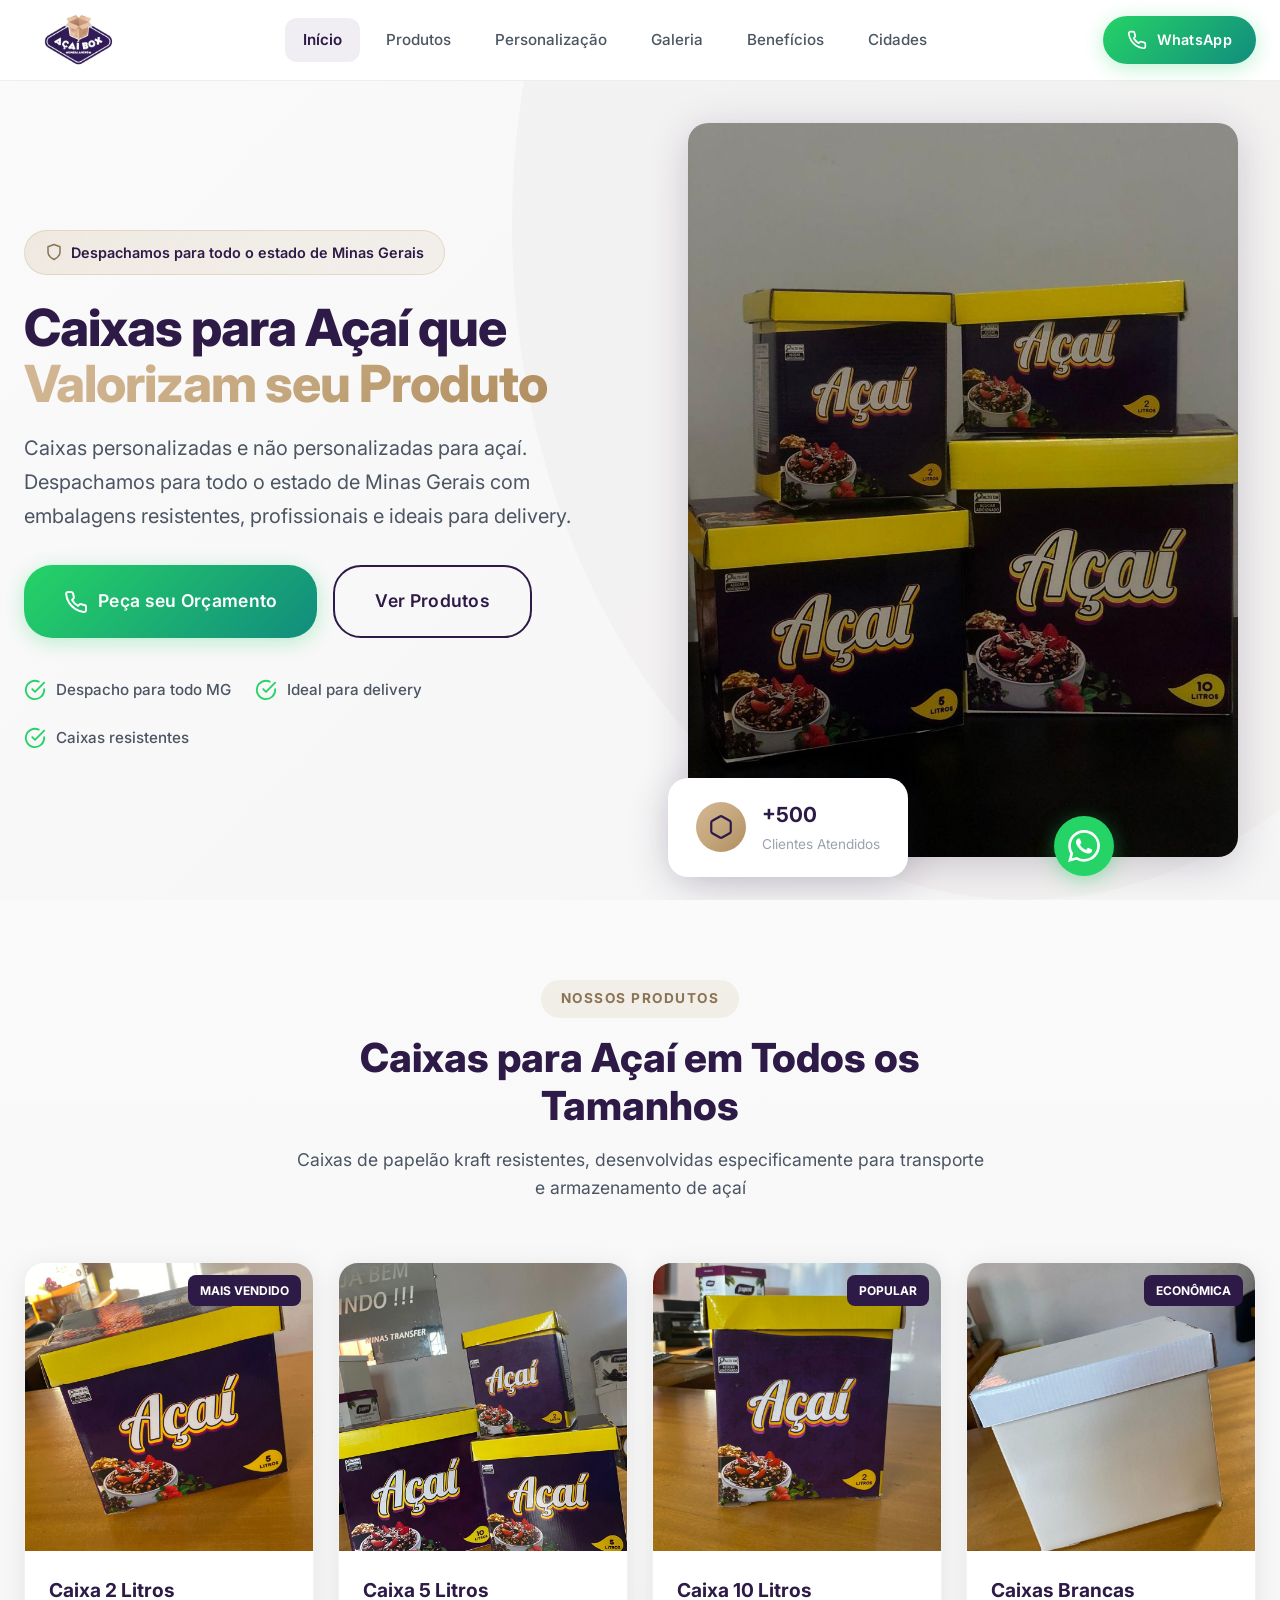
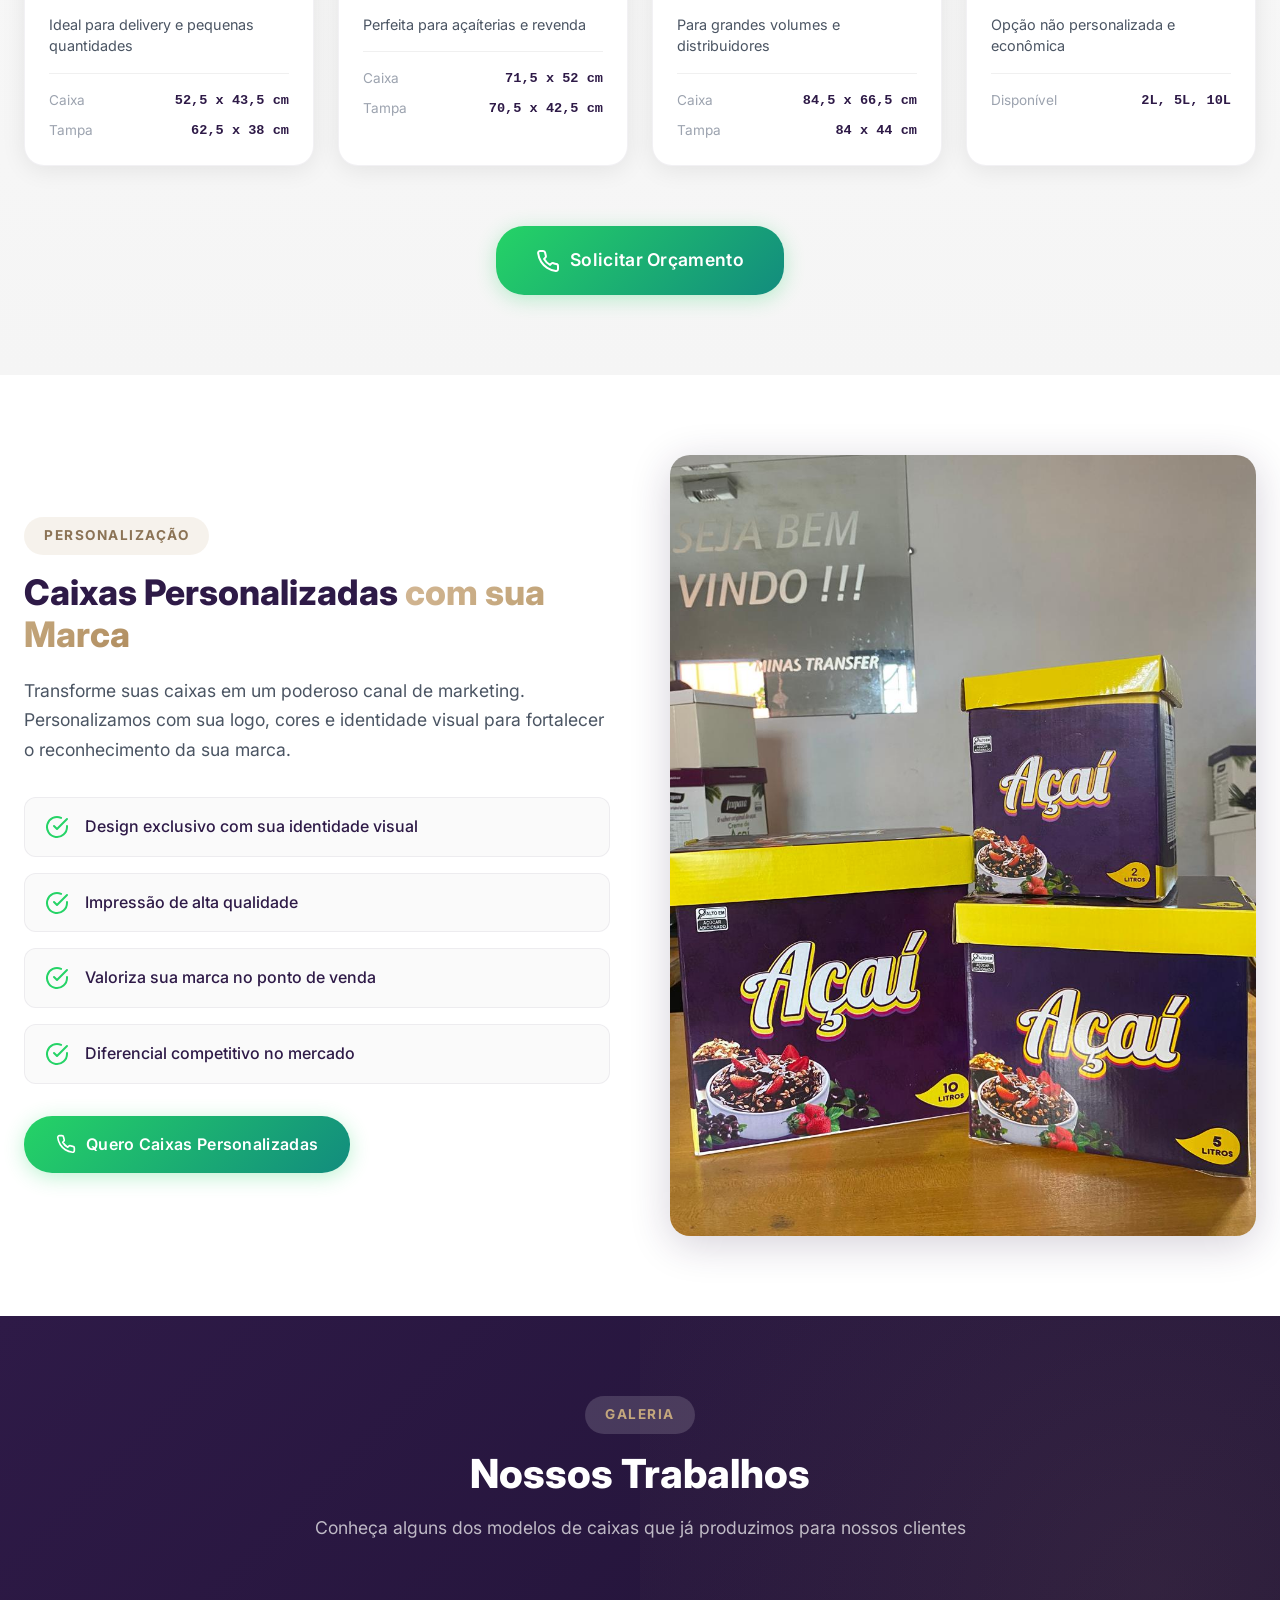
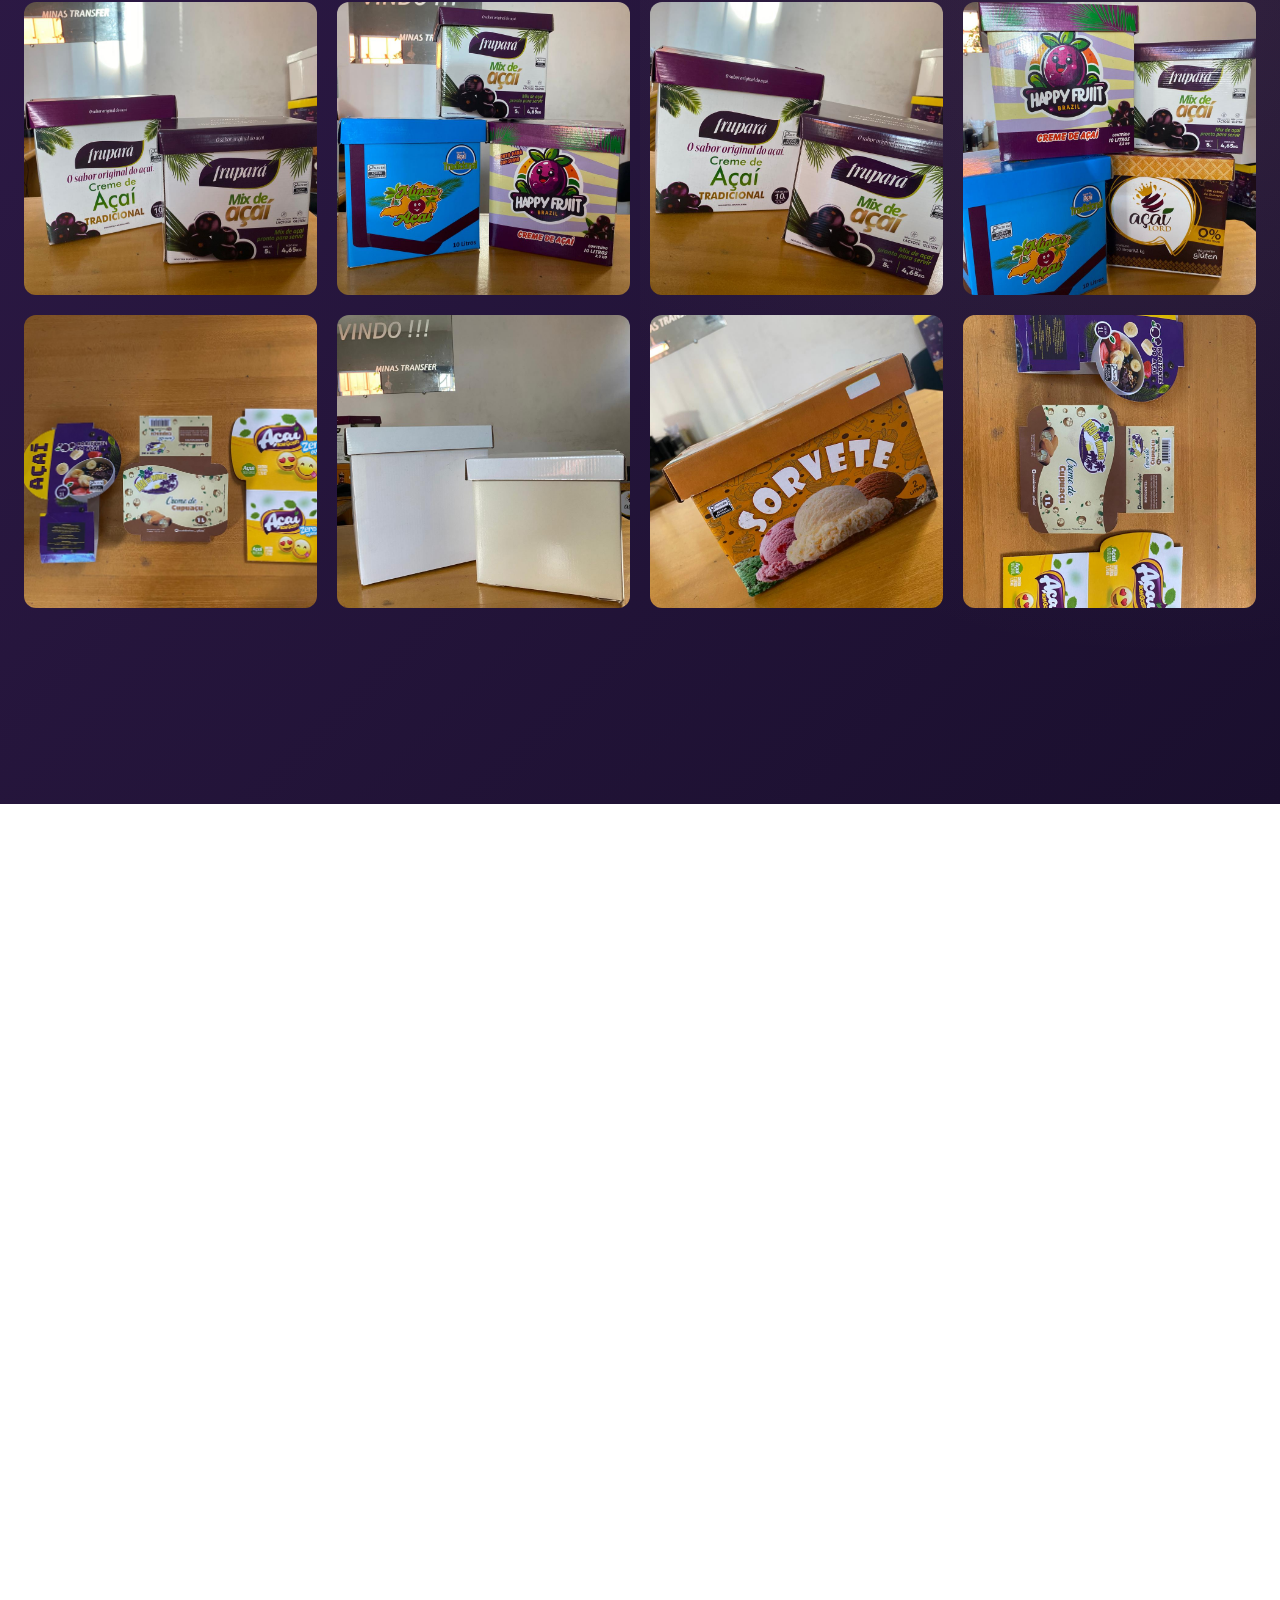
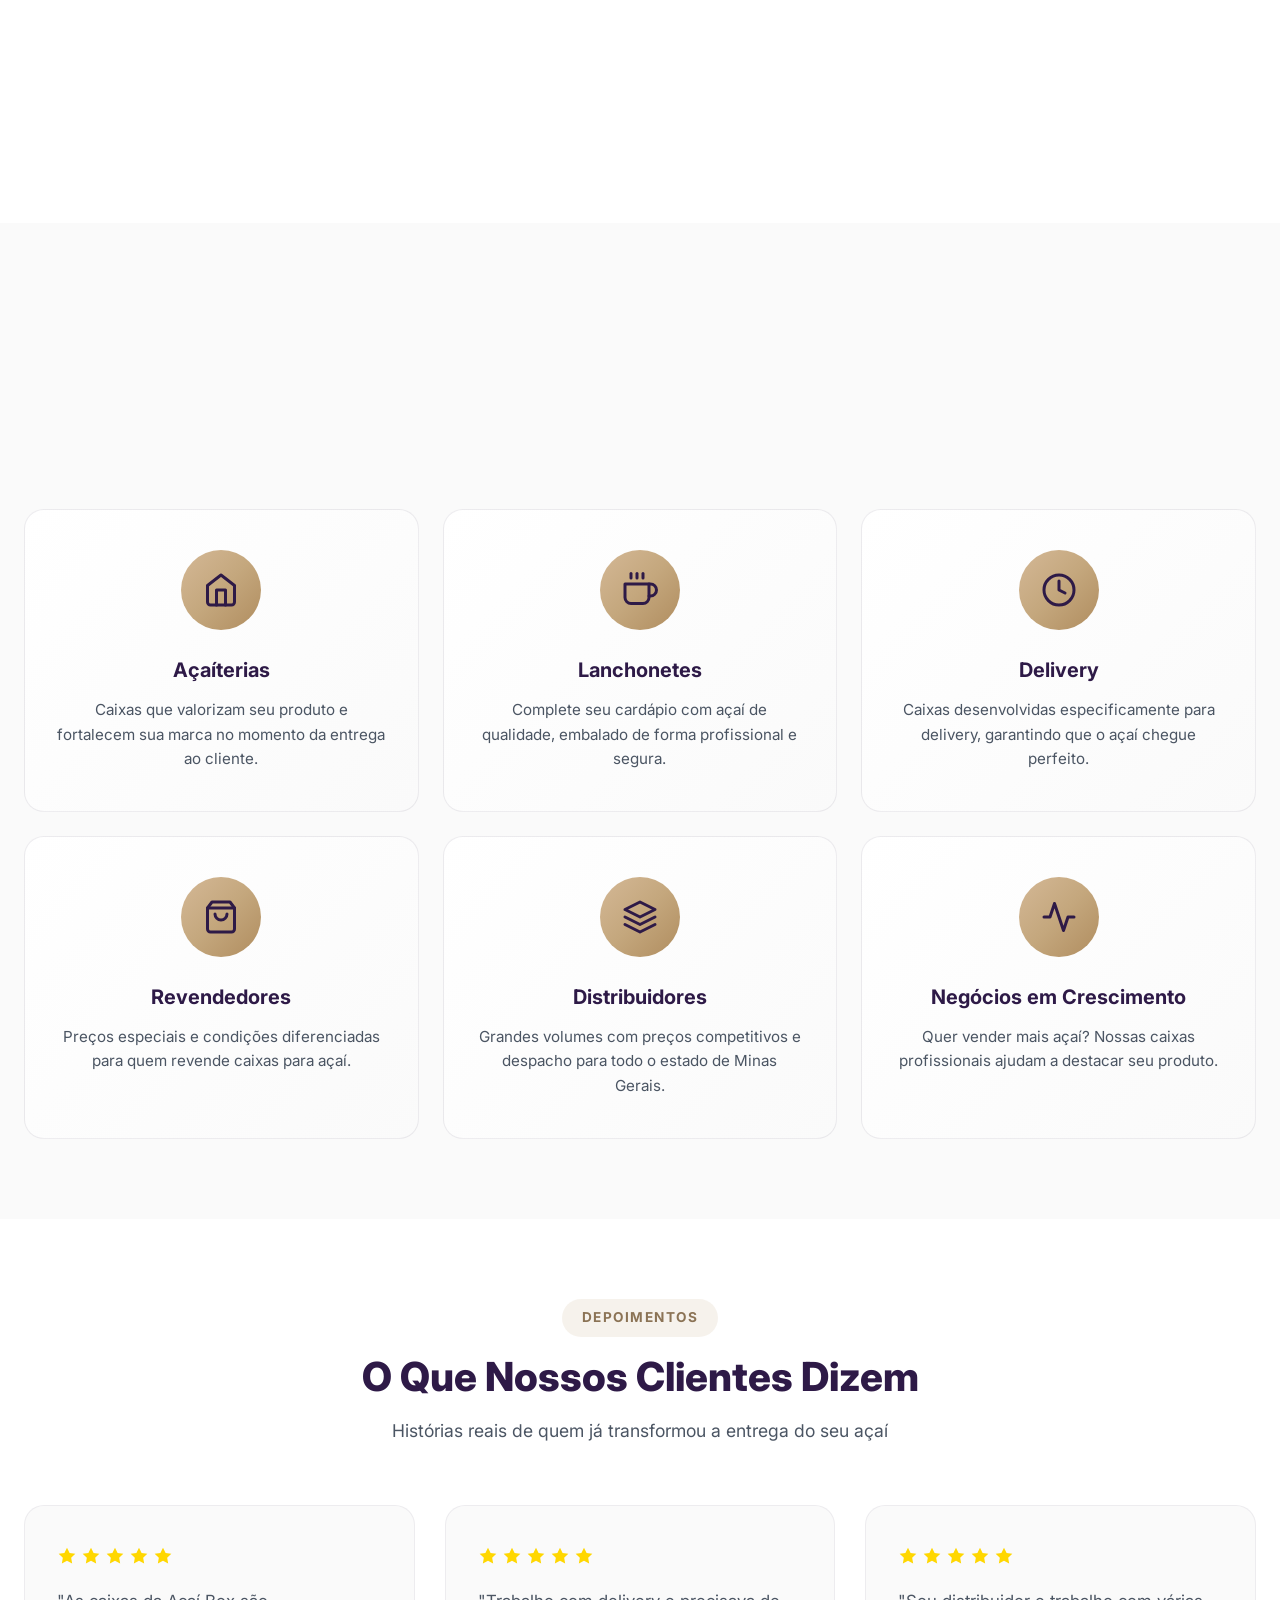
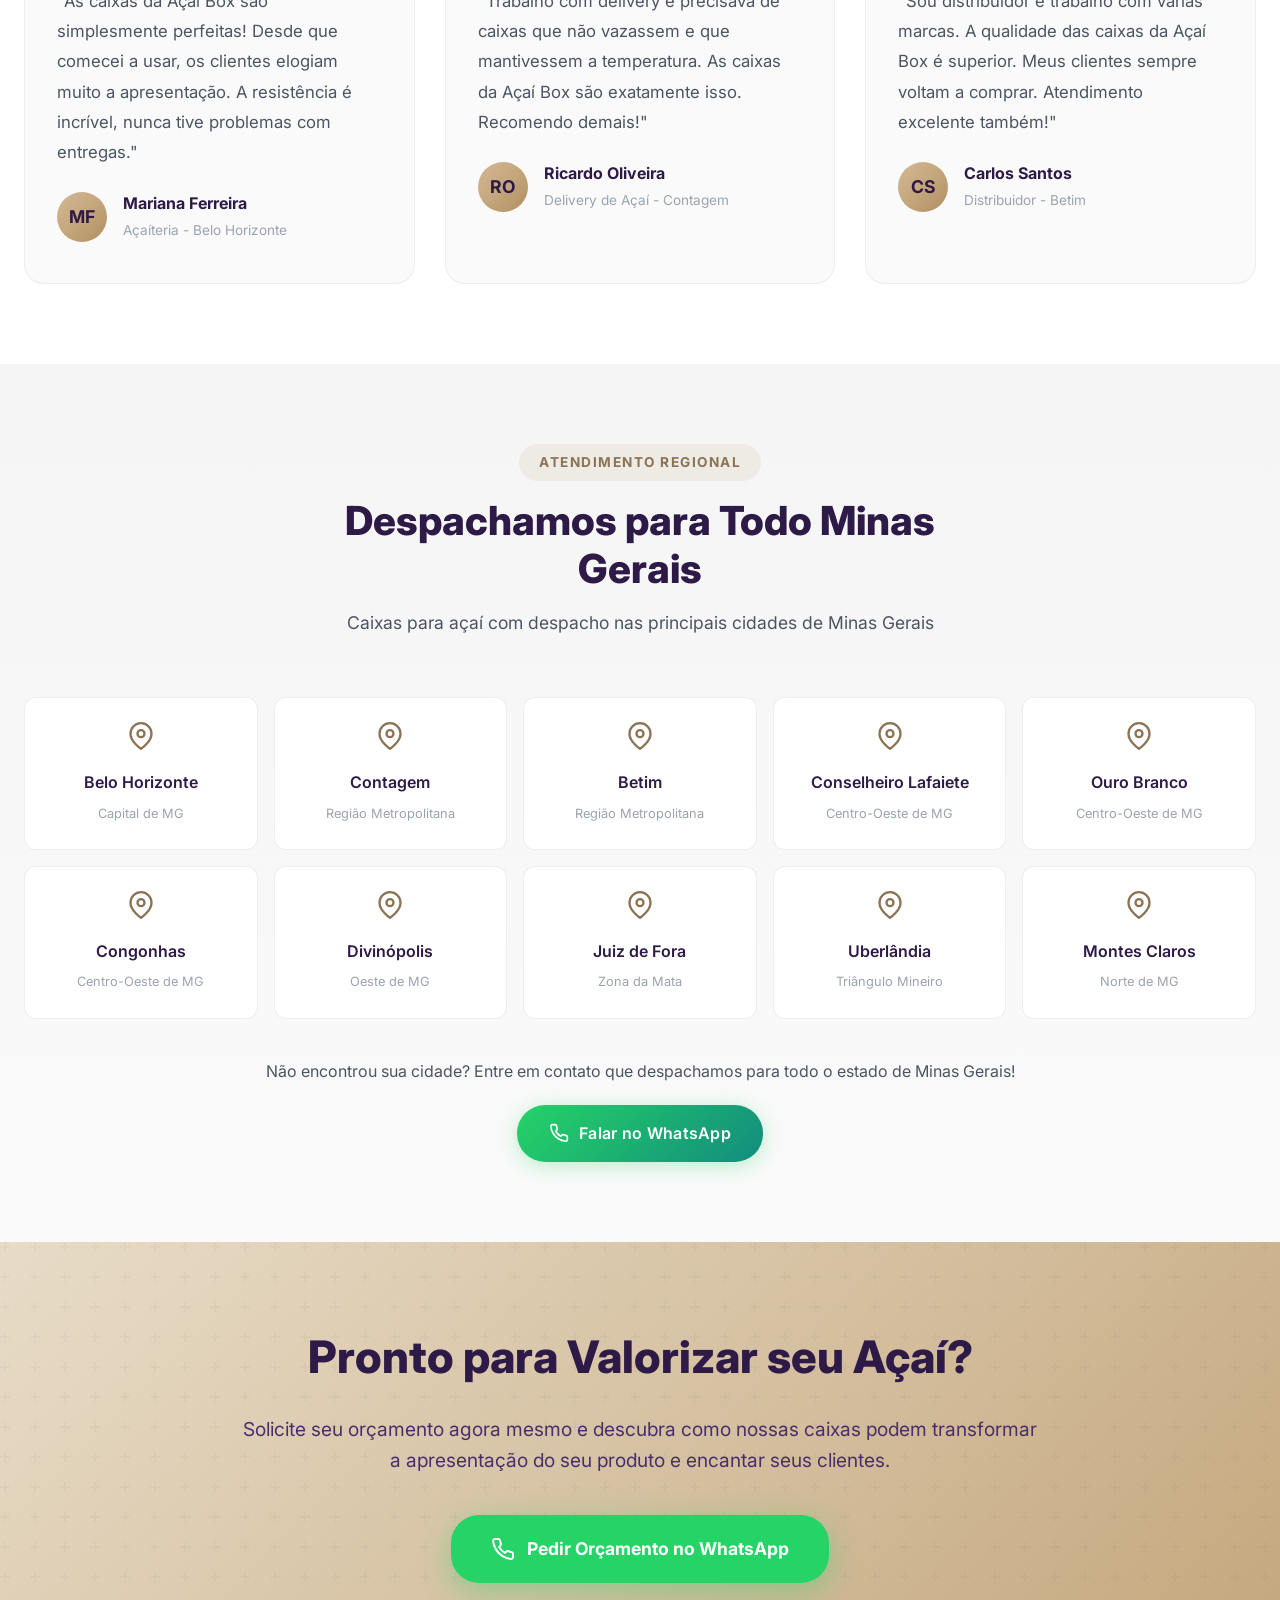
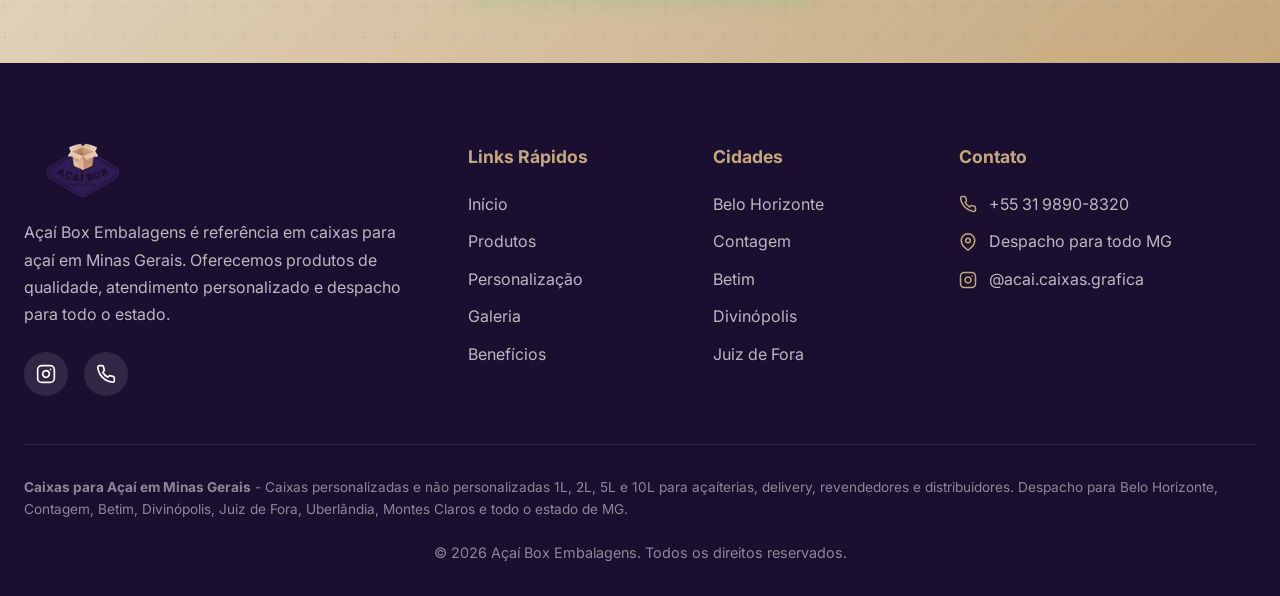
<file: index.html>
<!DOCTYPE html>
<html lang="pt-BR">
<head>
  <meta charset="UTF-8">
  <meta name="viewport" content="width=device-width, initial-scale=1.0">
  <meta name="description" content="Açaí Box Embalagens - Caixas premium para açaí em Minas Gerais. Caixas personalizadas e não personalizadas 1L, 2L, 5L e 10L. Despachamos para todo o estado de MG.">
  <meta name="keywords" content="caixas para açaí, embalagens para açaí, caixas personalizadas açaí, caixas açaí Minas Gerais, embalagens açaí MG">
  <meta name="author" content="Açaí Box Embalagens">
  <meta name="robots" content="index, follow">
  
  <!-- Open Graph -->
  <meta property="og:title" content="Açaí Box Embalagens | Caixas Premium para Açaí em MG">
  <meta property="og:description" content="Caixas personalizadas e não personalizadas para açaí. Despachamos para todo o estado de Minas Gerais. Solicite seu orçamento!">
  <meta property="og:image" content="https://frt553.github.io/acaibox-embalagens/assets/img/logo-acai-box.png">
  <meta property="og:url" content="https://frt553.github.io/acaibox-embalagens/">
  <meta property="og:type" content="website">
  
  <!-- Twitter Card -->
  <meta name="twitter:card" content="summary_large_image">
  <meta name="twitter:title" content="Açaí Box Embalagens | Caixas Premium para Açaí">
  <meta name="twitter:description" content="Caixas personalizadas e não personalizadas para açaí em Minas Gerais.">
  
  <!-- Canonical -->
  <link rel="canonical" href="https://frt553.github.io/acaibox-embalagens/">
  
  <title>Açaí Box Embalagens | Caixas Premium para Açaí em Minas Gerais</title>
  
  <!-- Favicon -->
  <link rel="icon" type="image/png" href="assets/img/logo-acai-box.png">
  
  <!-- Preconnect + Google Fonts -->
  <link rel="preconnect" href="https://fonts.googleapis.com">
  <link rel="preconnect" href="https://fonts.gstatic.com" crossorigin>
  <link href="https://fonts.googleapis.com/css2?family=Inter:wght@400;500;600;700;800&display=swap" rel="stylesheet">
  
  <!-- CSS -->
  <link rel="stylesheet" href="css/style.css">
  
  <!-- Schema.org LocalBusiness -->
  <script type="application/ld+json">
  {
    "@context": "https://schema.org",
    "@type": "LocalBusiness",
    "name": "Açaí Box Embalagens",
    "image": "https://frt553.github.io/acaibox-embalagens/assets/img/logo-acai-box.png",
    "description": "Caixas premium para açaí em Minas Gerais. Caixas personalizadas e não personalizadas 1L, 2L, 5L e 10L.",
    "url": "https://frt553.github.io/acaibox-embalagens/",
    "telephone": "+55 31 9890-8320",
    "email": "contato@acaiboxembalagens.com.br",
    "address": {
      "@type": "PostalAddress",
      "addressRegion": "MG",
      "addressCountry": "BR"
    },
    "areaServed": {
      "@type": "State",
      "name": "Minas Gerais"
    },
    "sameAs": [
      "https://www.instagram.com/acai.caixas.grafica"
    ],
    "priceRange": "$$"
  }
  </script>
  
  <!-- Schema.org Product -->
  <script type="application/ld+json">
  {
    "@context": "https://schema.org",
    "@type": "ItemList",
    "itemListElement": [
      {
        "@type": "Product",
        "name": "Caixa para Açaí 1L",
        "description": "Caixa de papelão kraft resistente para açaí 1 litro",
        "category": "Embalagens"
      },
      {
        "@type": "Product",
        "name": "Caixa para Açaí 2L",
        "description": "Caixa de papelão kraft resistente para açaí 2 litros",
        "category": "Embalagens"
      },
      {
        "@type": "Product",
        "name": "Caixa para Açaí 5L",
        "description": "Caixa de papelão kraft resistente para açaí 5 litros",
        "category": "Embalagens"
      },
      {
        "@type": "Product",
        "name": "Caixa para Açaí 10L",
        "description": "Caixa de papelão kraft resistente para açaí 10 litros",
        "category": "Embalagens"
      }
    ]
  }
  </script>
</head>
<body>
  <!-- Header -->
  <header class="header">
    <div class="container">
      <div class="header-inner">
        <a href="index.html" class="logo">
          <img src="assets/img/logo-acai-box.png" alt="Açaí Box Embalagens — Caixas para Açaí em MG" height="52" width="auto">
        </a>
        
        <nav class="nav-desktop">
          <a href="#inicio" class="nav-link">Início</a>
          <a href="#produtos" class="nav-link">Produtos</a>
          <a href="#personalizacao" class="nav-link">Personalização</a>
          <a href="#galeria" class="nav-link">Galeria</a>
          <a href="#beneficios" class="nav-link">Benefícios</a>
          <a href="#cidades" class="nav-link">Cidades</a>
        </nav>
        
        <div class="header-actions">
          <a href="https://wa.me/553198908320?text=Ol%C3%A1!%20Gostaria%20de%20solicitar%20um%20or%C3%A7amento%20de%20caixas%20para%20a%C3%A7a%C3%AD." target="_blank" rel="noopener" class="btn btn-whatsapp btn-header">
            <svg width="20" height="20" viewBox="0 0 24 24" fill="none" stroke="currentColor" stroke-width="2" stroke-linecap="round" stroke-linejoin="round"><path d="M22 16.92v3a2 2 0 0 1-2.18 2 19.79 19.79 0 0 1-8.63-3.07 19.5 19.5 0 0 1-6-6 19.79 19.79 0 0 1-3.07-8.67A2 2 0 0 1 4.11 2h3a2 2 0 0 1 2 1.72 12.84 12.84 0 0 0 .7 2.81 2 2 0 0 1-.45 2.11L8.09 9.91a16 16 0 0 0 6 6l1.27-1.27a2 2 0 0 1 2.11-.45 12.84 12.84 0 0 0 2.81.7A2 2 0 0 1 22 16.92z"/></svg>
            WhatsApp
          </a>
          <button class="menu-toggle" aria-label="Menu">
            <span></span>
            <span></span>
            <span></span>
          </button>
        </div>
      </div>
    </div>
  </header>
  
  <!-- Mobile Menu -->
  <div class="mobile-menu">
    <button class="mobile-menu-close" aria-label="Fechar menu">
      <svg viewBox="0 0 24 24" fill="none" stroke="currentColor" stroke-width="2" stroke-linecap="round" stroke-linejoin="round"><line x1="18" y1="6" x2="6" y2="18"></line><line x1="6" y1="6" x2="18" y2="18"></line></svg>
    </button>
    <a href="#inicio">Início</a>
    <a href="#produtos">Produtos</a>
    <a href="#personalizacao">Personalização</a>
    <a href="#galeria">Galeria</a>
    <a href="#beneficios">Benefícios</a>
    <a href="#cidades">Cidades</a>
    <a href="https://wa.me/553198908320?text=Ol%C3%A1!%20Gostaria%20de%20solicitar%20um%20or%C3%A7amento%20de%20caixas%20para%20a%C3%A7a%C3%AD." target="_blank" rel="noopener">Falar no WhatsApp</a>
  </div>

  <main>
    <!-- Hero Section -->
    <section id="inicio" class="hero" style="scroll-margin-top: 80px">
      <div class="container">
        <div class="hero-grid">
          <div class="hero-content fade-in">
            <div class="hero-badge">
              <svg viewBox="0 0 24 24" fill="none" stroke="currentColor" stroke-width="2" stroke-linecap="round" stroke-linejoin="round"><path d="M12 22s8-4 8-10V5l-8-3-8 3v7c0 6 8 10 8 10z"/></svg>
              Despachamos para todo o estado de Minas Gerais
            </div>
            <h1 class="hero-title">Caixas para Açaí que <span>Valorizam seu Produto</span></h1>
            <p class="hero-subtitle">Caixas personalizadas e não personalizadas para açaí. Despachamos para todo o estado de Minas Gerais com embalagens resistentes, profissionais e ideais para delivery.</p>
            <div class="hero-buttons">
              <a href="https://wa.me/553198908320?text=Ol%C3%A1!%20Gostaria%20de%20solicitar%20um%20or%C3%A7amento%20de%20caixas%20para%20a%C3%A7a%C3%AD." target="_blank" rel="noopener" class="btn btn-whatsapp btn-lg">
                <svg width="24" height="24" viewBox="0 0 24 24" fill="none" stroke="currentColor" stroke-width="2" stroke-linecap="round" stroke-linejoin="round"><path d="M22 16.92v3a2 2 0 0 1-2.18 2 19.79 19.79 0 0 1-8.63-3.07 19.5 19.5 0 0 1-6-6 19.79 19.79 0 0 1-3.07-8.67A2 2 0 0 1 4.11 2h3a2 2 0 0 1 2 1.72 12.84 12.84 0 0 0 .7 2.81 2 2 0 0 1-.45 2.11L8.09 9.91a16 16 0 0 0 6 6l1.27-1.27a2 2 0 0 1 2.11-.45 12.84 12.84 0 0 0 2.81.7A2 2 0 0 1 22 16.92z"/></svg>
                Peça seu Orçamento
              </a>
              <a href="#produtos" class="btn btn-outline btn-lg">Ver Produtos</a>
            </div>
            <div class="hero-trust">
              <div class="trust-item">
                <svg viewBox="0 0 24 24" fill="none" stroke="currentColor" stroke-width="2" stroke-linecap="round" stroke-linejoin="round"><path d="M22 11.08V12a10 10 0 1 1-5.93-9.14"/><polyline points="22 4 12 14.01 9 11.01"/></svg>
                Despacho para todo MG
              </div>
              <div class="trust-item">
                <svg viewBox="0 0 24 24" fill="none" stroke="currentColor" stroke-width="2" stroke-linecap="round" stroke-linejoin="round"><path d="M22 11.08V12a10 10 0 1 1-5.93-9.14"/><polyline points="22 4 12 14.01 9 11.01"/></svg>
                Ideal para delivery
              </div>
              <div class="trust-item">
                <svg viewBox="0 0 24 24" fill="none" stroke="currentColor" stroke-width="2" stroke-linecap="round" stroke-linejoin="round"><path d="M22 11.08V12a10 10 0 1 1-5.93-9.14"/><polyline points="22 4 12 14.01 9 11.01"/></svg>
                Caixas resistentes
              </div>
            </div>
          </div>
          <div class="hero-image fade-in stagger-2">
            <div class="hero-image-main">
              <img src="assets/img/caixas-acai-todos-tamanhos.jpg" alt="Caixas para açaí em todos os tamanhos - 2L, 5L e 10L" width="550" height="733" loading="eager">
              <div class="hero-image-badge">
                <div class="badge-icon">
                  <svg viewBox="0 0 24 24" fill="none" stroke="currentColor" stroke-width="2" stroke-linecap="round" stroke-linejoin="round"><path d="M21 16V8a2 2 0 0 0-1-1.73l-7-4a2 2 0 0 0-2 0l-7 4A2 2 0 0 0 3 8v8a2 2 0 0 0 1 1.73l7 4a2 2 0 0 0 2 0l7-4A2 2 0 0 0 21 16z"/></svg>
                </div>
                <div class="badge-content">
                  <strong>+500</strong>
                  <span>Clientes Atendidos</span>
                </div>
              </div>
            </div>
          </div>
        </div>
      </div>
    </section>

    <!-- Produtos Section -->
    <section id="produtos" class="produtos section-padding">
      <div class="container">
        <div class="section-header fade-in">
          <span class="section-tag">Nossos Produtos</span>
          <h2 class="section-title">Caixas para Açaí em Todos os Tamanhos</h2>
          <p class="section-subtitle">Caixas de papelão kraft resistentes, desenvolvidas especificamente para transporte e armazenamento de açaí</p>
        </div>
        
        <div class="produtos-grid fade-in">
          <div class="produto-card">
            <div class="produto-imagem">
              <img src="assets/img/caixa-acai-2L.jpg" alt="Caixa para açaí 2 litros" loading="lazy">
              <span class="produto-badge">Mais Vendido</span>
            </div>
            <div class="produto-info">
              <h3>Caixa 2 Litros</h3>
              <p>Ideal para delivery e pequenas quantidades</p>
              <div class="produto-medidas">
                <div class="medida-item">
                  <span>Caixa</span>
                  <span>52,5 x 43,5 cm</span>
                </div>
                <div class="medida-item">
                  <span>Tampa</span>
                  <span>62,5 x 38 cm</span>
                </div>
              </div>
            </div>
          </div>
          
          <div class="produto-card">
            <div class="produto-imagem">
              <img src="assets/img/caixa-acai-5L.jpg" alt="Caixa para açaí 5 litros" loading="lazy">
            </div>
            <div class="produto-info">
              <h3>Caixa 5 Litros</h3>
              <p>Perfeita para açaíterias e revenda</p>
              <div class="produto-medidas">
                <div class="medida-item">
                  <span>Caixa</span>
                  <span>71,5 x 52 cm</span>
                </div>
                <div class="medida-item">
                  <span>Tampa</span>
                  <span>70,5 x 42,5 cm</span>
                </div>
              </div>
            </div>
          </div>
          
          <div class="produto-card">
            <div class="produto-imagem">
              <img src="assets/img/caixa-acai-10L.jpg" alt="Caixa para açaí 10 litros" loading="lazy">
              <span class="produto-badge">Popular</span>
            </div>
            <div class="produto-info">
              <h3>Caixa 10 Litros</h3>
              <p>Para grandes volumes e distribuidores</p>
              <div class="produto-medidas">
                <div class="medida-item">
                  <span>Caixa</span>
                  <span>84,5 x 66,5 cm</span>
                </div>
                <div class="medida-item">
                  <span>Tampa</span>
                  <span>84 x 44 cm</span>
                </div>
              </div>
            </div>
          </div>
          
          <div class="produto-card">
            <div class="produto-imagem">
              <img src="assets/img/caixas-brancas.jpg" alt="Caixas brancas sem personalização" loading="lazy">
              <span class="produto-badge">Econômica</span>
            </div>
            <div class="produto-info">
              <h3>Caixas Brancas</h3>
              <p>Opção não personalizada e econômica</p>
              <div class="produto-medidas">
                <div class="medida-item">
                  <span>Disponível</span>
                  <span>2L, 5L, 10L</span>
                </div>
              </div>
            </div>
          </div>
        </div>
        
        <div class="text-center fade-in">
          <a href="https://wa.me/553198908320?text=Ol%C3%A1!%20Gostaria%20de%20solicitar%20um%20or%C3%A7amento%20de%20caixas%20para%20a%C3%A7a%C3%AD." target="_blank" rel="noopener" class="btn btn-whatsapp btn-lg">
            <svg width="24" height="24" viewBox="0 0 24 24" fill="none" stroke="currentColor" stroke-width="2" stroke-linecap="round" stroke-linejoin="round"><path d="M22 16.92v3a2 2 0 0 1-2.18 2 19.79 19.79 0 0 1-8.63-3.07 19.5 19.5 0 0 1-6-6 19.79 19.79 0 0 1-3.07-8.67A2 2 0 0 1 4.11 2h3a2 2 0 0 1 2 1.72 12.84 12.84 0 0 0 .7 2.81 2 2 0 0 1-.45 2.11L8.09 9.91a16 16 0 0 0 6 6l1.27-1.27a2 2 0 0 1 2.11-.45 12.84 12.84 0 0 0 2.81.7A2 2 0 0 1 22 16.92z"/></svg>
            Solicitar Orçamento
          </a>
        </div>
      </div>
    </section>

    <!-- Personalização Section -->
    <section id="personalizacao" class="personalizacao section-padding">
      <div class="container">
        <div class="personalizacao-grid">
          <div class="personalizacao-content fade-in">
            <span class="section-tag">Personalização</span>
            <h2>Caixas Personalizadas <span>com sua Marca</span></h2>
            <p>Transforme suas caixas em um poderoso canal de marketing. Personalizamos com sua logo, cores e identidade visual para fortalecer o reconhecimento da sua marca.</p>
            
            <div class="personalizacao-beneficios">
              <div class="personalizacao-item">
                <svg viewBox="0 0 24 24" fill="none" stroke="currentColor" stroke-width="2" stroke-linecap="round" stroke-linejoin="round"><path d="M22 11.08V12a10 10 0 1 1-5.93-9.14"/><polyline points="22 4 12 14.01 9 11.01"/></svg>
                <span>Design exclusivo com sua identidade visual</span>
              </div>
              <div class="personalizacao-item">
                <svg viewBox="0 0 24 24" fill="none" stroke="currentColor" stroke-width="2" stroke-linecap="round" stroke-linejoin="round"><path d="M22 11.08V12a10 10 0 1 1-5.93-9.14"/><polyline points="22 4 12 14.01 9 11.01"/></svg>
                <span>Impressão de alta qualidade</span>
              </div>
              <div class="personalizacao-item">
                <svg viewBox="0 0 24 24" fill="none" stroke="currentColor" stroke-width="2" stroke-linecap="round" stroke-linejoin="round"><path d="M22 11.08V12a10 10 0 1 1-5.93-9.14"/><polyline points="22 4 12 14.01 9 11.01"/></svg>
                <span>Valoriza sua marca no ponto de venda</span>
              </div>
              <div class="personalizacao-item">
                <svg viewBox="0 0 24 24" fill="none" stroke="currentColor" stroke-width="2" stroke-linecap="round" stroke-linejoin="round"><path d="M22 11.08V12a10 10 0 1 1-5.93-9.14"/><polyline points="22 4 12 14.01 9 11.01"/></svg>
                <span>Diferencial competitivo no mercado</span>
              </div>
            </div>
            
            <a href="https://wa.me/553198908320?text=Ol%C3%A1!%20Gostaria%20de%20solicitar%20um%20or%C3%A7amento%20de%20caixas%20personalizadas%20para%20a%C3%A7a%C3%AD." target="_blank" rel="noopener" class="btn btn-whatsapp">
              <svg width="20" height="20" viewBox="0 0 24 24" fill="none" stroke="currentColor" stroke-width="2" stroke-linecap="round" stroke-linejoin="round"><path d="M22 16.92v3a2 2 0 0 1-2.18 2 19.79 19.79 0 0 1-8.63-3.07 19.5 19.5 0 0 1-6-6 19.79 19.79 0 0 1-3.07-8.67A2 2 0 0 1 4.11 2h3a2 2 0 0 1 2 1.72 12.84 12.84 0 0 0 .7 2.81 2 2 0 0 1-.45 2.11L8.09 9.91a16 16 0 0 0 6 6l1.27-1.27a2 2 0 0 1 2.11-.45 12.84 12.84 0 0 0 2.81.7A2 2 0 0 1 22 16.92z"/></svg>
              Quero Caixas Personalizadas
            </a>
          </div>
          
          <div class="personalizacao-imagem fade-in stagger-2">
            <img src="assets/img/caixas-acai-composicao-1.jpg" alt="Caixas personalizadas para açaí" loading="lazy">
          </div>
        </div>
      </div>
    </section>

    <!-- Galeria Section -->
    <section id="galeria" class="galeria section-padding">
      <div class="container">
        <div class="section-header fade-in">
          <span class="section-tag" style="background: rgba(255,255,255,0.15); color: var(--kraft-principal);">Galeria</span>
          <h2 class="section-title">Nossos Trabalhos</h2>
          <p class="section-subtitle">Conheça alguns dos modelos de caixas que já produzimos para nossos clientes</p>
        </div>
        
        <div class="galeria-grid fade-in">
          <div class="galeria-item">
            <img src="assets/img/cliente-frupara.jpg" alt="Caixa personalizada Frupará" loading="lazy">
            <div class="galeria-overlay">
              <span>Frupará</span>
            </div>
          </div>
          <div class="galeria-item">
            <img src="assets/img/clientes-varios-1.jpg" alt="Caixas personalizadas Happy Fruit e Minas Açaí" loading="lazy">
            <div class="galeria-overlay">
              <span>Happy Fruit & Minas Açaí</span>
            </div>
          </div>
          <div class="galeria-item">
            <img src="assets/img/cliente-frupara-2.jpg" alt="Caixa personalizada Frupará Mix" loading="lazy">
            <div class="galeria-overlay">
              <span>Frupará Mix</span>
            </div>
          </div>
          <div class="galeria-item">
            <img src="assets/img/clientes-varios-2.jpg" alt="Caixas personalizadas Açaí Lord" loading="lazy">
            <div class="galeria-overlay">
              <span>Açaí Lord</span>
            </div>
          </div>
          <div class="galeria-item">
            <img src="assets/img/modelos-clientes-abertos.jpg" alt="Modelos de caixas personalizadas" loading="lazy">
            <div class="galeria-overlay">
              <span>Modelos Personalizados</span>
            </div>
          </div>
          <div class="galeria-item">
            <img src="assets/img/modelos-clientes-varios.jpg" alt="Variedade de modelos de caixas" loading="lazy">
            <div class="galeria-overlay">
              <span>Variedade de Modelos</span>
            </div>
          </div>
          <div class="galeria-item">
            <img src="assets/img/caixa-sorvete.jpg" alt="Caixa para sorvete personalizada" loading="lazy">
            <div class="galeria-overlay">
              <span>Caixas para Sorvete</span>
            </div>
          </div>
          <div class="galeria-item">
            <img src="assets/img/caixas-acai-composicao-2.jpg" alt="Composição de caixas de açaí" loading="lazy">
            <div class="galeria-overlay">
              <span>Linha Completa</span>
            </div>
          </div>
        </div>
        
        <div class="galeria-cta fade-in">
          <a href="https://wa.me/553198908320?text=Ol%C3%A1!%20Gostaria%20de%20solicitar%20um%20or%C3%A7amento%20de%20caixas%20personalizadas%20para%20a%C3%A7a%C3%AD." target="_blank" rel="noopener" class="btn btn-kraft btn-lg">
            Quero uma Caixa Personalizada
          </a>
        </div>
      </div>
    </section>

    <!-- Benefícios Section -->
    <section id="beneficios" class="beneficios section-padding">
      <div class="container">
        <div class="section-header fade-in">
          <span class="section-tag">Por que escolher</span>
          <h2 class="section-title">Benefícios das Nossas Caixas</h2>
          <p class="section-subtitle">Caixas desenvolvidas para proteger seu produto e valorizar sua marca</p>
        </div>
        
        <div class="beneficios-grid">
          <div class="beneficio-card fade-in stagger-1">
            <div class="beneficio-icon">
              <svg viewBox="0 0 24 24" fill="none" stroke="currentColor" stroke-width="2" stroke-linecap="round" stroke-linejoin="round"><path d="M12 22s8-4 8-10V5l-8-3-8 3v7c0 6 8 10 8 10z"/></svg>
            </div>
            <h3>Caixas Resistentes</h3>
            <p>Material de alta qualidade que protege seu açaí durante o transporte. Nossas caixas suportam peso e mantêm a integridade do produto.</p>
          </div>
          
          <div class="beneficio-card fade-in stagger-2">
            <div class="beneficio-icon">
              <svg viewBox="0 0 24 24" fill="none" stroke="currentColor" stroke-width="2" stroke-linecap="round" stroke-linejoin="round"><polygon points="12 2 15.09 8.26 22 9.27 17 14.14 18.18 21.02 12 17.77 5.82 21.02 7 14.14 2 9.27 8.91 8.26 12 2"/></svg>
            </div>
            <h3>Design Profissional</h3>
            <p>Apresentação premium que valoriza seu produto e impressiona seus clientes. Caixas que transmitem qualidade e cuidado.</p>
          </div>
          
          <div class="beneficio-card fade-in stagger-3">
            <div class="beneficio-icon">
              <svg viewBox="0 0 24 24" fill="none" stroke="currentColor" stroke-width="2" stroke-linecap="round" stroke-linejoin="round"><rect x="2" y="7" width="20" height="14" rx="2" ry="2"/><path d="M16 21V5a2 2 0 0 0-2-2h-4a2 2 0 0 0-2 2v16"/></svg>
            </div>
            <h3>Ideal para Delivery</h3>
            <p>Desenvolvidas especificamente para delivery de açaí. Tampa segura, vedação perfeita e fácil transporte.</p>
          </div>
          
          <div class="beneficio-card fade-in stagger-1">
            <div class="beneficio-icon">
              <svg viewBox="0 0 24 24" fill="none" stroke="currentColor" stroke-width="2" stroke-linecap="round" stroke-linejoin="round"><path d="M17 21v-2a4 4 0 0 0-4-4H5a4 4 0 0 0-4 4v2"/><circle cx="9" cy="7" r="4"/><path d="M23 21v-2a4 4 0 0 0-3-3.87"/><path d="M16 3.13a4 4 0 0 1 0 7.75"/></svg>
            </div>
            <h3>Personalização</h3>
            <p>Caixas personalizadas com sua marca, logo e identidade visual. Fortaleça o reconhecimento da sua empresa.</p>
          </div>
          
          <div class="beneficio-card fade-in stagger-2">
            <div class="beneficio-icon">
              <svg viewBox="0 0 24 24" fill="none" stroke="currentColor" stroke-width="2" stroke-linecap="round" stroke-linejoin="round"><path d="M21 10c0 7-9 13-9 13s-9-6-9-13a9 9 0 0 1 18 0z"/><circle cx="12" cy="10" r="3"/></svg>
            </div>
            <h3>Despacho para MG</h3>
            <p>Despachamos para todo o estado de Minas Gerais. Seja em Belo Horizonte, interior ou qualquer cidade mineira.</p>
          </div>
          
          <div class="beneficio-card fade-in stagger-3">
            <div class="beneficio-icon">
              <svg viewBox="0 0 24 24" fill="none" stroke="currentColor" stroke-width="2" stroke-linecap="round" stroke-linejoin="round"><path d="M12 2L2 7l10 5 10-5-10-5z"/><path d="M2 17l10 5 10-5"/><path d="M2 12l10 5 10-5"/></svg>
            </div>
            <h3>Diversos Tamanhos</h3>
            <p>Caixas 1L, 2L, 5L e 10L para atender desde pequenas açaíterias até grandes distribuidoras.</p>
          </div>
        </div>
      </div>
    </section>

    <!-- Para Quem É Section -->
    <section id="para-quem" class="publico section-padding">
      <div class="container">
        <div class="section-header fade-in">
          <span class="section-tag">Nosso Público</span>
          <h2 class="section-title">Para Quem São Nossas Caixas</h2>
          <p class="section-subtitle">Soluções completas para diferentes tipos de negócios no ramo de açaí</p>
        </div>
        
        <div class="publico-grid">
          <div class="publico-card fade-in stagger-1">
            <div class="publico-icon">
              <svg viewBox="0 0 24 24" fill="none" stroke="currentColor" stroke-width="2" stroke-linecap="round" stroke-linejoin="round"><path d="M3 9l9-7 9 7v11a2 2 0 0 1-2 2H5a2 2 0 0 1-2-2z"/><polyline points="9 22 9 12 15 12 15 22"/></svg>
            </div>
            <h3>Açaíterias</h3>
            <p>Caixas que valorizam seu produto e fortalecem sua marca no momento da entrega ao cliente.</p>
          </div>
          
          <div class="publico-card fade-in stagger-2">
            <div class="publico-icon">
              <svg viewBox="0 0 24 24" fill="none" stroke="currentColor" stroke-width="2" stroke-linecap="round" stroke-linejoin="round"><path d="M18 8h1a4 4 0 0 1 0 8h-1"/><path d="M2 8h16v9a4 4 0 0 1-4 4H6a4 4 0 0 1-4-4V8z"/><line x1="6" y1="1" x2="6" y2="4"/><line x1="10" y1="1" x2="10" y2="4"/><line x1="14" y1="1" x2="14" y2="4"/></svg>
            </div>
            <h3>Lanchonetes</h3>
            <p>Complete seu cardápio com açaí de qualidade, embalado de forma profissional e segura.</p>
          </div>
          
          <div class="publico-card fade-in stagger-3">
            <div class="publico-icon">
              <svg viewBox="0 0 24 24" fill="none" stroke="currentColor" stroke-width="2" stroke-linecap="round" stroke-linejoin="round"><circle cx="12" cy="12" r="10"/><polyline points="12 6 12 12 16 14"/></svg>
            </div>
            <h3>Delivery</h3>
            <p>Caixas desenvolvidas especificamente para delivery, garantindo que o açaí chegue perfeito.</p>
          </div>
          
          <div class="publico-card fade-in stagger-1">
            <div class="publico-icon">
              <svg viewBox="0 0 24 24" fill="none" stroke="currentColor" stroke-width="2" stroke-linecap="round" stroke-linejoin="round"><path d="M6 2L3 6v14a2 2 0 0 0 2 2h14a2 2 0 0 0 2-2V6l-3-4z"/><line x1="3" y1="6" x2="21" y2="6"/><path d="M16 10a4 4 0 0 1-8 0"/></svg>
            </div>
            <h3>Revendedores</h3>
            <p>Preços especiais e condições diferenciadas para quem revende caixas para açaí.</p>
          </div>
          
          <div class="publico-card fade-in stagger-2">
            <div class="publico-icon">
              <svg viewBox="0 0 24 24" fill="none" stroke="currentColor" stroke-width="2" stroke-linecap="round" stroke-linejoin="round"><path d="M12 2L2 7l10 5 10-5-10-5z"/><path d="M2 17l10 5 10-5"/><path d="M2 12l10 5 10-5"/></svg>
            </div>
            <h3>Distribuidores</h3>
            <p>Grandes volumes com preços competitivos e despacho para todo o estado de Minas Gerais.</p>
          </div>
          
          <div class="publico-card fade-in stagger-3">
            <div class="publico-icon">
              <svg viewBox="0 0 24 24" fill="none" stroke="currentColor" stroke-width="2" stroke-linecap="round" stroke-linejoin="round"><polyline points="22 12 18 12 15 21 9 3 6 12 2 12"/></svg>
            </div>
            <h3>Negócios em Crescimento</h3>
            <p>Quer vender mais açaí? Nossas caixas profissionais ajudam a destacar seu produto.</p>
          </div>
        </div>
      </div>
    </section>

    <!-- Depoimentos Section -->
    <section id="depoimentos" class="depoimentos section-padding">
      <div class="container">
        <div class="section-header fade-in">
          <span class="section-tag">Depoimentos</span>
          <h2 class="section-title">O Que Nossos Clientes Dizem</h2>
          <p class="section-subtitle">Histórias reais de quem já transformou a entrega do seu açaí</p>
        </div>
        
        <div class="depoimentos-grid">
          <div class="depoimento-card fade-in stagger-1">
            <div class="depoimento-stars">
              <svg viewBox="0 0 24 24" fill="currentColor" stroke="none"><polygon points="12 2 15.09 8.26 22 9.27 17 14.14 18.18 21.02 12 17.77 5.82 21.02 7 14.14 2 9.27 8.91 8.26 12 2"/></svg>
              <svg viewBox="0 0 24 24" fill="currentColor" stroke="none"><polygon points="12 2 15.09 8.26 22 9.27 17 14.14 18.18 21.02 12 17.77 5.82 21.02 7 14.14 2 9.27 8.91 8.26 12 2"/></svg>
              <svg viewBox="0 0 24 24" fill="currentColor" stroke="none"><polygon points="12 2 15.09 8.26 22 9.27 17 14.14 18.18 21.02 12 17.77 5.82 21.02 7 14.14 2 9.27 8.91 8.26 12 2"/></svg>
              <svg viewBox="0 0 24 24" fill="currentColor" stroke="none"><polygon points="12 2 15.09 8.26 22 9.27 17 14.14 18.18 21.02 12 17.77 5.82 21.02 7 14.14 2 9.27 8.91 8.26 12 2"/></svg>
              <svg viewBox="0 0 24 24" fill="currentColor" stroke="none"><polygon points="12 2 15.09 8.26 22 9.27 17 14.14 18.18 21.02 12 17.77 5.82 21.02 7 14.14 2 9.27 8.91 8.26 12 2"/></svg>
            </div>
            <p class="depoimento-texto">"As caixas da Açaí Box são simplesmente perfeitas! Desde que comecei a usar, os clientes elogiam muito a apresentação. A resistência é incrível, nunca tive problemas com entregas."</p>
            <div class="depoimento-autor">
              <div class="autor-avatar">MF</div>
              <div class="autor-info">
                <strong>Mariana Ferreira</strong>
                <span>Açaíteria - Belo Horizonte</span>
              </div>
            </div>
          </div>
          
          <div class="depoimento-card fade-in stagger-2">
            <div class="depoimento-stars">
              <svg viewBox="0 0 24 24" fill="currentColor" stroke="none"><polygon points="12 2 15.09 8.26 22 9.27 17 14.14 18.18 21.02 12 17.77 5.82 21.02 7 14.14 2 9.27 8.91 8.26 12 2"/></svg>
              <svg viewBox="0 0 24 24" fill="currentColor" stroke="none"><polygon points="12 2 15.09 8.26 22 9.27 17 14.14 18.18 21.02 12 17.77 5.82 21.02 7 14.14 2 9.27 8.91 8.26 12 2"/></svg>
              <svg viewBox="0 0 24 24" fill="currentColor" stroke="none"><polygon points="12 2 15.09 8.26 22 9.27 17 14.14 18.18 21.02 12 17.77 5.82 21.02 7 14.14 2 9.27 8.91 8.26 12 2"/></svg>
              <svg viewBox="0 0 24 24" fill="currentColor" stroke="none"><polygon points="12 2 15.09 8.26 22 9.27 17 14.14 18.18 21.02 12 17.77 5.82 21.02 7 14.14 2 9.27 8.91 8.26 12 2"/></svg>
              <svg viewBox="0 0 24 24" fill="currentColor" stroke="none"><polygon points="12 2 15.09 8.26 22 9.27 17 14.14 18.18 21.02 12 17.77 5.82 21.02 7 14.14 2 9.27 8.91 8.26 12 2"/></svg>
            </div>
            <p class="depoimento-texto">"Trabalho com delivery e precisava de caixas que não vazassem e que mantivessem a temperatura. As caixas da Açaí Box são exatamente isso. Recomendo demais!"</p>
            <div class="depoimento-autor">
              <div class="autor-avatar">RO</div>
              <div class="autor-info">
                <strong>Ricardo Oliveira</strong>
                <span>Delivery de Açaí - Contagem</span>
              </div>
            </div>
          </div>
          
          <div class="depoimento-card fade-in stagger-3">
            <div class="depoimento-stars">
              <svg viewBox="0 0 24 24" fill="currentColor" stroke="none"><polygon points="12 2 15.09 8.26 22 9.27 17 14.14 18.18 21.02 12 17.77 5.82 21.02 7 14.14 2 9.27 8.91 8.26 12 2"/></svg>
              <svg viewBox="0 0 24 24" fill="currentColor" stroke="none"><polygon points="12 2 15.09 8.26 22 9.27 17 14.14 18.18 21.02 12 17.77 5.82 21.02 7 14.14 2 9.27 8.91 8.26 12 2"/></svg>
              <svg viewBox="0 0 24 24" fill="currentColor" stroke="none"><polygon points="12 2 15.09 8.26 22 9.27 17 14.14 18.18 21.02 12 17.77 5.82 21.02 7 14.14 2 9.27 8.91 8.26 12 2"/></svg>
              <svg viewBox="0 0 24 24" fill="currentColor" stroke="none"><polygon points="12 2 15.09 8.26 22 9.27 17 14.14 18.18 21.02 12 17.77 5.82 21.02 7 14.14 2 9.27 8.91 8.26 12 2"/></svg>
              <svg viewBox="0 0 24 24" fill="currentColor" stroke="none"><polygon points="12 2 15.09 8.26 22 9.27 17 14.14 18.18 21.02 12 17.77 5.82 21.02 7 14.14 2 9.27 8.91 8.26 12 2"/></svg>
            </div>
            <p class="depoimento-texto">"Sou distribuidor e trabalho com várias marcas. A qualidade das caixas da Açaí Box é superior. Meus clientes sempre voltam a comprar. Atendimento excelente também!"</p>
            <div class="depoimento-autor">
              <div class="autor-avatar">CS</div>
              <div class="autor-info">
                <strong>Carlos Santos</strong>
                <span>Distribuidor - Betim</span>
              </div>
            </div>
          </div>
        </div>
      </div>
    </section>

    <!-- Cidades Section -->
    <section id="cidades" class="cidades section-padding">
      <div class="container">
        <div class="section-header fade-in">
          <span class="section-tag">Atendimento Regional</span>
          <h2 class="section-title">Despachamos para Todo Minas Gerais</h2>
          <p class="section-subtitle">Caixas para açaí com despacho nas principais cidades de Minas Gerais</p>
        </div>
        
        <div class="cidades-grid">
          <a href="paginas/embalagens-acai-belo-horizonte.html" class="cidade-card fade-in stagger-1">
            <svg viewBox="0 0 24 24" fill="none" stroke="currentColor" stroke-width="2" stroke-linecap="round" stroke-linejoin="round"><path d="M21 10c0 7-9 13-9 13s-9-6-9-13a9 9 0 0 1 18 0z"/><circle cx="12" cy="10" r="3"/></svg>
            <h4>Belo Horizonte</h4>
            <span>Capital de MG</span>
          </a>
          
          <a href="paginas/embalagens-acai-contagem.html" class="cidade-card fade-in stagger-2">
            <svg viewBox="0 0 24 24" fill="none" stroke="currentColor" stroke-width="2" stroke-linecap="round" stroke-linejoin="round"><path d="M21 10c0 7-9 13-9 13s-9-6-9-13a9 9 0 0 1 18 0z"/><circle cx="12" cy="10" r="3"/></svg>
            <h4>Contagem</h4>
            <span>Região Metropolitana</span>
          </a>
          
          <a href="paginas/embalagens-acai-betim.html" class="cidade-card fade-in stagger-3">
            <svg viewBox="0 0 24 24" fill="none" stroke="currentColor" stroke-width="2" stroke-linecap="round" stroke-linejoin="round"><path d="M21 10c0 7-9 13-9 13s-9-6-9-13a9 9 0 0 1 18 0z"/><circle cx="12" cy="10" r="3"/></svg>
            <h4>Betim</h4>
            <span>Região Metropolitana</span>
          </a>
          
          <a href="paginas/embalagens-acai-conselheiro-lafaiete.html" class="cidade-card fade-in stagger-4">
            <svg viewBox="0 0 24 24" fill="none" stroke="currentColor" stroke-width="2" stroke-linecap="round" stroke-linejoin="round"><path d="M21 10c0 7-9 13-9 13s-9-6-9-13a9 9 0 0 1 18 0z"/><circle cx="12" cy="10" r="3"/></svg>
            <h4>Conselheiro Lafaiete</h4>
            <span>Centro-Oeste de MG</span>
          </a>
          
          <a href="paginas/embalagens-acai-ouro-branco.html" class="cidade-card fade-in stagger-5">
            <svg viewBox="0 0 24 24" fill="none" stroke="currentColor" stroke-width="2" stroke-linecap="round" stroke-linejoin="round"><path d="M21 10c0 7-9 13-9 13s-9-6-9-13a9 9 0 0 1 18 0z"/><circle cx="12" cy="10" r="3"/></svg>
            <h4>Ouro Branco</h4>
            <span>Centro-Oeste de MG</span>
          </a>
          
          <a href="paginas/embalagens-acai-congonhas.html" class="cidade-card fade-in stagger-1">
            <svg viewBox="0 0 24 24" fill="none" stroke="currentColor" stroke-width="2" stroke-linecap="round" stroke-linejoin="round"><path d="M21 10c0 7-9 13-9 13s-9-6-9-13a9 9 0 0 1 18 0z"/><circle cx="12" cy="10" r="3"/></svg>
            <h4>Congonhas</h4>
            <span>Centro-Oeste de MG</span>
          </a>
          
          <a href="paginas/embalagens-acai-divinopolis.html" class="cidade-card fade-in stagger-2">
            <svg viewBox="0 0 24 24" fill="none" stroke="currentColor" stroke-width="2" stroke-linecap="round" stroke-linejoin="round"><path d="M21 10c0 7-9 13-9 13s-9-6-9-13a9 9 0 0 1 18 0z"/><circle cx="12" cy="10" r="3"/></svg>
            <h4>Divinópolis</h4>
            <span>Oeste de MG</span>
          </a>
          
          <a href="paginas/embalagens-acai-juiz-de-fora.html" class="cidade-card fade-in stagger-3">
            <svg viewBox="0 0 24 24" fill="none" stroke="currentColor" stroke-width="2" stroke-linecap="round" stroke-linejoin="round"><path d="M21 10c0 7-9 13-9 13s-9-6-9-13a9 9 0 0 1 18 0z"/><circle cx="12" cy="10" r="3"/></svg>
            <h4>Juiz de Fora</h4>
            <span>Zona da Mata</span>
          </a>
          
          <a href="paginas/embalagens-acai-uberlandia.html" class="cidade-card fade-in stagger-4">
            <svg viewBox="0 0 24 24" fill="none" stroke="currentColor" stroke-width="2" stroke-linecap="round" stroke-linejoin="round"><path d="M21 10c0 7-9 13-9 13s-9-6-9-13a9 9 0 0 1 18 0z"/><circle cx="12" cy="10" r="3"/></svg>
            <h4>Uberlândia</h4>
            <span>Triângulo Mineiro</span>
          </a>
          
          <a href="paginas/embalagens-acai-montes-claros.html" class="cidade-card fade-in stagger-5">
            <svg viewBox="0 0 24 24" fill="none" stroke="currentColor" stroke-width="2" stroke-linecap="round" stroke-linejoin="round"><path d="M21 10c0 7-9 13-9 13s-9-6-9-13a9 9 0 0 1 18 0z"/><circle cx="12" cy="10" r="3"/></svg>
            <h4>Montes Claros</h4>
            <span>Norte de MG</span>
          </a>
        </div>
        
        <div class="cidades-cta fade-in">
          <p>Não encontrou sua cidade? Entre em contato que despachamos para todo o estado de Minas Gerais!</p>
          <a href="https://wa.me/553198908320?text=Ol%C3%A1!%20Gostaria%20de%20solicitar%20um%20or%C3%A7amento%20de%20caixas%20para%20a%C3%A7a%C3%AD." target="_blank" rel="noopener" class="btn btn-whatsapp">
            <svg width="20" height="20" viewBox="0 0 24 24" fill="none" stroke="currentColor" stroke-width="2" stroke-linecap="round" stroke-linejoin="round"><path d="M22 16.92v3a2 2 0 0 1-2.18 2 19.79 19.79 0 0 1-8.63-3.07 19.5 19.5 0 0 1-6-6 19.79 19.79 0 0 1-3.07-8.67A2 2 0 0 1 4.11 2h3a2 2 0 0 1 2 1.72 12.84 12.84 0 0 0 .7 2.81 2 2 0 0 1-.45 2.11L8.09 9.91a16 16 0 0 0 6 6l1.27-1.27a2 2 0 0 1 2.11-.45 12.84 12.84 0 0 0 2.81.7A2 2 0 0 1 22 16.92z"/></svg>
            Falar no WhatsApp
          </a>
        </div>
      </div>
    </section>

    <!-- CTA Final Section -->
    <section class="cta-final section-padding">
      <div class="container">
        <div class="cta-content fade-in">
          <h2>Pronto para Valorizar seu Açaí?</h2>
          <p>Solicite seu orçamento agora mesmo e descubra como nossas caixas podem transformar a apresentação do seu produto e encantar seus clientes.</p>
          <div class="cta-buttons">
            <a href="https://wa.me/553198908320?text=Ol%C3%A1!%20Gostaria%20de%20solicitar%20um%20or%C3%A7amento%20de%20caixas%20para%20a%C3%A7a%C3%AD." target="_blank" rel="noopener" class="cta-whatsapp">
              <svg viewBox="0 0 24 24" fill="none" stroke="currentColor" stroke-width="2" stroke-linecap="round" stroke-linejoin="round"><path d="M22 16.92v3a2 2 0 0 1-2.18 2 19.79 19.79 0 0 1-8.63-3.07 19.5 19.5 0 0 1-6-6 19.79 19.79 0 0 1-3.07-8.67A2 2 0 0 1 4.11 2h3a2 2 0 0 1 2 1.72 12.84 12.84 0 0 0 .7 2.81 2 2 0 0 1-.45 2.11L8.09 9.91a16 16 0 0 0 6 6l1.27-1.27a2 2 0 0 1 2.11-.45 12.84 12.84 0 0 0 2.81.7A2 2 0 0 1 22 16.92z"/></svg>
              Pedir Orçamento no WhatsApp
            </a>
          </div>
        </div>
      </div>
    </section>
  </main>

  <!-- Footer -->
  <footer class="footer">
    <div class="container">
      <div class="footer-grid">
        <div class="footer-brand">
          <img src="assets/img/logo-acai-box.png" alt="Açaí Box Embalagens" height="56" width="auto">
          <p>Açaí Box Embalagens é referência em caixas para açaí em Minas Gerais. Oferecemos produtos de qualidade, atendimento personalizado e despacho para todo o estado.</p>
          <div class="footer-social">
            <a href="https://www.instagram.com/acai.caixas.grafica" target="_blank" aria-label="Instagram">
              <svg viewBox="0 0 24 24" fill="none" stroke="currentColor" stroke-width="2" stroke-linecap="round" stroke-linejoin="round"><rect x="2" y="2" width="20" height="20" rx="5" ry="5"/><path d="M16 11.37A4 4 0 1 1 12.63 8 4 4 0 0 1 16 11.37z"/><line x1="17.5" y1="6.5" x2="17.51" y2="6.5"/></svg>
            </a>
            <a href="https://wa.me/553198908320?text=Ol%C3%A1!%20Gostaria%20de%20solicitar%20um%20or%C3%A7amento%20de%20caixas%20para%20a%C3%A7a%C3%AD." target="_blank" rel="noopener" aria-label="WhatsApp">
              <svg viewBox="0 0 24 24" fill="none" stroke="currentColor" stroke-width="2" stroke-linecap="round" stroke-linejoin="round"><path d="M22 16.92v3a2 2 0 0 1-2.18 2 19.79 19.79 0 0 1-8.63-3.07 19.5 19.5 0 0 1-6-6 19.79 19.79 0 0 1-3.07-8.67A2 2 0 0 1 4.11 2h3a2 2 0 0 1 2 1.72 12.84 12.84 0 0 0 .7 2.81 2 2 0 0 1-.45 2.11L8.09 9.91a16 16 0 0 0 6 6l1.27-1.27a2 2 0 0 1 2.11-.45 12.84 12.84 0 0 0 2.81.7A2 2 0 0 1 22 16.92z"/></svg>
            </a>
          </div>
        </div>
        
        <div class="footer-column">
          <h4>Links Rápidos</h4>
          <div class="footer-links">
            <a href="#inicio">Início</a>
            <a href="#produtos">Produtos</a>
            <a href="#personalizacao">Personalização</a>
            <a href="#galeria">Galeria</a>
            <a href="#beneficios">Benefícios</a>
          </div>
        </div>
        
        <div class="footer-column">
          <h4>Cidades</h4>
          <div class="footer-links">
            <a href="paginas/embalagens-acai-belo-horizonte.html">Belo Horizonte</a>
            <a href="paginas/embalagens-acai-contagem.html">Contagem</a>
            <a href="paginas/embalagens-acai-betim.html">Betim</a>
            <a href="paginas/embalagens-acai-divinopolis.html">Divinópolis</a>
            <a href="paginas/embalagens-acai-juiz-de-fora.html">Juiz de Fora</a>
          </div>
        </div>
        
        <div class="footer-column footer-contact">
          <h4>Contato</h4>
          <p>
            <svg viewBox="0 0 24 24" fill="none" stroke="currentColor" stroke-width="2" stroke-linecap="round" stroke-linejoin="round"><path d="M22 16.92v3a2 2 0 0 1-2.18 2 19.79 19.79 0 0 1-8.63-3.07 19.5 19.5 0 0 1-6-6 19.79 19.79 0 0 1-3.07-8.67A2 2 0 0 1 4.11 2h3a2 2 0 0 1 2 1.72 12.84 12.84 0 0 0 .7 2.81 2 2 0 0 1-.45 2.11L8.09 9.91a16 16 0 0 0 6 6l1.27-1.27a2 2 0 0 1 2.11-.45 12.84 12.84 0 0 0 2.81.7A2 2 0 0 1 22 16.92z"/></svg>
            +55 31 9890-8320
          </p>
          <p>
            <svg viewBox="0 0 24 24" fill="none" stroke="currentColor" stroke-width="2" stroke-linecap="round" stroke-linejoin="round"><path d="M21 10c0 7-9 13-9 13s-9-6-9-13a9 9 0 0 1 18 0z"/><circle cx="12" cy="10" r="3"/></svg>
            Despacho para todo MG
          </p>
          <p>
            <svg viewBox="0 0 24 24" fill="none" stroke="currentColor" stroke-width="2" stroke-linecap="round" stroke-linejoin="round"><rect x="2" y="2" width="20" height="20" rx="5" ry="5"/><path d="M16 11.37A4 4 0 1 1 12.63 8 4 4 0 0 1 16 11.37z"/><line x1="17.5" y1="6.5" x2="17.51" y2="6.5"/></svg>
            @acai.caixas.grafica
          </p>
        </div>
      </div>
      
      <div class="footer-bottom">
        <div class="footer-seo">
          <p><strong>Caixas para Açaí em Minas Gerais</strong> - Caixas personalizadas e não personalizadas 1L, 2L, 5L e 10L para açaíterias, delivery, revendedores e distribuidores. Despacho para Belo Horizonte, Contagem, Betim, Divinópolis, Juiz de Fora, Uberlândia, Montes Claros e todo o estado de MG.</p>
        </div>
        <p>&copy; <span class="current-year"></span> Açaí Box Embalagens. Todos os direitos reservados.</p>
      </div>
    </div>
  </footer>

  <!-- WhatsApp Float -->
  <div class="whatsapp-float">
    <a href="https://wa.me/553198908320?text=Ol%C3%A1!%20Gostaria%20de%20solicitar%20um%20or%C3%A7amento%20de%20caixas%20para%20a%C3%A7a%C3%AD." target="_blank" rel="noopener" aria-label="Falar no WhatsApp">
      <svg viewBox="0 0 24 24" fill="currentColor" stroke="none"><path d="M17.472 14.382c-.297-.149-1.758-.867-2.03-.967-.273-.099-.471-.148-.67.15-.197.297-.767.966-.94 1.164-.173.199-.347.223-.644.075-.297-.15-1.255-.463-2.39-1.475-.883-.788-1.48-1.761-1.653-2.059-.173-.297-.018-.458.13-.606.134-.133.298-.347.446-.52.149-.174.198-.298.298-.497.099-.198.05-.371-.025-.52-.075-.149-.669-1.612-.916-2.207-.242-.579-.487-.5-.669-.51-.173-.008-.371-.01-.57-.01-.198 0-.52.074-.792.372-.272.297-1.04 1.016-1.04 2.479 0 1.462 1.065 2.875 1.213 3.074.149.198 2.096 3.2 5.077 4.487.709.306 1.262.489 1.694.625.712.227 1.36.195 1.871.118.571-.085 1.758-.719 2.006-1.413.248-.694.248-1.289.173-1.413-.074-.124-.272-.198-.57-.347m-5.421 7.403h-.004a9.87 9.87 0 01-5.031-1.378l-.361-.214-3.741.982.998-3.648-.235-.374a9.86 9.86 0 01-1.51-5.26c.001-5.45 4.436-9.884 9.888-9.884 2.64 0 5.122 1.03 6.988 2.898a9.825 9.825 0 012.893 6.994c-.003 5.45-4.437 9.884-9.885 9.884m8.413-18.297A11.815 11.815 0 0012.05 0C5.495 0 .16 5.335.157 11.892c0 2.096.547 4.142 1.588 5.945L.057 24l6.305-1.654a11.882 11.882 0 005.683 1.448h.005c6.554 0 11.89-5.335 11.893-11.893a11.821 11.821 0 00-3.48-8.413z"/></svg>
    </a>
    <span class="whatsapp-tooltip">Fale conosco!</span>
  </div>

  <!-- Scripts -->
  <script src="js/script.js"></script>
</body>
</html>
</file>
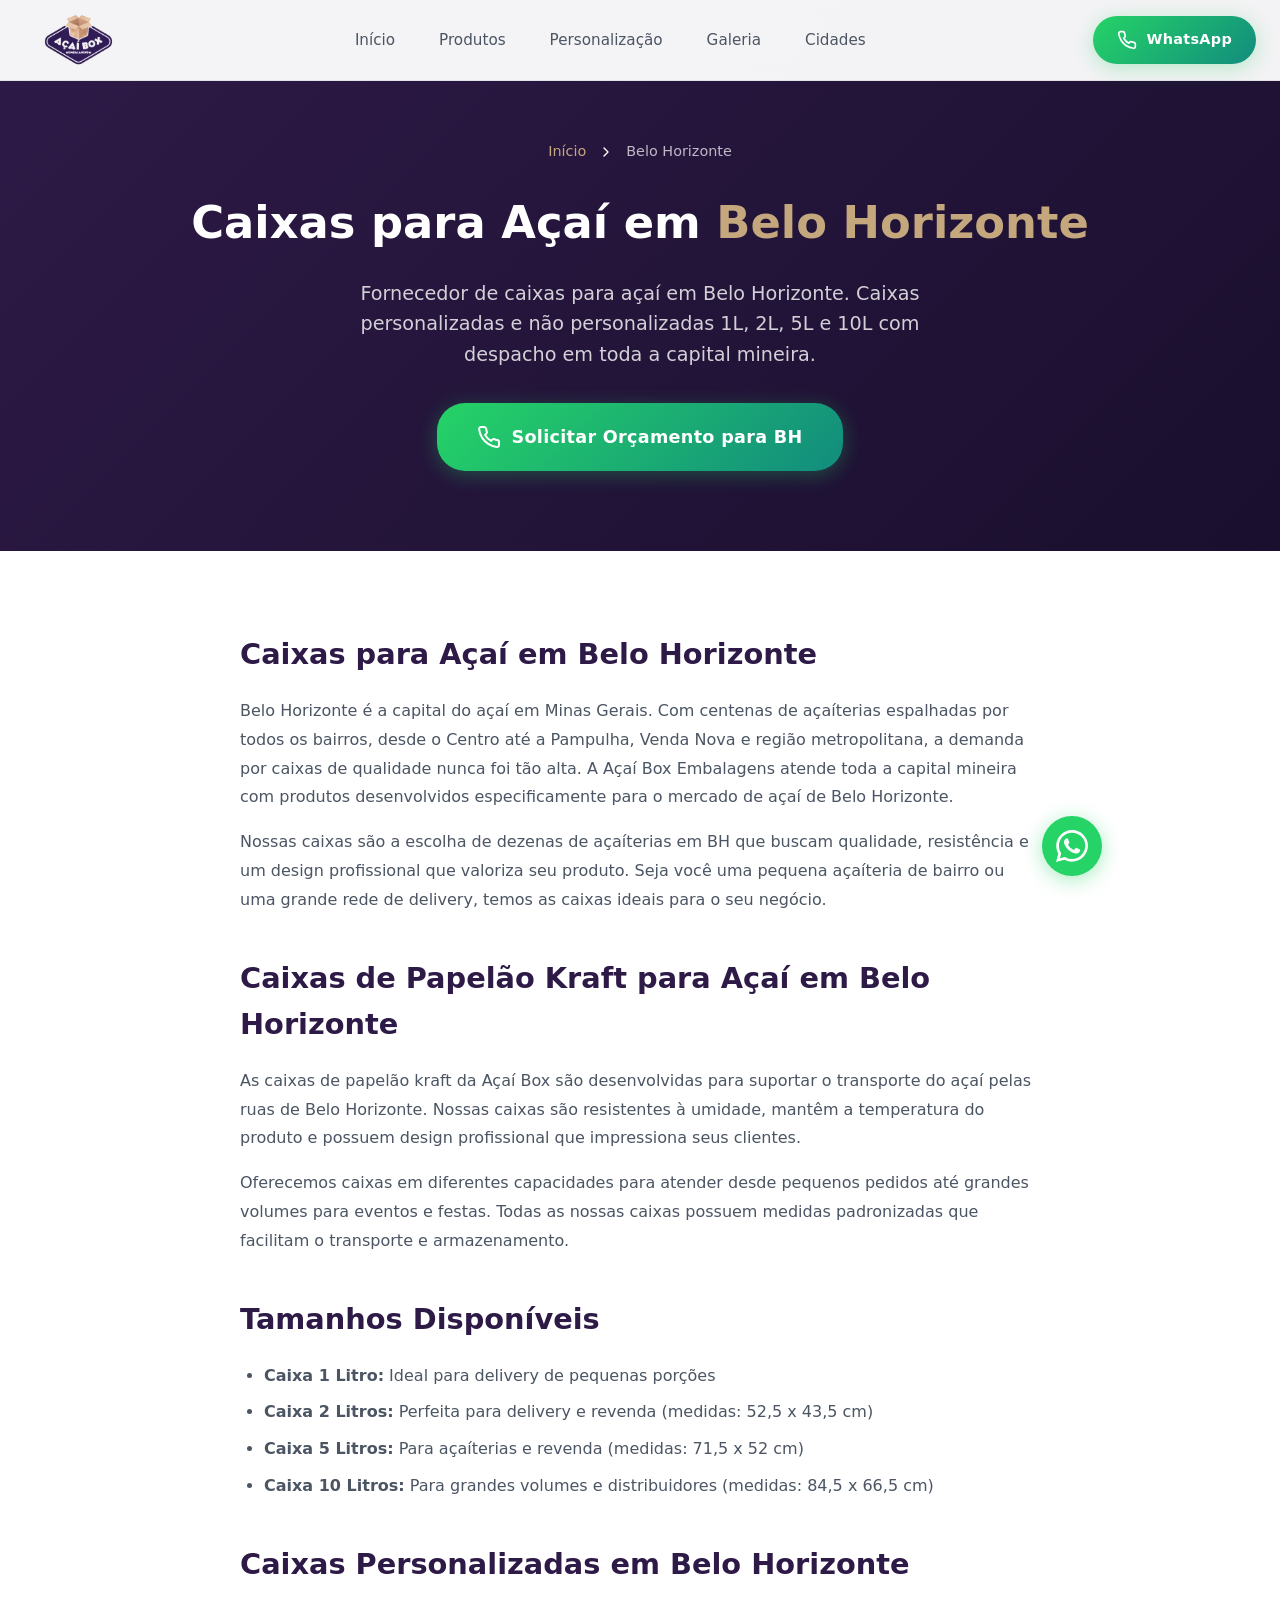
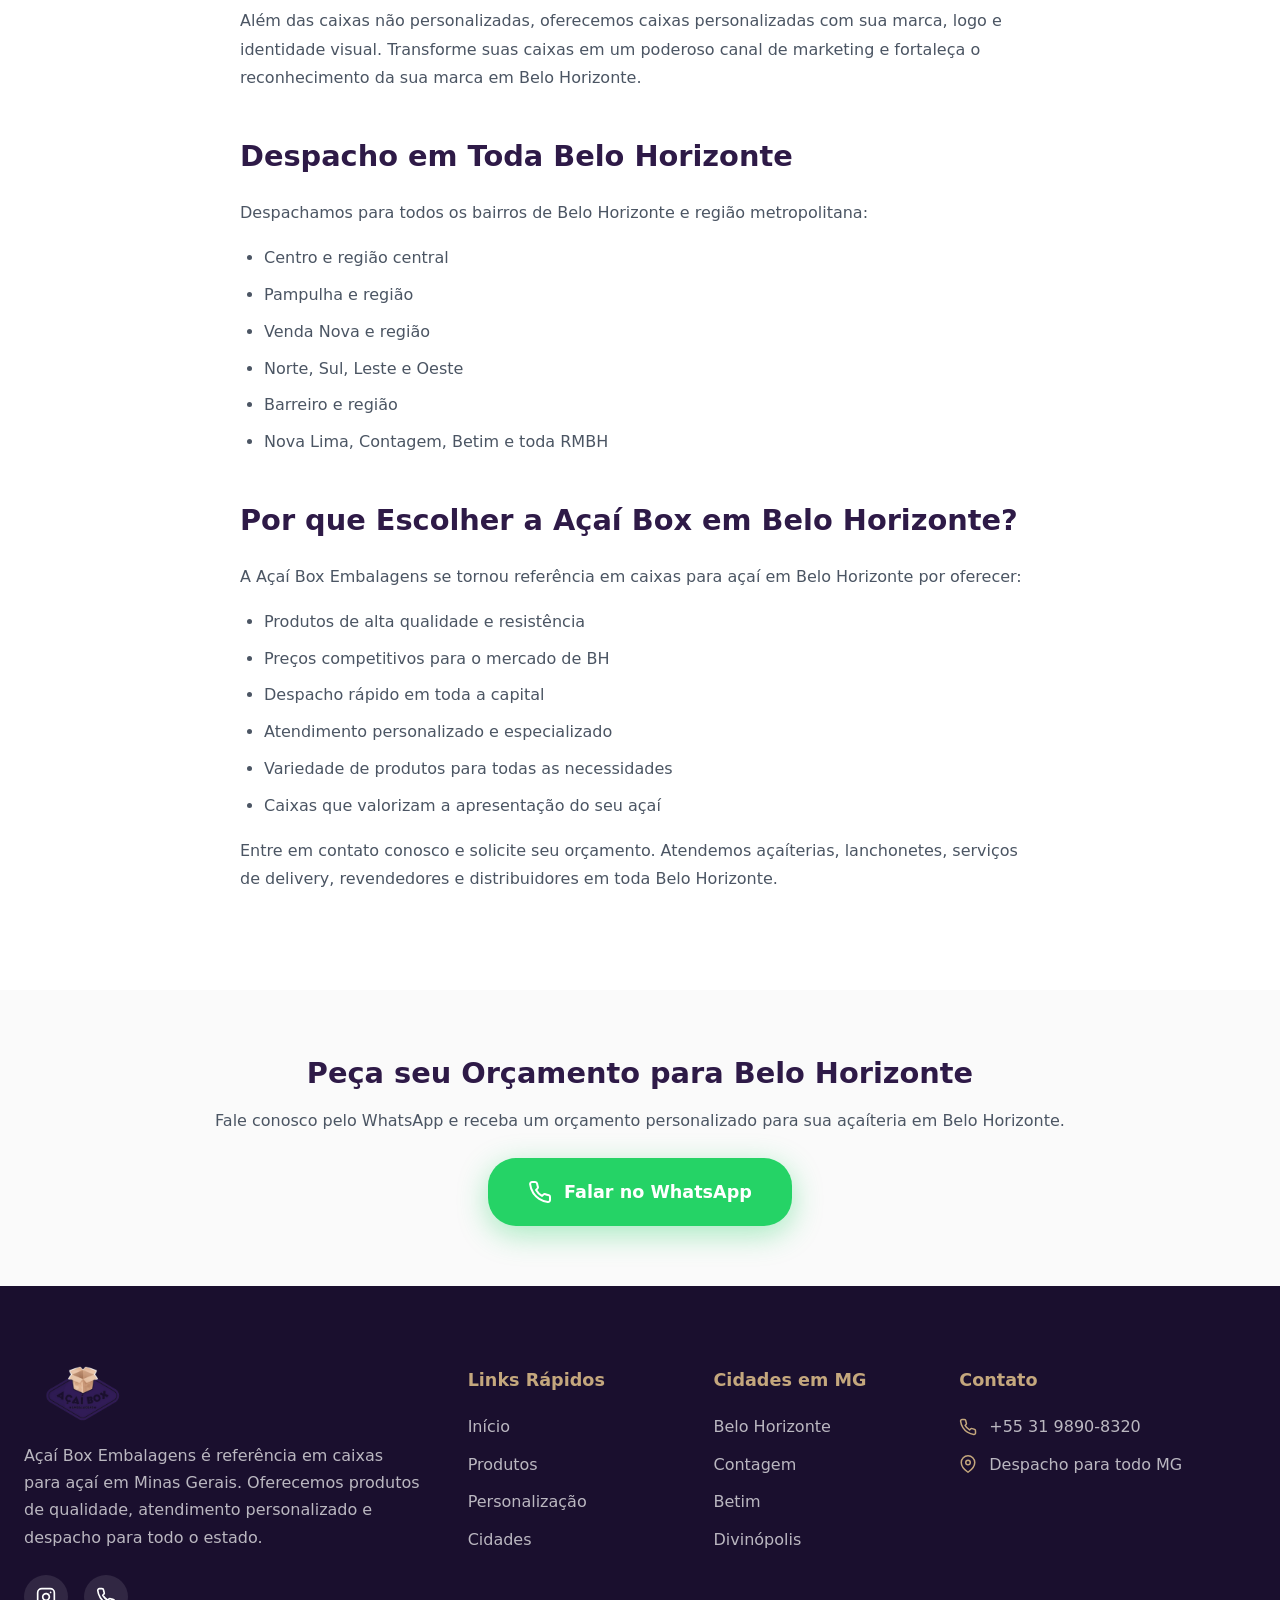
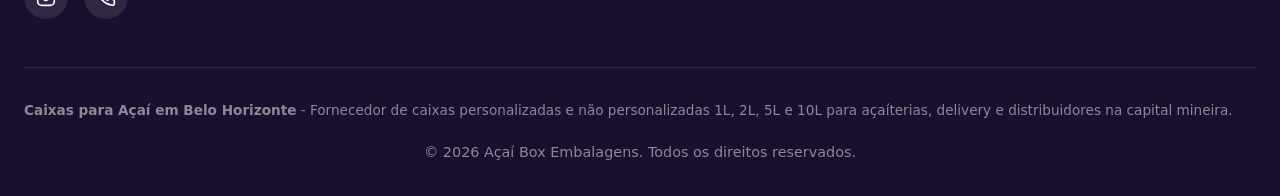
<file: paginas/embalagens-acai-belo-horizonte.html>
<!DOCTYPE html>
<html lang="pt-BR">
<head>
  <meta charset="UTF-8">
  <meta name="viewport" content="width=device-width, initial-scale=1.0">
  <meta name="description" content="Caixas para açaí em Belo Horizonte. Caixas personalizadas e não personalizadas 1L, 2L, 5L e 10L com despacho em BH. Atendemos açaíterias, delivery e distribuidores na capital mineira.">
  <meta name="keywords" content="caixas para açaí Belo Horizonte, embalagens açaí BH, caixas personalizadas açaí Belo Horizonte, fornecedor caixas açaí BH">
  <meta name="author" content="Açaí Box Embalagens">
  <meta name="robots" content="index, follow">
  
  <meta property="og:title" content="Caixas para Açaí em Belo Horizonte | Açaí Box">
  <meta property="og:description" content="Caixas premium para açaí com despacho em Belo Horizonte. Personalizadas e não personalizadas. Solicite seu orçamento!">
  <meta property="og:image" content="https://frt553.github.io/acaibox-embalagens/assets/img/logo-acai-box.png">
  <meta property="og:url" content="https://frt553.github.io/acaibox-embalagens/paginas/embalagens-acai-belo-horizonte.html">
  <meta property="og:type" content="website">
  
  <link rel="canonical" href="https://frt553.github.io/acaibox-embalagens/paginas/embalagens-acai-belo-horizonte.html">
  
  <title>Caixas para Açaí em Belo Horizonte | Açaí Box Embalagens</title>
  
  <link rel="icon" type="image/png" href="../assets/img/logo-acai-box.png">
  <link rel="stylesheet" href="../css/style.css">
  
  <script type="application/ld+json">
  {
    "@context": "https://schema.org",
    "@type": "LocalBusiness",
    "name": "Açaí Box Embalagens - Belo Horizonte",
    "image": "https://frt553.github.io/acaibox-embalagens/assets/img/logo-acai-box.png",
    "description": "Caixas para açaí em Belo Horizonte. Caixas personalizadas e não personalizadas 1L, 2L, 5L e 10L.",
    "url": "https://frt553.github.io/acaibox-embalagens/paginas/embalagens-acai-belo-horizonte.html",
    "telephone": "+55 31 9890-8320",
    "areaServed": {
      "@type": "City",
      "name": "Belo Horizonte",
      "containedInPlace": {
        "@type": "State",
        "name": "Minas Gerais"
      }
    }
  }
  </script>
</head>
<body>
  <header class="header">
    <div class="container">
      <div class="header-inner">
        <a href="../index.html" class="logo">
          <img src="../assets/img/logo-acai-box.png" alt="Açaí Box Embalagens Logo" width="50" height="50">
        </a>
        
        <nav class="nav-desktop">
          <a href="../index.html#inicio" class="nav-link">Início</a>
          <a href="../index.html#produtos" class="nav-link">Produtos</a>
          <a href="../index.html#personalizacao" class="nav-link">Personalização</a>
          <a href="../index.html#galeria" class="nav-link">Galeria</a>
          <a href="../index.html#cidades" class="nav-link">Cidades</a>
        </nav>
        
        <div class="header-actions">
          <a href="https://wa.me/553198908320?text=Ol%C3%A1!%20Gostaria%20de%20solicitar%20um%20or%C3%A7amento%20de%20caixas%20para%20a%C3%A7a%C3%AD%20em%20Belo%20Horizonte." target="_blank" rel="noopener" class="btn btn-whatsapp btn-header">
            <svg width="20" height="20" viewBox="0 0 24 24" fill="none" stroke="currentColor" stroke-width="2" stroke-linecap="round" stroke-linejoin="round"><path d="M22 16.92v3a2 2 0 0 1-2.18 2 19.79 19.79 0 0 1-8.63-3.07 19.5 19.5 0 0 1-6-6 19.79 19.79 0 0 1-3.07-8.67A2 2 0 0 1 4.11 2h3a2 2 0 0 1 2 1.72 12.84 12.84 0 0 0 .7 2.81 2 2 0 0 1-.45 2.11L8.09 9.91a16 16 0 0 0 6 6l1.27-1.27a2 2 0 0 1 2.11-.45 12.84 12.84 0 0 0 2.81.7A2 2 0 0 1 22 16.92z"/></svg>
            WhatsApp
          </a>
          <button class="menu-toggle" aria-label="Menu">
            <span></span>
            <span></span>
            <span></span>
          </button>
        </div>
      </div>
    </div>
  </header>
  
  <div class="mobile-menu">
    <button class="mobile-menu-close" aria-label="Fechar menu">
      <svg viewBox="0 0 24 24" fill="none" stroke="currentColor" stroke-width="2" stroke-linecap="round" stroke-linejoin="round"><line x1="18" y1="6" x2="6" y2="18"></line><line x1="6" y1="6" x2="18" y2="18"></line></svg>
    </button>
    <a href="../index.html">Início</a>
    <a href="../index.html#produtos">Produtos</a>
    <a href="../index.html#personalizacao">Personalização</a>
    <a href="../index.html#galeria">Galeria</a>
    <a href="../index.html#cidades">Cidades</a>
    <a href="https://wa.me/553198908320?text=Ol%C3%A1!%20Gostaria%20de%20solicitar%20um%20or%C3%A7amento%20de%20caixas%20para%20a%C3%A7a%C3%AD%20em%20Belo%20Horizonte." target="_blank" rel="noopener">Falar no WhatsApp</a>
  </div>

  <main>
    <!-- Hero Cidade -->
    <section class="cidade-hero">
      <div class="container">
        <div class="breadcrumb">
          <a href="../index.html">Início</a>
          <svg viewBox="0 0 24 24" fill="none" stroke="currentColor" stroke-width="2" stroke-linecap="round" stroke-linejoin="round"><polyline points="9 18 15 12 9 6"/></svg>
          <span>Belo Horizonte</span>
        </div>
        <h1>Caixas para Açaí em <span>Belo Horizonte</span></h1>
        <p>Fornecedor de caixas para açaí em Belo Horizonte. Caixas personalizadas e não personalizadas 1L, 2L, 5L e 10L com despacho em toda a capital mineira.</p>
        <a href="https://wa.me/553198908320?text=Ol%C3%A1!%20Gostaria%20de%20solicitar%20um%20or%C3%A7amento%20de%20caixas%20para%20a%C3%A7a%C3%AD%20em%20Belo%20Horizonte." target="_blank" rel="noopener" class="btn btn-whatsapp btn-lg">
          <svg width="24" height="24" viewBox="0 0 24 24" fill="none" stroke="currentColor" stroke-width="2" stroke-linecap="round" stroke-linejoin="round"><path d="M22 16.92v3a2 2 0 0 1-2.18 2 19.79 19.79 0 0 1-8.63-3.07 19.5 19.5 0 0 1-6-6 19.79 19.79 0 0 1-3.07-8.67A2 2 0 0 1 4.11 2h3a2 2 0 0 1 2 1.72 12.84 12.84 0 0 0 .7 2.81 2 2 0 0 1-.45 2.11L8.09 9.91a16 16 0 0 0 6 6l1.27-1.27a2 2 0 0 1 2.11-.45 12.84 12.84 0 0 0 2.81.7A2 2 0 0 1 22 16.92z"/></svg>
          Solicitar Orçamento para BH
        </a>
      </div>
    </section>

    <!-- Conteúdo da Cidade -->
    <section class="cidade-content">
      <div class="container">
        <div class="cidade-texto">
          <h2>Caixas para Açaí em Belo Horizonte</h2>
          <p>Belo Horizonte é a capital do açaí em Minas Gerais. Com centenas de açaíterias espalhadas por todos os bairros, desde o Centro até a Pampulha, Venda Nova e região metropolitana, a demanda por caixas de qualidade nunca foi tão alta. A Açaí Box Embalagens atende toda a capital mineira com produtos desenvolvidos especificamente para o mercado de açaí de Belo Horizonte.</p>
          
          <p>Nossas caixas são a escolha de dezenas de açaíterias em BH que buscam qualidade, resistência e um design profissional que valoriza seu produto. Seja você uma pequena açaíteria de bairro ou uma grande rede de delivery, temos as caixas ideais para o seu negócio.</p>
          
          <h2>Caixas de Papelão Kraft para Açaí em Belo Horizonte</h2>
          <p>As caixas de papelão kraft da Açaí Box são desenvolvidas para suportar o transporte do açaí pelas ruas de Belo Horizonte. Nossas caixas são resistentes à umidade, mantêm a temperatura do produto e possuem design profissional que impressiona seus clientes.</p>
          
          <p>Oferecemos caixas em diferentes capacidades para atender desde pequenos pedidos até grandes volumes para eventos e festas. Todas as nossas caixas possuem medidas padronizadas que facilitam o transporte e armazenamento.</p>
          
          <h2>Tamanhos Disponíveis</h2>
          <ul>
            <li><strong>Caixa 1 Litro:</strong> Ideal para delivery de pequenas porções</li>
            <li><strong>Caixa 2 Litros:</strong> Perfeita para delivery e revenda (medidas: 52,5 x 43,5 cm)</li>
            <li><strong>Caixa 5 Litros:</strong> Para açaíterias e revenda (medidas: 71,5 x 52 cm)</li>
            <li><strong>Caixa 10 Litros:</strong> Para grandes volumes e distribuidores (medidas: 84,5 x 66,5 cm)</li>
          </ul>
          
          <h2>Caixas Personalizadas em Belo Horizonte</h2>
          <p>Além das caixas não personalizadas, oferecemos caixas personalizadas com sua marca, logo e identidade visual. Transforme suas caixas em um poderoso canal de marketing e fortaleça o reconhecimento da sua marca em Belo Horizonte.</p>
          
          <h2>Despacho em Toda Belo Horizonte</h2>
          <p>Despachamos para todos os bairros de Belo Horizonte e região metropolitana:</p>
          <ul>
            <li>Centro e região central</li>
            <li>Pampulha e região</li>
            <li>Venda Nova e região</li>
            <li>Norte, Sul, Leste e Oeste</li>
            <li>Barreiro e região</li>
            <li>Nova Lima, Contagem, Betim e toda RMBH</li>
          </ul>
          
          <h2>Por que Escolher a Açaí Box em Belo Horizonte?</h2>
          <p>A Açaí Box Embalagens se tornou referência em caixas para açaí em Belo Horizonte por oferecer:</p>
          <ul>
            <li>Produtos de alta qualidade e resistência</li>
            <li>Preços competitivos para o mercado de BH</li>
            <li>Despacho rápido em toda a capital</li>
            <li>Atendimento personalizado e especializado</li>
            <li>Variedade de produtos para todas as necessidades</li>
            <li>Caixas que valorizam a apresentação do seu açaí</li>
          </ul>
          
          <p>Entre em contato conosco e solicite seu orçamento. Atendemos açaíterias, lanchonetes, serviços de delivery, revendedores e distribuidores em toda Belo Horizonte.</p>
        </div>
      </div>
    </section>

    <!-- CTA Cidade -->
    <section class="cidade-cta">
      <div class="container">
        <h3>Peça seu Orçamento para Belo Horizonte</h3>
        <p>Fale conosco pelo WhatsApp e receba um orçamento personalizado para sua açaíteria em Belo Horizonte.</p>
        <a href="https://wa.me/553198908320?text=Ol%C3%A1!%20Gostaria%20de%20solicitar%20um%20or%C3%A7amento%20de%20caixas%20para%20a%C3%A7a%C3%AD%20em%20Belo%20Horizonte." target="_blank" rel="noopener" class="cta-whatsapp">
          <svg viewBox="0 0 24 24" fill="none" stroke="currentColor" stroke-width="2" stroke-linecap="round" stroke-linejoin="round"><path d="M22 16.92v3a2 2 0 0 1-2.18 2 19.79 19.79 0 0 1-8.63-3.07 19.5 19.5 0 0 1-6-6 19.79 19.79 0 0 1-3.07-8.67A2 2 0 0 1 4.11 2h3a2 2 0 0 1 2 1.72 12.84 12.84 0 0 0 .7 2.81 2 2 0 0 1-.45 2.11L8.09 9.91a16 16 0 0 0 6 6l1.27-1.27a2 2 0 0 1 2.11-.45 12.84 12.84 0 0 0 2.81.7A2 2 0 0 1 22 16.92z"/></svg>
          Falar no WhatsApp
        </a>
      </div>
    </section>
  </main>

  <!-- Footer -->
  <footer class="footer">
    <div class="container">
      <div class="footer-grid">
        <div class="footer-brand">
          <img src="../assets/img/logo-acai-box.png" alt="Açaí Box Embalagens" width="120" height="60">
          <p>Açaí Box Embalagens é referência em caixas para açaí em Minas Gerais. Oferecemos produtos de qualidade, atendimento personalizado e despacho para todo o estado.</p>
          <div class="footer-social">
            <a href="https://www.instagram.com/acai.caixas.grafica" target="_blank" aria-label="Instagram">
              <svg viewBox="0 0 24 24" fill="none" stroke="currentColor" stroke-width="2" stroke-linecap="round" stroke-linejoin="round"><rect x="2" y="2" width="20" height="20" rx="5" ry="5"/><path d="M16 11.37A4 4 0 1 1 12.63 8 4 4 0 0 1 16 11.37z"/><line x1="17.5" y1="6.5" x2="17.51" y2="6.5"/></svg>
            </a>
            <a href="https://wa.me/553198908320?text=Ol%C3%A1!%20Gostaria%20de%20solicitar%20um%20or%C3%A7amento%20de%20caixas%20para%20a%C3%A7a%C3%AD." target="_blank" rel="noopener" aria-label="WhatsApp">
              <svg viewBox="0 0 24 24" fill="none" stroke="currentColor" stroke-width="2" stroke-linecap="round" stroke-linejoin="round"><path d="M22 16.92v3a2 2 0 0 1-2.18 2 19.79 19.79 0 0 1-8.63-3.07 19.5 19.5 0 0 1-6-6 19.79 19.79 0 0 1-3.07-8.67A2 2 0 0 1 4.11 2h3a2 2 0 0 1 2 1.72 12.84 12.84 0 0 0 .7 2.81 2 2 0 0 1-.45 2.11L8.09 9.91a16 16 0 0 0 6 6l1.27-1.27a2 2 0 0 1 2.11-.45 12.84 12.84 0 0 0 2.81.7A2 2 0 0 1 22 16.92z"/></svg>
            </a>
          </div>
        </div>
        
        <div class="footer-column">
          <h4>Links Rápidos</h4>
          <div class="footer-links">
            <a href="../index.html">Início</a>
            <a href="../index.html#produtos">Produtos</a>
            <a href="../index.html#personalizacao">Personalização</a>
            <a href="../index.html#cidades">Cidades</a>
          </div>
        </div>
        
        <div class="footer-column">
          <h4>Cidades em MG</h4>
          <div class="footer-links">
            <a href="embalagens-acai-belo-horizonte.html">Belo Horizonte</a>
            <a href="embalagens-acai-contagem.html">Contagem</a>
            <a href="embalagens-acai-betim.html">Betim</a>
            <a href="embalagens-acai-divinopolis.html">Divinópolis</a>
          </div>
        </div>
        
        <div class="footer-column footer-contact">
          <h4>Contato</h4>
          <p>
            <svg viewBox="0 0 24 24" fill="none" stroke="currentColor" stroke-width="2" stroke-linecap="round" stroke-linejoin="round"><path d="M22 16.92v3a2 2 0 0 1-2.18 2 19.79 19.79 0 0 1-8.63-3.07 19.5 19.5 0 0 1-6-6 19.79 19.79 0 0 1-3.07-8.67A2 2 0 0 1 4.11 2h3a2 2 0 0 1 2 1.72 12.84 12.84 0 0 0 .7 2.81 2 2 0 0 1-.45 2.11L8.09 9.91a16 16 0 0 0 6 6l1.27-1.27a2 2 0 0 1 2.11-.45 12.84 12.84 0 0 0 2.81.7A2 2 0 0 1 22 16.92z"/></svg>
            +55 31 9890-8320
          </p>
          <p>
            <svg viewBox="0 0 24 24" fill="none" stroke="currentColor" stroke-width="2" stroke-linecap="round" stroke-linejoin="round"><path d="M21 10c0 7-9 13-9 13s-9-6-9-13a9 9 0 0 1 18 0z"/><circle cx="12" cy="10" r="3"/></svg>
            Despacho para todo MG
          </p>
        </div>
      </div>
      
      <div class="footer-bottom">
        <div class="footer-seo">
          <p><strong>Caixas para Açaí em Belo Horizonte</strong> - Fornecedor de caixas personalizadas e não personalizadas 1L, 2L, 5L e 10L para açaíterias, delivery e distribuidores na capital mineira.</p>
        </div>
        <p>&copy; <span class="current-year"></span> Açaí Box Embalagens. Todos os direitos reservados.</p>
      </div>
    </div>
  </footer>

  <div class="whatsapp-float">
    <a href="https://wa.me/553198908320?text=Ol%C3%A1!%20Gostaria%20de%20solicitar%20um%20or%C3%A7amento%20de%20caixas%20para%20a%C3%A7a%C3%AD%20em%20Belo%20Horizonte." target="_blank" rel="noopener" aria-label="Falar no WhatsApp">
      <svg viewBox="0 0 24 24" fill="currentColor" stroke="none"><path d="M17.472 14.382c-.297-.149-1.758-.867-2.03-.967-.273-.099-.471-.148-.67.15-.197.297-.767.966-.94 1.164-.173.199-.347.223-.644.075-.297-.15-1.255-.463-2.39-1.475-.883-.788-1.48-1.761-1.653-2.059-.173-.297-.018-.458.13-.606.134-.133.298-.347.446-.52.149-.174.198-.298.298-.497.099-.198.05-.371-.025-.52-.075-.149-.669-1.612-.916-2.207-.242-.579-.487-.5-.669-.51-.173-.008-.371-.01-.57-.01-.198 0-.52.074-.792.372-.272.297-1.04 1.016-1.04 2.479 0 1.462 1.065 2.875 1.213 3.074.149.198 2.096 3.2 5.077 4.487.709.306 1.262.489 1.694.625.712.227 1.36.195 1.871.118.571-.085 1.758-.719 2.006-1.413.248-.694.248-1.289.173-1.413-.074-.124-.272-.198-.57-.347m-5.421 7.403h-.004a9.87 9.87 0 01-5.031-1.378l-.361-.214-3.741.982.998-3.648-.235-.374a9.86 9.86 0 01-1.51-5.26c.001-5.45 4.436-9.884 9.888-9.884 2.64 0 5.122 1.03 6.988 2.898a9.825 9.825 0 012.893 6.994c-.003 5.45-4.437 9.884-9.885 9.884m8.413-18.297A11.815 11.815 0 0012.05 0C5.495 0 .16 5.335.157 11.892c0 2.096.547 4.142 1.588 5.945L.057 24l6.305-1.654a11.882 11.882 0 005.683 1.448h.005c6.554 0 11.89-5.335 11.893-11.893a11.821 11.821 0 00-3.48-8.413z"/></svg>
    </a>
    <span class="whatsapp-tooltip">Fale conosco!</span>
  </div>

  <script src="../js/script.js"></script>
</body>
</html>
</file>
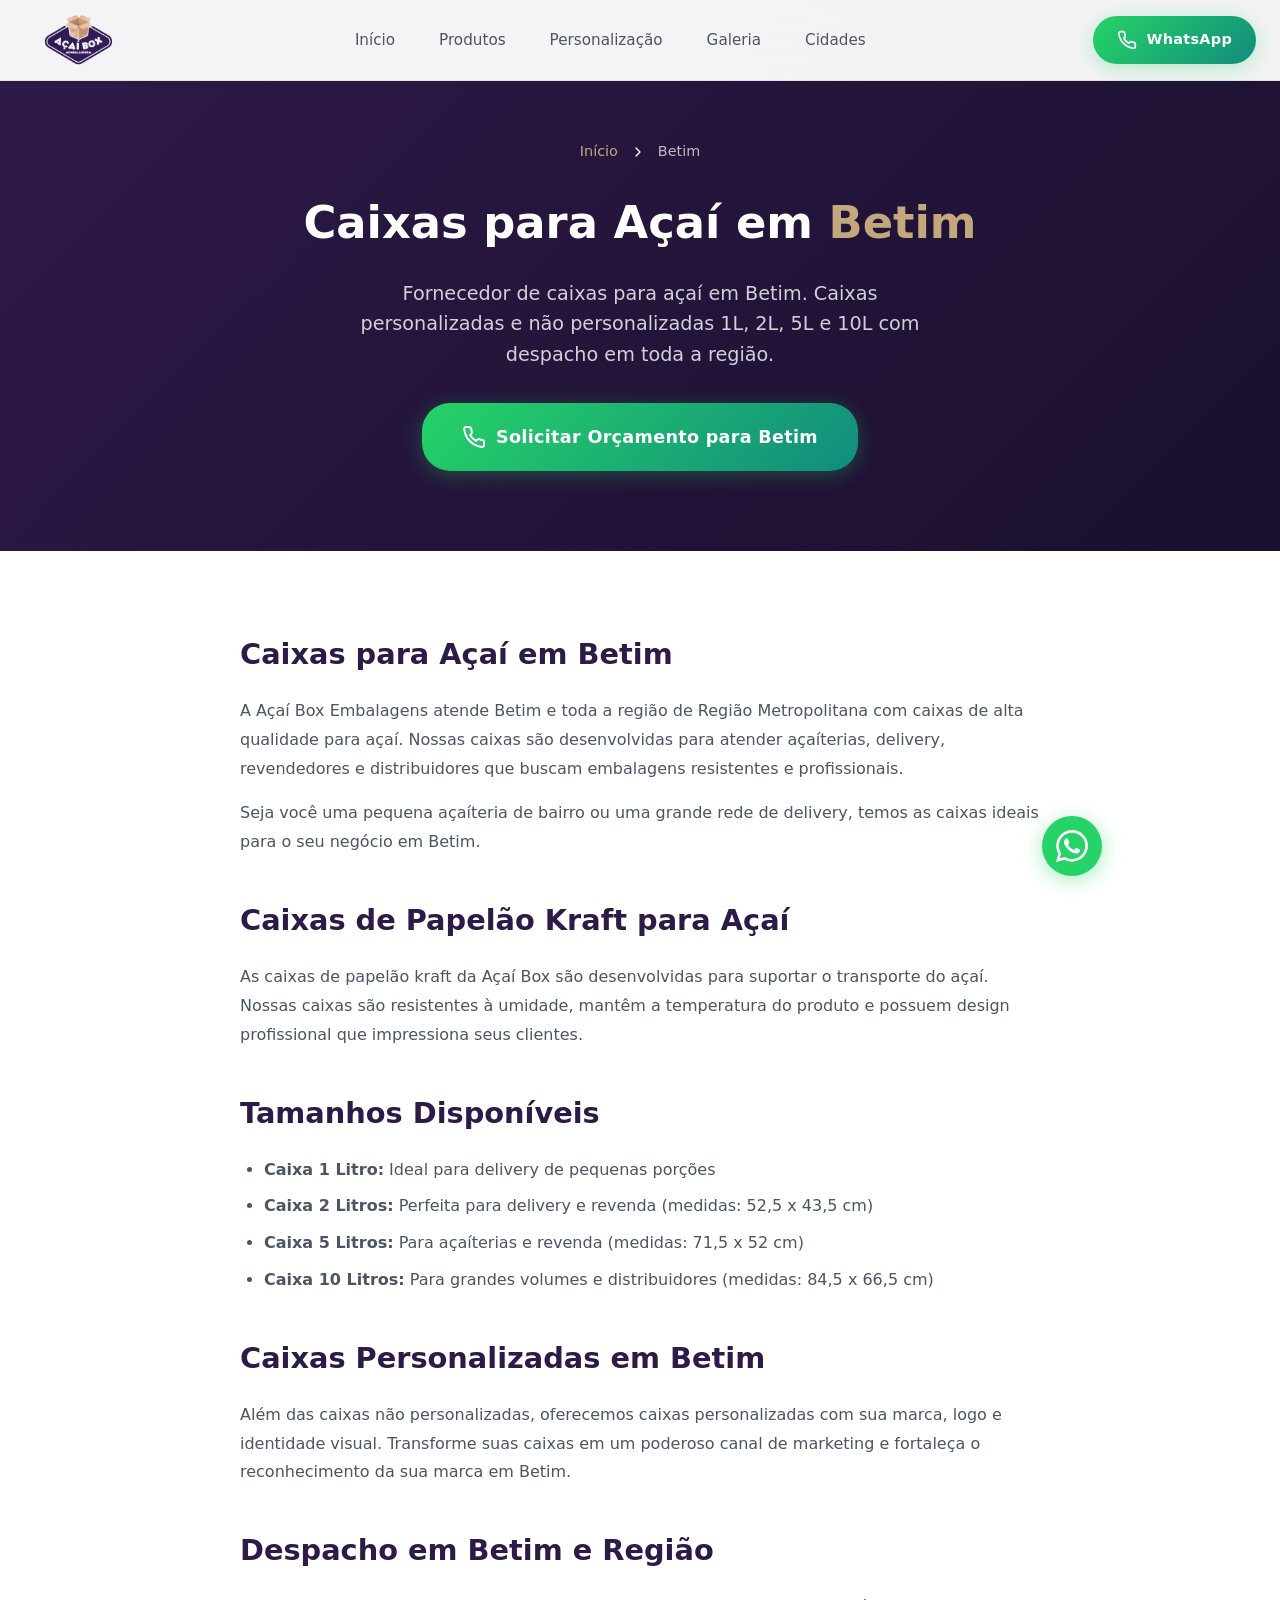
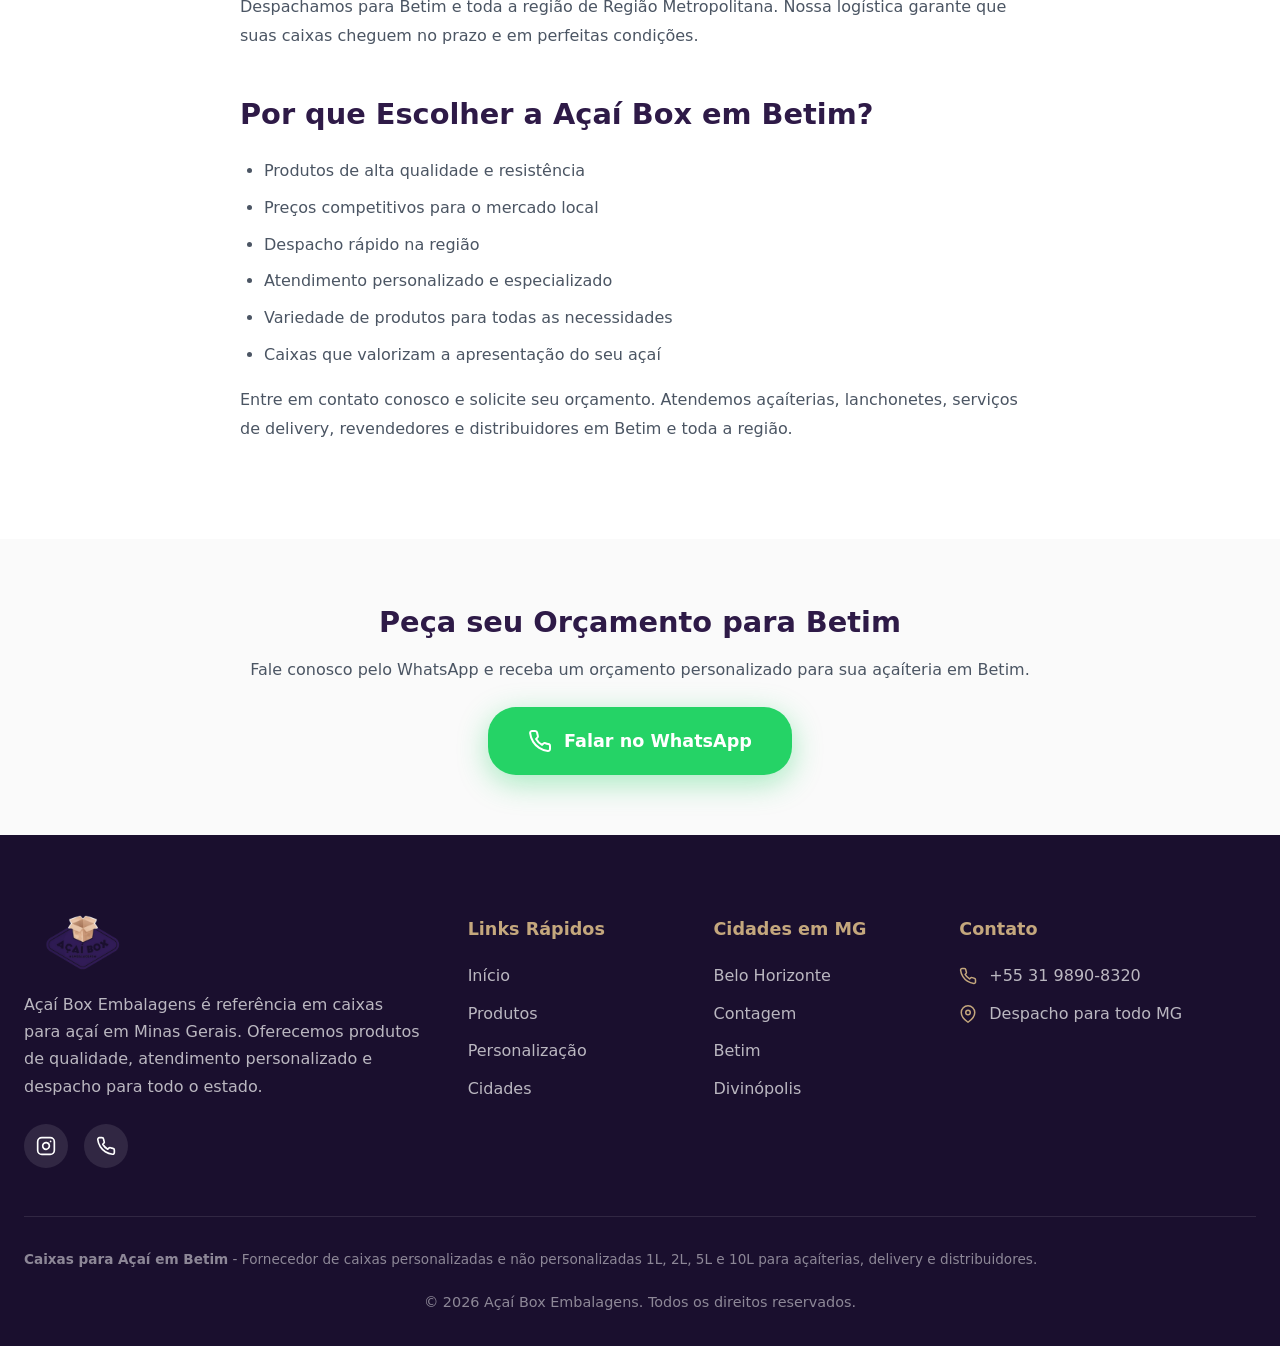
<file: paginas/embalagens-acai-betim.html>
<!DOCTYPE html>
<html lang="pt-BR">
<head>
  <meta charset="UTF-8">
  <meta name="viewport" content="width=device-width, initial-scale=1.0">
  <meta name="description" content="Caixas para açaí em Betim. Caixas personalizadas e não personalizadas 1L, 2L, 5L e 10L com despacho em Betim. Atendemos açaíterias, delivery e distribuidores.">
  <meta name="keywords" content="caixas para açaí Betim, embalagens açaí Betim, caixas personalizadas açaí Betim, fornecedor caixas açaí Betim">
  <meta name="author" content="Açaí Box Embalagens">
  <meta name="robots" content="index, follow">

  <meta property="og:title" content="Caixas para Açaí em Betim | Açaí Box">
  <meta property="og:description" content="Caixas premium para açaí com despacho em Betim. Personalizadas e não personalizadas. Solicite seu orçamento!">
  <meta property="og:image" content="https://frt553.github.io/acaibox-embalagens/assets/img/logo-acai-box.png">
  <meta property="og:url" content="https://frt553.github.io/acaibox-embalagens/paginas/embalagens-acai-betim.html">
  <meta property="og:type" content="website">

  <link rel="canonical" href="https://frt553.github.io/acaibox-embalagens/paginas/embalagens-acai-betim.html">

  <title>Caixas para Açaí em Betim | Açaí Box Embalagens</title>

  <link rel="icon" type="image/png" href="../assets/img/logo-acai-box.png">
  <link rel="stylesheet" href="../css/style.css">

  <script type="application/ld+json">
  {
    "@context": "https://schema.org",
    "@type": "LocalBusiness",
    "name": "Açaí Box Embalagens - Betim",
    "image": "https://frt553.github.io/acaibox-embalagens/assets/img/logo-acai-box.png",
    "description": "Caixas para açaí em Betim. Caixas personalizadas e não personalizadas 1L, 2L, 5L e 10L.",
    "url": "https://frt553.github.io/acaibox-embalagens/paginas/embalagens-acai-betim.html",
    "telephone": "+55 31 9890-8320",
    "areaServed": {
      "@type": "City",
      "name": "Betim",
      "containedInPlace": {
        "@type": "State",
        "name": "Minas Gerais"
      }
    }
  }
  </script>
</head>
<body>
  <header class="header">
    <div class="container">
      <div class="header-inner">
        <a href="../index.html" class="logo">
          <img src="../assets/img/logo-acai-box.png" alt="Açaí Box Embalagens Logo" width="50" height="50">
        </a>

        <nav class="nav-desktop">
          <a href="../index.html#inicio" class="nav-link">Início</a>
          <a href="../index.html#produtos" class="nav-link">Produtos</a>
          <a href="../index.html#personalizacao" class="nav-link">Personalização</a>
          <a href="../index.html#galeria" class="nav-link">Galeria</a>
          <a href="../index.html#cidades" class="nav-link">Cidades</a>
        </nav>

        <div class="header-actions">
          <a href="https://wa.me/553198908320?text=Ol%C3%A1!%20Gostaria%20de%20solicitar%20um%20or%C3%A7amento%20de%20caixas%20para%20a%C3%A7a%C3%AD%20em%20Betim." target="_blank" rel="noopener" class="btn btn-whatsapp btn-header">
            <svg width="20" height="20" viewBox="0 0 24 24" fill="none" stroke="currentColor" stroke-width="2" stroke-linecap="round" stroke-linejoin="round"><path d="M22 16.92v3a2 2 0 0 1-2.18 2 19.79 19.79 0 0 1-8.63-3.07 19.5 19.5 0 0 1-6-6 19.79 19.79 0 0 1-3.07-8.67A2 2 0 0 1 4.11 2h3a2 2 0 0 1 2 1.72 12.84 12.84 0 0 0 .7 2.81 2 2 0 0 1-.45 2.11L8.09 9.91a16 16 0 0 0 6 6l1.27-1.27a2 2 0 0 1 2.11-.45 12.84 12.84 0 0 0 2.81.7A2 2 0 0 1 22 16.92z"/></svg>
            WhatsApp
          </a>
          <button class="menu-toggle" aria-label="Menu">
            <span></span>
            <span></span>
            <span></span>
          </button>
        </div>
      </div>
    </div>
  </header>

  <div class="mobile-menu">
    <button class="mobile-menu-close" aria-label="Fechar menu">
      <svg viewBox="0 0 24 24" fill="none" stroke="currentColor" stroke-width="2" stroke-linecap="round" stroke-linejoin="round"><line x1="18" y1="6" x2="6" y2="18"></line><line x1="6" y1="6" x2="18" y2="18"></line></svg>
    </button>
    <a href="../index.html">Início</a>
    <a href="../index.html#produtos">Produtos</a>
    <a href="../index.html#personalizacao">Personalização</a>
    <a href="../index.html#galeria">Galeria</a>
    <a href="../index.html#cidades">Cidades</a>
    <a href="https://wa.me/553198908320?text=Ol%C3%A1!%20Gostaria%20de%20solicitar%20um%20or%C3%A7amento%20de%20caixas%20para%20a%C3%A7a%C3%AD%20em%20Betim." target="_blank" rel="noopener">Falar no WhatsApp</a>
  </div>

  <main>
    <!-- Hero Cidade -->
    <section class="cidade-hero">
      <div class="container">
        <div class="breadcrumb">
          <a href="../index.html">Início</a>
          <svg viewBox="0 0 24 24" fill="none" stroke="currentColor" stroke-width="2" stroke-linecap="round" stroke-linejoin="round"><polyline points="9 18 15 12 9 6"/></svg>
          <span>Betim</span>
        </div>
        <h1>Caixas para Açaí em <span>Betim</span></h1>
        <p>Fornecedor de caixas para açaí em Betim. Caixas personalizadas e não personalizadas 1L, 2L, 5L e 10L com despacho em toda a região.</p>
        <a href="https://wa.me/553198908320?text=Ol%C3%A1!%20Gostaria%20de%20solicitar%20um%20or%C3%A7amento%20de%20caixas%20para%20a%C3%A7a%C3%AD%20em%20Betim." target="_blank" rel="noopener" class="btn btn-whatsapp btn-lg">
          <svg width="24" height="24" viewBox="0 0 24 24" fill="none" stroke="currentColor" stroke-width="2" stroke-linecap="round" stroke-linejoin="round"><path d="M22 16.92v3a2 2 0 0 1-2.18 2 19.79 19.79 0 0 1-8.63-3.07 19.5 19.5 0 0 1-6-6 19.79 19.79 0 0 1-3.07-8.67A2 2 0 0 1 4.11 2h3a2 2 0 0 1 2 1.72 12.84 12.84 0 0 0 .7 2.81 2 2 0 0 1-.45 2.11L8.09 9.91a16 16 0 0 0 6 6l1.27-1.27a2 2 0 0 1 2.11-.45 12.84 12.84 0 0 0 2.81.7A2 2 0 0 1 22 16.92z"/></svg>
          Solicitar Orçamento para Betim
        </a>
      </div>
    </section>

    <!-- Conteúdo da Cidade -->
    <section class="cidade-content">
      <div class="container">
        <div class="cidade-texto">
          <h2>Caixas para Açaí em Betim</h2>
          <p>A Açaí Box Embalagens atende Betim e toda a região de Região Metropolitana com caixas de alta qualidade para açaí. Nossas caixas são desenvolvidas para atender açaíterias, delivery, revendedores e distribuidores que buscam embalagens resistentes e profissionais.</p>

          <p>Seja você uma pequena açaíteria de bairro ou uma grande rede de delivery, temos as caixas ideais para o seu negócio em Betim.</p>

          <h2>Caixas de Papelão Kraft para Açaí</h2>
          <p>As caixas de papelão kraft da Açaí Box são desenvolvidas para suportar o transporte do açaí. Nossas caixas são resistentes à umidade, mantêm a temperatura do produto e possuem design profissional que impressiona seus clientes.</p>

          <h2>Tamanhos Disponíveis</h2>
          <ul>
            <li><strong>Caixa 1 Litro:</strong> Ideal para delivery de pequenas porções</li>
            <li><strong>Caixa 2 Litros:</strong> Perfeita para delivery e revenda (medidas: 52,5 x 43,5 cm)</li>
            <li><strong>Caixa 5 Litros:</strong> Para açaíterias e revenda (medidas: 71,5 x 52 cm)</li>
            <li><strong>Caixa 10 Litros:</strong> Para grandes volumes e distribuidores (medidas: 84,5 x 66,5 cm)</li>
          </ul>

          <h2>Caixas Personalizadas em Betim</h2>
          <p>Além das caixas não personalizadas, oferecemos caixas personalizadas com sua marca, logo e identidade visual. Transforme suas caixas em um poderoso canal de marketing e fortaleça o reconhecimento da sua marca em Betim.</p>

          <h2>Despacho em Betim e Região</h2>
          <p>Despachamos para Betim e toda a região de Região Metropolitana. Nossa logística garante que suas caixas cheguem no prazo e em perfeitas condições.</p>

          <h2>Por que Escolher a Açaí Box em Betim?</h2>
          <ul>
            <li>Produtos de alta qualidade e resistência</li>
            <li>Preços competitivos para o mercado local</li>
            <li>Despacho rápido na região</li>
            <li>Atendimento personalizado e especializado</li>
            <li>Variedade de produtos para todas as necessidades</li>
            <li>Caixas que valorizam a apresentação do seu açaí</li>
          </ul>

          <p>Entre em contato conosco e solicite seu orçamento. Atendemos açaíterias, lanchonetes, serviços de delivery, revendedores e distribuidores em Betim e toda a região.</p>
        </div>
      </div>
    </section>

    <!-- CTA Cidade -->
    <section class="cidade-cta">
      <div class="container">
        <h3>Peça seu Orçamento para Betim</h3>
        <p>Fale conosco pelo WhatsApp e receba um orçamento personalizado para sua açaíteria em Betim.</p>
        <a href="https://wa.me/553198908320?text=Ol%C3%A1!%20Gostaria%20de%20solicitar%20um%20or%C3%A7amento%20de%20caixas%20para%20a%C3%A7a%C3%AD%20em%20Betim." target="_blank" rel="noopener" class="cta-whatsapp">
          <svg viewBox="0 0 24 24" fill="none" stroke="currentColor" stroke-width="2" stroke-linecap="round" stroke-linejoin="round"><path d="M22 16.92v3a2 2 0 0 1-2.18 2 19.79 19.79 0 0 1-8.63-3.07 19.5 19.5 0 0 1-6-6 19.79 19.79 0 0 1-3.07-8.67A2 2 0 0 1 4.11 2h3a2 2 0 0 1 2 1.72 12.84 12.84 0 0 0 .7 2.81 2 2 0 0 1-.45 2.11L8.09 9.91a16 16 0 0 0 6 6l1.27-1.27a2 2 0 0 1 2.11-.45 12.84 12.84 0 0 0 2.81.7A2 2 0 0 1 22 16.92z"/></svg>
          Falar no WhatsApp
        </a>
      </div>
    </section>
  </main>

  <!-- Footer -->
  <footer class="footer">
    <div class="container">
      <div class="footer-grid">
        <div class="footer-brand">
          <img src="../assets/img/logo-acai-box.png" alt="Açaí Box Embalagens" width="120" height="60">
          <p>Açaí Box Embalagens é referência em caixas para açaí em Minas Gerais. Oferecemos produtos de qualidade, atendimento personalizado e despacho para todo o estado.</p>
          <div class="footer-social">
            <a href="https://www.instagram.com/acai.caixas.grafica" target="_blank" aria-label="Instagram">
              <svg viewBox="0 0 24 24" fill="none" stroke="currentColor" stroke-width="2" stroke-linecap="round" stroke-linejoin="round"><rect x="2" y="2" width="20" height="20" rx="5" ry="5"/><path d="M16 11.37A4 4 0 1 1 12.63 8 4 4 0 0 1 16 11.37z"/><line x1="17.5" y1="6.5" x2="17.51" y2="6.5"/></svg>
            </a>
            <a href="https://wa.me/553198908320?text=Ol%C3%A1!%20Gostaria%20de%20solicitar%20um%20or%C3%A7amento%20de%20caixas%20para%20a%C3%A7a%C3%AD." target="_blank" rel="noopener" aria-label="WhatsApp">
              <svg viewBox="0 0 24 24" fill="none" stroke="currentColor" stroke-width="2" stroke-linecap="round" stroke-linejoin="round"><path d="M22 16.92v3a2 2 0 0 1-2.18 2 19.79 19.79 0 0 1-8.63-3.07 19.5 19.5 0 0 1-6-6 19.79 19.79 0 0 1-3.07-8.67A2 2 0 0 1 4.11 2h3a2 2 0 0 1 2 1.72 12.84 12.84 0 0 0 .7 2.81 2 2 0 0 1-.45 2.11L8.09 9.91a16 16 0 0 0 6 6l1.27-1.27a2 2 0 0 1 2.11-.45 12.84 12.84 0 0 0 2.81.7A2 2 0 0 1 22 16.92z"/></svg>
            </a>
          </div>
        </div>

        <div class="footer-column">
          <h4>Links Rápidos</h4>
          <div class="footer-links">
            <a href="../index.html">Início</a>
            <a href="../index.html#produtos">Produtos</a>
            <a href="../index.html#personalizacao">Personalização</a>
            <a href="../index.html#cidades">Cidades</a>
          </div>
        </div>

        <div class="footer-column">
          <h4>Cidades em MG</h4>
          <div class="footer-links">
            <a href="embalagens-acai-belo-horizonte.html">Belo Horizonte</a>
            <a href="embalagens-acai-contagem.html">Contagem</a>
            <a href="embalagens-acai-betim.html">Betim</a>
            <a href="embalagens-acai-divinopolis.html">Divinópolis</a>
          </div>
        </div>

        <div class="footer-column footer-contact">
          <h4>Contato</h4>
          <p>
            <svg viewBox="0 0 24 24" fill="none" stroke="currentColor" stroke-width="2" stroke-linecap="round" stroke-linejoin="round"><path d="M22 16.92v3a2 2 0 0 1-2.18 2 19.79 19.79 0 0 1-8.63-3.07 19.5 19.5 0 0 1-6-6 19.79 19.79 0 0 1-3.07-8.67A2 2 0 0 1 4.11 2h3a2 2 0 0 1 2 1.72 12.84 12.84 0 0 0 .7 2.81 2 2 0 0 1-.45 2.11L8.09 9.91a16 16 0 0 0 6 6l1.27-1.27a2 2 0 0 1 2.11-.45 12.84 12.84 0 0 0 2.81.7A2 2 0 0 1 22 16.92z"/></svg>
            +55 31 9890-8320
          </p>
          <p>
            <svg viewBox="0 0 24 24" fill="none" stroke="currentColor" stroke-width="2" stroke-linecap="round" stroke-linejoin="round"><path d="M21 10c0 7-9 13-9 13s-9-6-9-13a9 9 0 0 1 18 0z"/><circle cx="12" cy="10" r="3"/></svg>
            Despacho para todo MG
          </p>
        </div>
      </div>

      <div class="footer-bottom">
        <div class="footer-seo">
          <p><strong>Caixas para Açaí em Betim</strong> - Fornecedor de caixas personalizadas e não personalizadas 1L, 2L, 5L e 10L para açaíterias, delivery e distribuidores.</p>
        </div>
        <p>&copy; <span class="current-year"></span> Açaí Box Embalagens. Todos os direitos reservados.</p>
      </div>
    </div>
  </footer>

  <div class="whatsapp-float">
    <a href="https://wa.me/553198908320?text=Ol%C3%A1!%20Gostaria%20de%20solicitar%20um%20or%C3%A7amento%20de%20caixas%20para%20a%C3%A7a%C3%AD%20em%20Betim." target="_blank" rel="noopener" aria-label="Falar no WhatsApp">
      <svg viewBox="0 0 24 24" fill="currentColor" stroke="none"><path d="M17.472 14.382c-.297-.149-1.758-.867-2.03-.967-.273-.099-.471-.148-.67.15-.197.297-.767.966-.94 1.164-.173.199-.347.223-.644.075-.297-.15-1.255-.463-2.39-1.475-.883-.788-1.48-1.761-1.653-2.059-.173-.297-.018-.458.13-.606.134-.133.298-.347.446-.52.149-.174.198-.298.298-.497.099-.198.05-.371-.025-.52-.075-.149-.669-1.612-.916-2.207-.242-.579-.487-.5-.669-.51-.173-.008-.371-.01-.57-.01-.198 0-.52.074-.792.372-.272.297-1.04 1.016-1.04 2.479 0 1.462 1.065 2.875 1.213 3.074.149.198 2.096 3.2 5.077 4.487.709.306 1.262.489 1.694.625.712.227 1.36.195 1.871.118.571-.085 1.758-.719 2.006-1.413.248-.694.248-1.289.173-1.413-.074-.124-.272-.198-.57-.347m-5.421 7.403h-.004a9.87 9.87 0 01-5.031-1.378l-.361-.214-3.741.982.998-3.648-.235-.374a9.86 9.86 0 01-1.51-5.26c.001-5.45 4.436-9.884 9.888-9.884 2.64 0 5.122 1.03 6.988 2.898a9.825 9.825 0 012.893 6.994c-.003 5.45-4.437 9.884-9.885 9.884m8.413-18.297A11.815 11.815 0 0012.05 0C5.495 0 .16 5.335.157 11.892c0 2.096.547 4.142 1.588 5.945L.057 24l6.305-1.654a11.882 11.882 0 005.683 1.448h.005c6.554 0 11.89-5.335 11.893-11.893a11.821 11.821 0 00-3.48-8.413z"/></svg>
    </a>
    <span class="whatsapp-tooltip">Fale conosco!</span>
  </div>

  <script src="../js/script.js"></script>
</body>
</html>
</file>
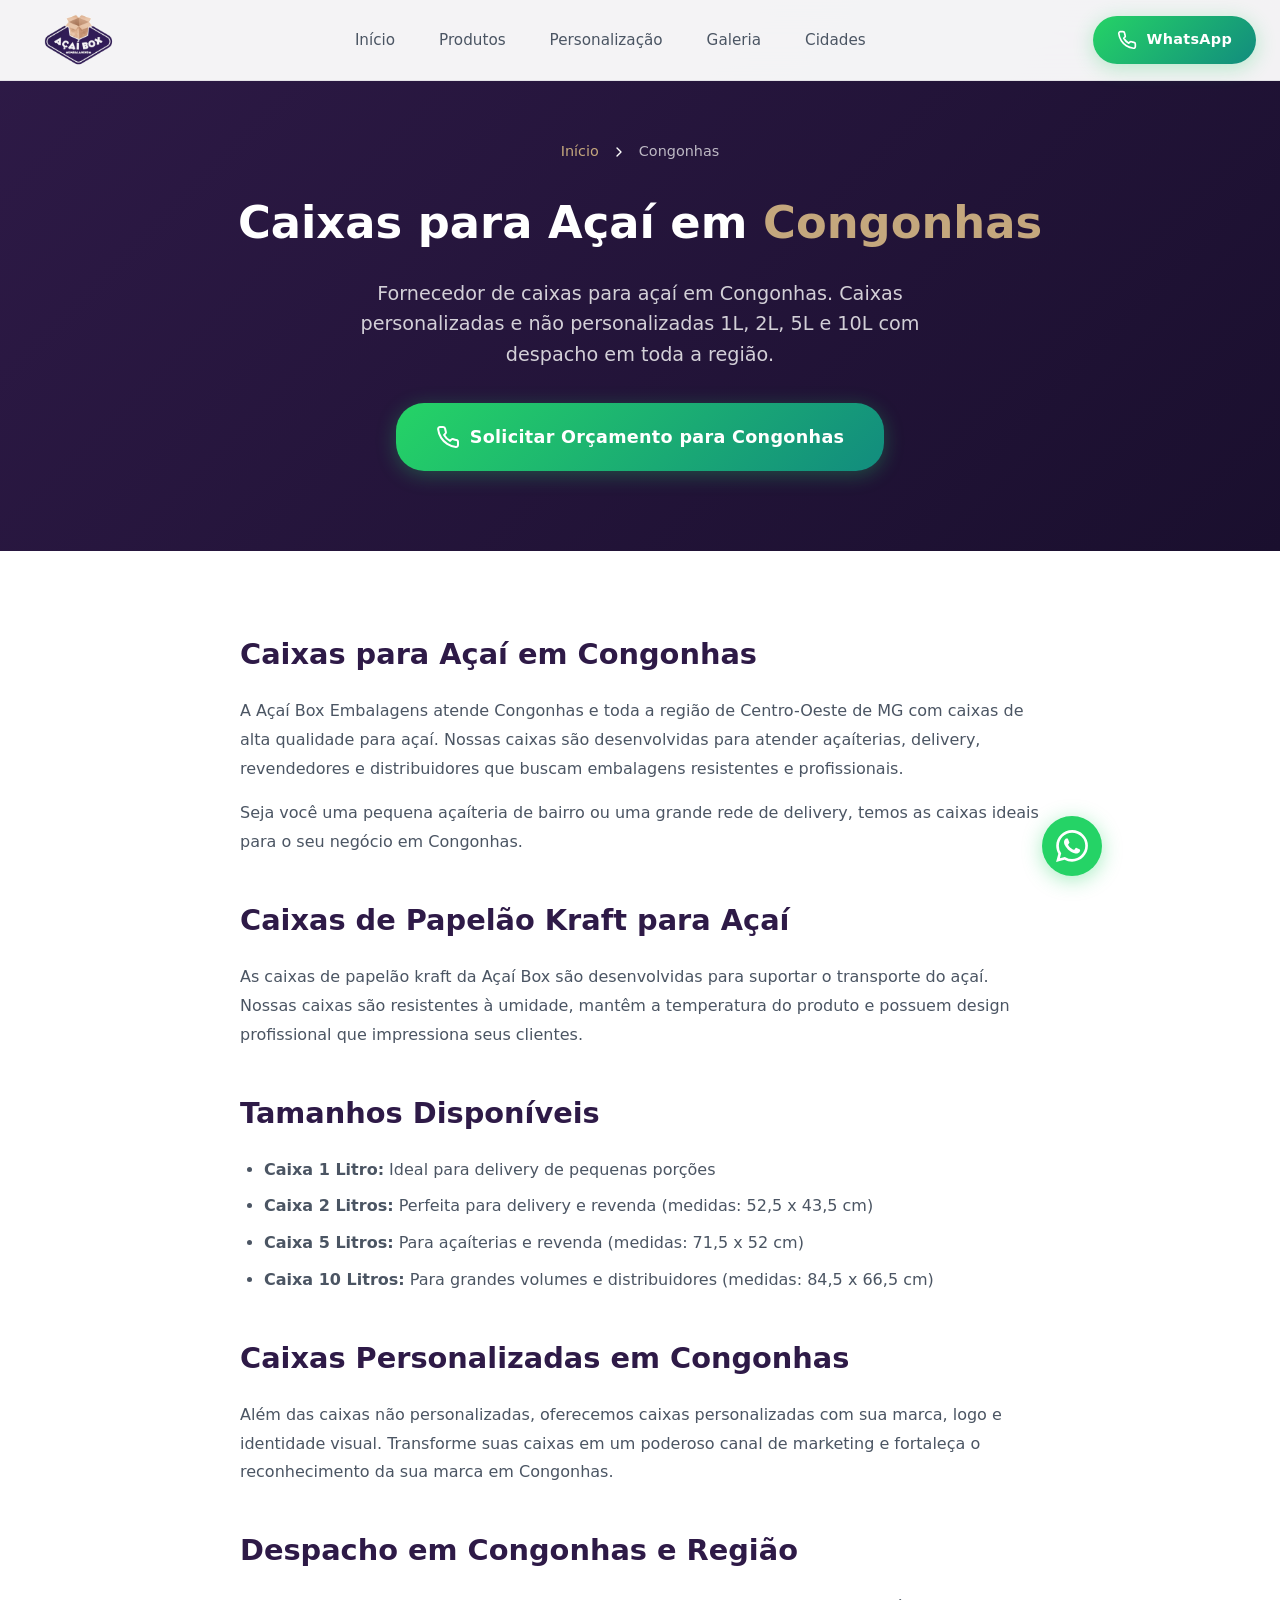
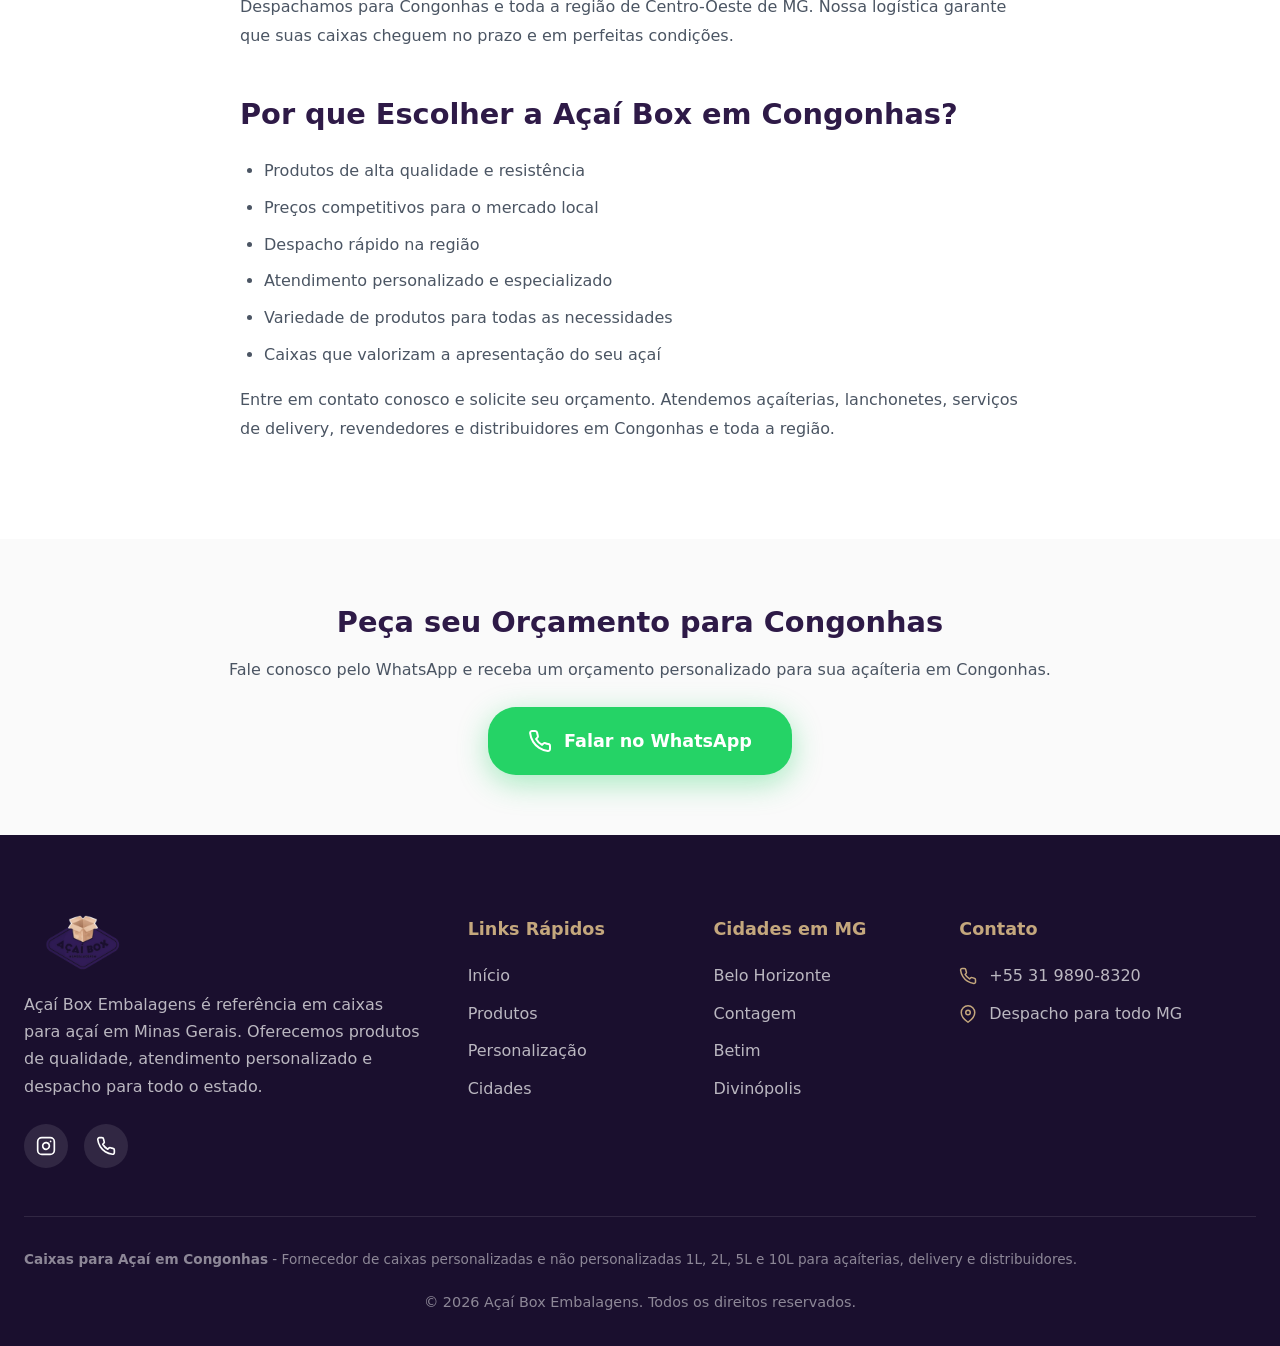
<file: paginas/embalagens-acai-congonhas.html>
<!DOCTYPE html>
<html lang="pt-BR">
<head>
  <meta charset="UTF-8">
  <meta name="viewport" content="width=device-width, initial-scale=1.0">
  <meta name="description" content="Caixas para açaí em Congonhas. Caixas personalizadas e não personalizadas 1L, 2L, 5L e 10L com despacho em Congonhas. Atendemos açaíterias, delivery e distribuidores.">
  <meta name="keywords" content="caixas para açaí Congonhas, embalagens açaí Congonhas, caixas personalizadas açaí Congonhas, fornecedor caixas açaí Congonhas">
  <meta name="author" content="Açaí Box Embalagens">
  <meta name="robots" content="index, follow">

  <meta property="og:title" content="Caixas para Açaí em Congonhas | Açaí Box">
  <meta property="og:description" content="Caixas premium para açaí com despacho em Congonhas. Personalizadas e não personalizadas. Solicite seu orçamento!">
  <meta property="og:image" content="https://frt553.github.io/acaibox-embalagens/assets/img/logo-acai-box.png">
  <meta property="og:url" content="https://frt553.github.io/acaibox-embalagens/paginas/embalagens-acai-congonhas.html">
  <meta property="og:type" content="website">

  <link rel="canonical" href="https://frt553.github.io/acaibox-embalagens/paginas/embalagens-acai-congonhas.html">

  <title>Caixas para Açaí em Congonhas | Açaí Box Embalagens</title>

  <link rel="icon" type="image/png" href="../assets/img/logo-acai-box.png">
  <link rel="stylesheet" href="../css/style.css">

  <script type="application/ld+json">
  {
    "@context": "https://schema.org",
    "@type": "LocalBusiness",
    "name": "Açaí Box Embalagens - Congonhas",
    "image": "https://frt553.github.io/acaibox-embalagens/assets/img/logo-acai-box.png",
    "description": "Caixas para açaí em Congonhas. Caixas personalizadas e não personalizadas 1L, 2L, 5L e 10L.",
    "url": "https://frt553.github.io/acaibox-embalagens/paginas/embalagens-acai-congonhas.html",
    "telephone": "+55 31 9890-8320",
    "areaServed": {
      "@type": "City",
      "name": "Congonhas",
      "containedInPlace": {
        "@type": "State",
        "name": "Minas Gerais"
      }
    }
  }
  </script>
</head>
<body>
  <header class="header">
    <div class="container">
      <div class="header-inner">
        <a href="../index.html" class="logo">
          <img src="../assets/img/logo-acai-box.png" alt="Açaí Box Embalagens Logo" width="50" height="50">
        </a>

        <nav class="nav-desktop">
          <a href="../index.html#inicio" class="nav-link">Início</a>
          <a href="../index.html#produtos" class="nav-link">Produtos</a>
          <a href="../index.html#personalizacao" class="nav-link">Personalização</a>
          <a href="../index.html#galeria" class="nav-link">Galeria</a>
          <a href="../index.html#cidades" class="nav-link">Cidades</a>
        </nav>

        <div class="header-actions">
          <a href="https://wa.me/553198908320?text=Ol%C3%A1!%20Gostaria%20de%20solicitar%20um%20or%C3%A7amento%20de%20caixas%20para%20a%C3%A7a%C3%AD%20em%20Congonhas." target="_blank" rel="noopener" class="btn btn-whatsapp btn-header">
            <svg width="20" height="20" viewBox="0 0 24 24" fill="none" stroke="currentColor" stroke-width="2" stroke-linecap="round" stroke-linejoin="round"><path d="M22 16.92v3a2 2 0 0 1-2.18 2 19.79 19.79 0 0 1-8.63-3.07 19.5 19.5 0 0 1-6-6 19.79 19.79 0 0 1-3.07-8.67A2 2 0 0 1 4.11 2h3a2 2 0 0 1 2 1.72 12.84 12.84 0 0 0 .7 2.81 2 2 0 0 1-.45 2.11L8.09 9.91a16 16 0 0 0 6 6l1.27-1.27a2 2 0 0 1 2.11-.45 12.84 12.84 0 0 0 2.81.7A2 2 0 0 1 22 16.92z"/></svg>
            WhatsApp
          </a>
          <button class="menu-toggle" aria-label="Menu">
            <span></span>
            <span></span>
            <span></span>
          </button>
        </div>
      </div>
    </div>
  </header>

  <div class="mobile-menu">
    <button class="mobile-menu-close" aria-label="Fechar menu">
      <svg viewBox="0 0 24 24" fill="none" stroke="currentColor" stroke-width="2" stroke-linecap="round" stroke-linejoin="round"><line x1="18" y1="6" x2="6" y2="18"></line><line x1="6" y1="6" x2="18" y2="18"></line></svg>
    </button>
    <a href="../index.html">Início</a>
    <a href="../index.html#produtos">Produtos</a>
    <a href="../index.html#personalizacao">Personalização</a>
    <a href="../index.html#galeria">Galeria</a>
    <a href="../index.html#cidades">Cidades</a>
    <a href="https://wa.me/553198908320?text=Ol%C3%A1!%20Gostaria%20de%20solicitar%20um%20or%C3%A7amento%20de%20caixas%20para%20a%C3%A7a%C3%AD%20em%20Congonhas." target="_blank" rel="noopener">Falar no WhatsApp</a>
  </div>

  <main>
    <!-- Hero Cidade -->
    <section class="cidade-hero">
      <div class="container">
        <div class="breadcrumb">
          <a href="../index.html">Início</a>
          <svg viewBox="0 0 24 24" fill="none" stroke="currentColor" stroke-width="2" stroke-linecap="round" stroke-linejoin="round"><polyline points="9 18 15 12 9 6"/></svg>
          <span>Congonhas</span>
        </div>
        <h1>Caixas para Açaí em <span>Congonhas</span></h1>
        <p>Fornecedor de caixas para açaí em Congonhas. Caixas personalizadas e não personalizadas 1L, 2L, 5L e 10L com despacho em toda a região.</p>
        <a href="https://wa.me/553198908320?text=Ol%C3%A1!%20Gostaria%20de%20solicitar%20um%20or%C3%A7amento%20de%20caixas%20para%20a%C3%A7a%C3%AD%20em%20Congonhas." target="_blank" rel="noopener" class="btn btn-whatsapp btn-lg">
          <svg width="24" height="24" viewBox="0 0 24 24" fill="none" stroke="currentColor" stroke-width="2" stroke-linecap="round" stroke-linejoin="round"><path d="M22 16.92v3a2 2 0 0 1-2.18 2 19.79 19.79 0 0 1-8.63-3.07 19.5 19.5 0 0 1-6-6 19.79 19.79 0 0 1-3.07-8.67A2 2 0 0 1 4.11 2h3a2 2 0 0 1 2 1.72 12.84 12.84 0 0 0 .7 2.81 2 2 0 0 1-.45 2.11L8.09 9.91a16 16 0 0 0 6 6l1.27-1.27a2 2 0 0 1 2.11-.45 12.84 12.84 0 0 0 2.81.7A2 2 0 0 1 22 16.92z"/></svg>
          Solicitar Orçamento para Congonhas
        </a>
      </div>
    </section>

    <!-- Conteúdo da Cidade -->
    <section class="cidade-content">
      <div class="container">
        <div class="cidade-texto">
          <h2>Caixas para Açaí em Congonhas</h2>
          <p>A Açaí Box Embalagens atende Congonhas e toda a região de Centro-Oeste de MG com caixas de alta qualidade para açaí. Nossas caixas são desenvolvidas para atender açaíterias, delivery, revendedores e distribuidores que buscam embalagens resistentes e profissionais.</p>

          <p>Seja você uma pequena açaíteria de bairro ou uma grande rede de delivery, temos as caixas ideais para o seu negócio em Congonhas.</p>

          <h2>Caixas de Papelão Kraft para Açaí</h2>
          <p>As caixas de papelão kraft da Açaí Box são desenvolvidas para suportar o transporte do açaí. Nossas caixas são resistentes à umidade, mantêm a temperatura do produto e possuem design profissional que impressiona seus clientes.</p>

          <h2>Tamanhos Disponíveis</h2>
          <ul>
            <li><strong>Caixa 1 Litro:</strong> Ideal para delivery de pequenas porções</li>
            <li><strong>Caixa 2 Litros:</strong> Perfeita para delivery e revenda (medidas: 52,5 x 43,5 cm)</li>
            <li><strong>Caixa 5 Litros:</strong> Para açaíterias e revenda (medidas: 71,5 x 52 cm)</li>
            <li><strong>Caixa 10 Litros:</strong> Para grandes volumes e distribuidores (medidas: 84,5 x 66,5 cm)</li>
          </ul>

          <h2>Caixas Personalizadas em Congonhas</h2>
          <p>Além das caixas não personalizadas, oferecemos caixas personalizadas com sua marca, logo e identidade visual. Transforme suas caixas em um poderoso canal de marketing e fortaleça o reconhecimento da sua marca em Congonhas.</p>

          <h2>Despacho em Congonhas e Região</h2>
          <p>Despachamos para Congonhas e toda a região de Centro-Oeste de MG. Nossa logística garante que suas caixas cheguem no prazo e em perfeitas condições.</p>

          <h2>Por que Escolher a Açaí Box em Congonhas?</h2>
          <ul>
            <li>Produtos de alta qualidade e resistência</li>
            <li>Preços competitivos para o mercado local</li>
            <li>Despacho rápido na região</li>
            <li>Atendimento personalizado e especializado</li>
            <li>Variedade de produtos para todas as necessidades</li>
            <li>Caixas que valorizam a apresentação do seu açaí</li>
          </ul>

          <p>Entre em contato conosco e solicite seu orçamento. Atendemos açaíterias, lanchonetes, serviços de delivery, revendedores e distribuidores em Congonhas e toda a região.</p>
        </div>
      </div>
    </section>

    <!-- CTA Cidade -->
    <section class="cidade-cta">
      <div class="container">
        <h3>Peça seu Orçamento para Congonhas</h3>
        <p>Fale conosco pelo WhatsApp e receba um orçamento personalizado para sua açaíteria em Congonhas.</p>
        <a href="https://wa.me/553198908320?text=Ol%C3%A1!%20Gostaria%20de%20solicitar%20um%20or%C3%A7amento%20de%20caixas%20para%20a%C3%A7a%C3%AD%20em%20Congonhas." target="_blank" rel="noopener" class="cta-whatsapp">
          <svg viewBox="0 0 24 24" fill="none" stroke="currentColor" stroke-width="2" stroke-linecap="round" stroke-linejoin="round"><path d="M22 16.92v3a2 2 0 0 1-2.18 2 19.79 19.79 0 0 1-8.63-3.07 19.5 19.5 0 0 1-6-6 19.79 19.79 0 0 1-3.07-8.67A2 2 0 0 1 4.11 2h3a2 2 0 0 1 2 1.72 12.84 12.84 0 0 0 .7 2.81 2 2 0 0 1-.45 2.11L8.09 9.91a16 16 0 0 0 6 6l1.27-1.27a2 2 0 0 1 2.11-.45 12.84 12.84 0 0 0 2.81.7A2 2 0 0 1 22 16.92z"/></svg>
          Falar no WhatsApp
        </a>
      </div>
    </section>
  </main>

  <!-- Footer -->
  <footer class="footer">
    <div class="container">
      <div class="footer-grid">
        <div class="footer-brand">
          <img src="../assets/img/logo-acai-box.png" alt="Açaí Box Embalagens" width="120" height="60">
          <p>Açaí Box Embalagens é referência em caixas para açaí em Minas Gerais. Oferecemos produtos de qualidade, atendimento personalizado e despacho para todo o estado.</p>
          <div class="footer-social">
            <a href="https://www.instagram.com/acai.caixas.grafica" target="_blank" aria-label="Instagram">
              <svg viewBox="0 0 24 24" fill="none" stroke="currentColor" stroke-width="2" stroke-linecap="round" stroke-linejoin="round"><rect x="2" y="2" width="20" height="20" rx="5" ry="5"/><path d="M16 11.37A4 4 0 1 1 12.63 8 4 4 0 0 1 16 11.37z"/><line x1="17.5" y1="6.5" x2="17.51" y2="6.5"/></svg>
            </a>
            <a href="https://wa.me/553198908320?text=Ol%C3%A1!%20Gostaria%20de%20solicitar%20um%20or%C3%A7amento%20de%20caixas%20para%20a%C3%A7a%C3%AD." target="_blank" rel="noopener" aria-label="WhatsApp">
              <svg viewBox="0 0 24 24" fill="none" stroke="currentColor" stroke-width="2" stroke-linecap="round" stroke-linejoin="round"><path d="M22 16.92v3a2 2 0 0 1-2.18 2 19.79 19.79 0 0 1-8.63-3.07 19.5 19.5 0 0 1-6-6 19.79 19.79 0 0 1-3.07-8.67A2 2 0 0 1 4.11 2h3a2 2 0 0 1 2 1.72 12.84 12.84 0 0 0 .7 2.81 2 2 0 0 1-.45 2.11L8.09 9.91a16 16 0 0 0 6 6l1.27-1.27a2 2 0 0 1 2.11-.45 12.84 12.84 0 0 0 2.81.7A2 2 0 0 1 22 16.92z"/></svg>
            </a>
          </div>
        </div>

        <div class="footer-column">
          <h4>Links Rápidos</h4>
          <div class="footer-links">
            <a href="../index.html">Início</a>
            <a href="../index.html#produtos">Produtos</a>
            <a href="../index.html#personalizacao">Personalização</a>
            <a href="../index.html#cidades">Cidades</a>
          </div>
        </div>

        <div class="footer-column">
          <h4>Cidades em MG</h4>
          <div class="footer-links">
            <a href="embalagens-acai-belo-horizonte.html">Belo Horizonte</a>
            <a href="embalagens-acai-contagem.html">Contagem</a>
            <a href="embalagens-acai-betim.html">Betim</a>
            <a href="embalagens-acai-divinopolis.html">Divinópolis</a>
          </div>
        </div>

        <div class="footer-column footer-contact">
          <h4>Contato</h4>
          <p>
            <svg viewBox="0 0 24 24" fill="none" stroke="currentColor" stroke-width="2" stroke-linecap="round" stroke-linejoin="round"><path d="M22 16.92v3a2 2 0 0 1-2.18 2 19.79 19.79 0 0 1-8.63-3.07 19.5 19.5 0 0 1-6-6 19.79 19.79 0 0 1-3.07-8.67A2 2 0 0 1 4.11 2h3a2 2 0 0 1 2 1.72 12.84 12.84 0 0 0 .7 2.81 2 2 0 0 1-.45 2.11L8.09 9.91a16 16 0 0 0 6 6l1.27-1.27a2 2 0 0 1 2.11-.45 12.84 12.84 0 0 0 2.81.7A2 2 0 0 1 22 16.92z"/></svg>
            +55 31 9890-8320
          </p>
          <p>
            <svg viewBox="0 0 24 24" fill="none" stroke="currentColor" stroke-width="2" stroke-linecap="round" stroke-linejoin="round"><path d="M21 10c0 7-9 13-9 13s-9-6-9-13a9 9 0 0 1 18 0z"/><circle cx="12" cy="10" r="3"/></svg>
            Despacho para todo MG
          </p>
        </div>
      </div>

      <div class="footer-bottom">
        <div class="footer-seo">
          <p><strong>Caixas para Açaí em Congonhas</strong> - Fornecedor de caixas personalizadas e não personalizadas 1L, 2L, 5L e 10L para açaíterias, delivery e distribuidores.</p>
        </div>
        <p>&copy; <span class="current-year"></span> Açaí Box Embalagens. Todos os direitos reservados.</p>
      </div>
    </div>
  </footer>

  <div class="whatsapp-float">
    <a href="https://wa.me/553198908320?text=Ol%C3%A1!%20Gostaria%20de%20solicitar%20um%20or%C3%A7amento%20de%20caixas%20para%20a%C3%A7a%C3%AD%20em%20Congonhas." target="_blank" rel="noopener" aria-label="Falar no WhatsApp">
      <svg viewBox="0 0 24 24" fill="currentColor" stroke="none"><path d="M17.472 14.382c-.297-.149-1.758-.867-2.03-.967-.273-.099-.471-.148-.67.15-.197.297-.767.966-.94 1.164-.173.199-.347.223-.644.075-.297-.15-1.255-.463-2.39-1.475-.883-.788-1.48-1.761-1.653-2.059-.173-.297-.018-.458.13-.606.134-.133.298-.347.446-.52.149-.174.198-.298.298-.497.099-.198.05-.371-.025-.52-.075-.149-.669-1.612-.916-2.207-.242-.579-.487-.5-.669-.51-.173-.008-.371-.01-.57-.01-.198 0-.52.074-.792.372-.272.297-1.04 1.016-1.04 2.479 0 1.462 1.065 2.875 1.213 3.074.149.198 2.096 3.2 5.077 4.487.709.306 1.262.489 1.694.625.712.227 1.36.195 1.871.118.571-.085 1.758-.719 2.006-1.413.248-.694.248-1.289.173-1.413-.074-.124-.272-.198-.57-.347m-5.421 7.403h-.004a9.87 9.87 0 01-5.031-1.378l-.361-.214-3.741.982.998-3.648-.235-.374a9.86 9.86 0 01-1.51-5.26c.001-5.45 4.436-9.884 9.888-9.884 2.64 0 5.122 1.03 6.988 2.898a9.825 9.825 0 012.893 6.994c-.003 5.45-4.437 9.884-9.885 9.884m8.413-18.297A11.815 11.815 0 0012.05 0C5.495 0 .16 5.335.157 11.892c0 2.096.547 4.142 1.588 5.945L.057 24l6.305-1.654a11.882 11.882 0 005.683 1.448h.005c6.554 0 11.89-5.335 11.893-11.893a11.821 11.821 0 00-3.48-8.413z"/></svg>
    </a>
    <span class="whatsapp-tooltip">Fale conosco!</span>
  </div>

  <script src="../js/script.js"></script>
</body>
</html>
</file>
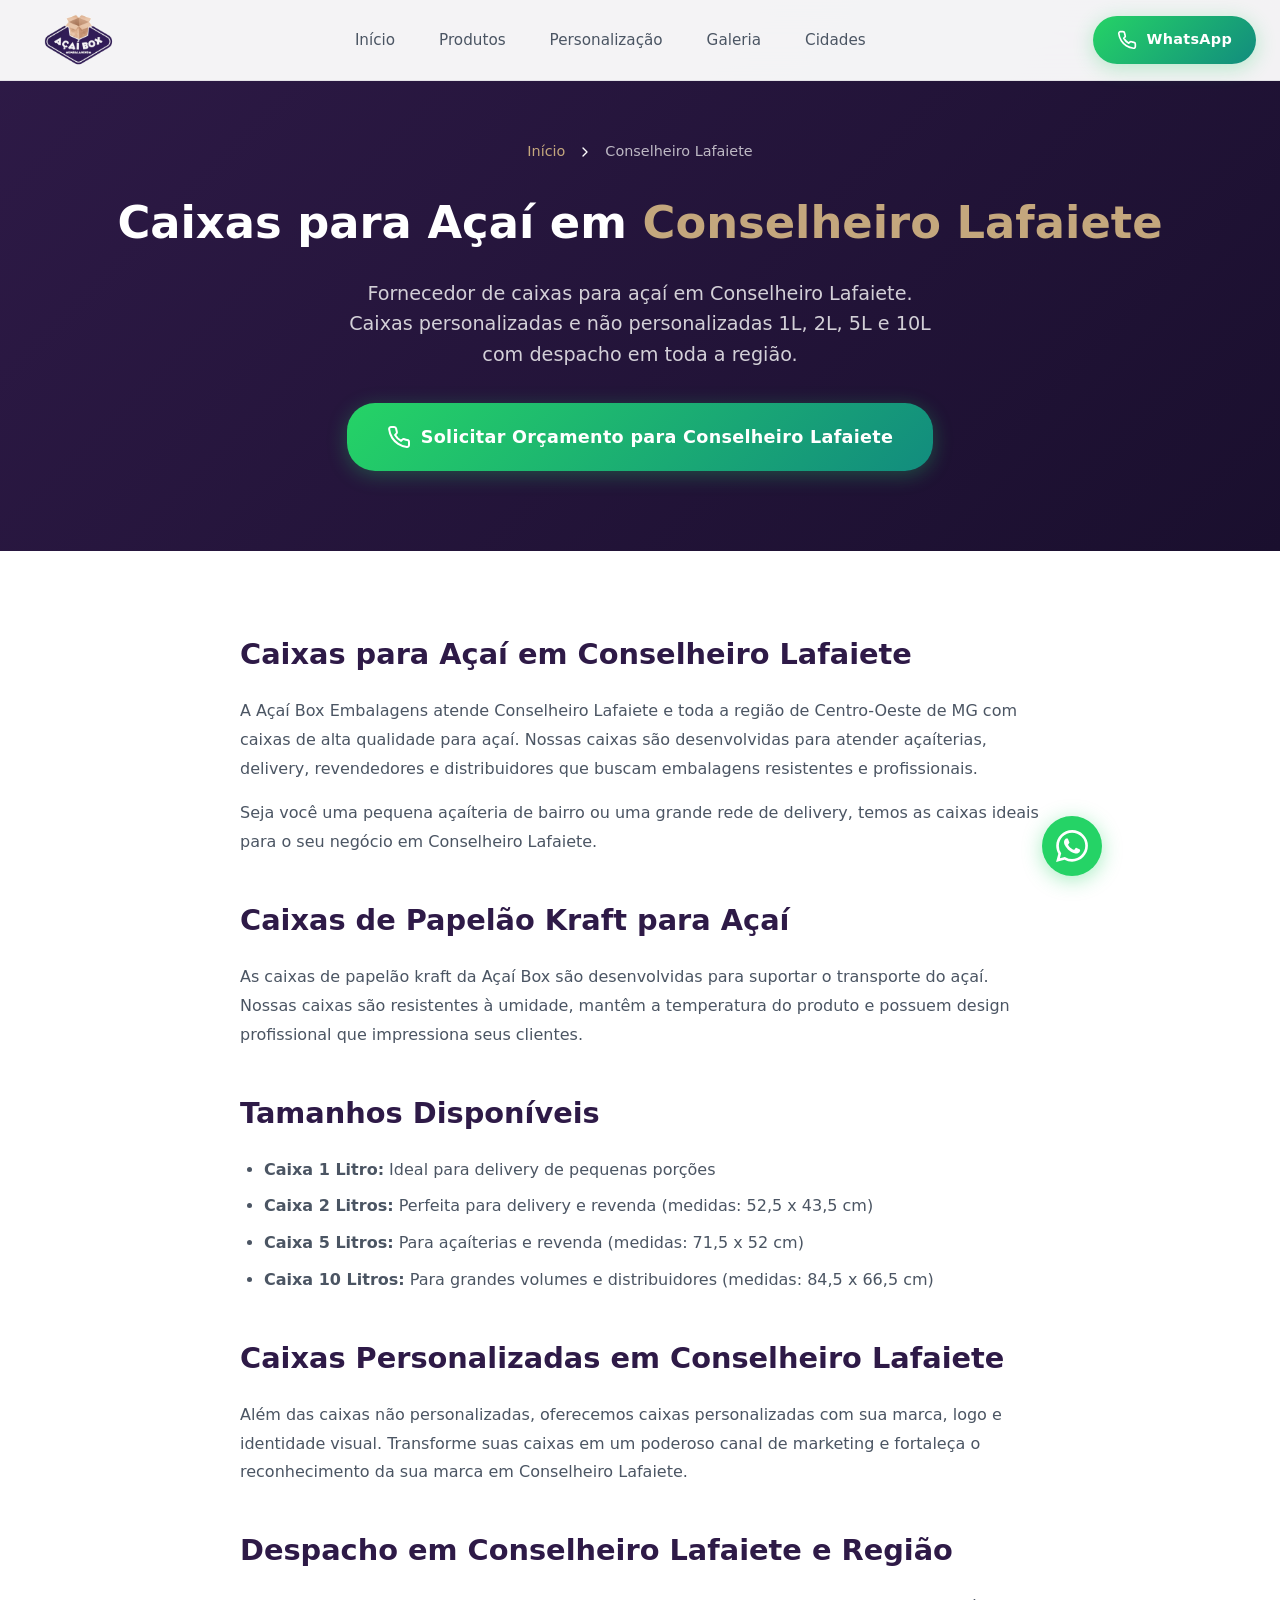
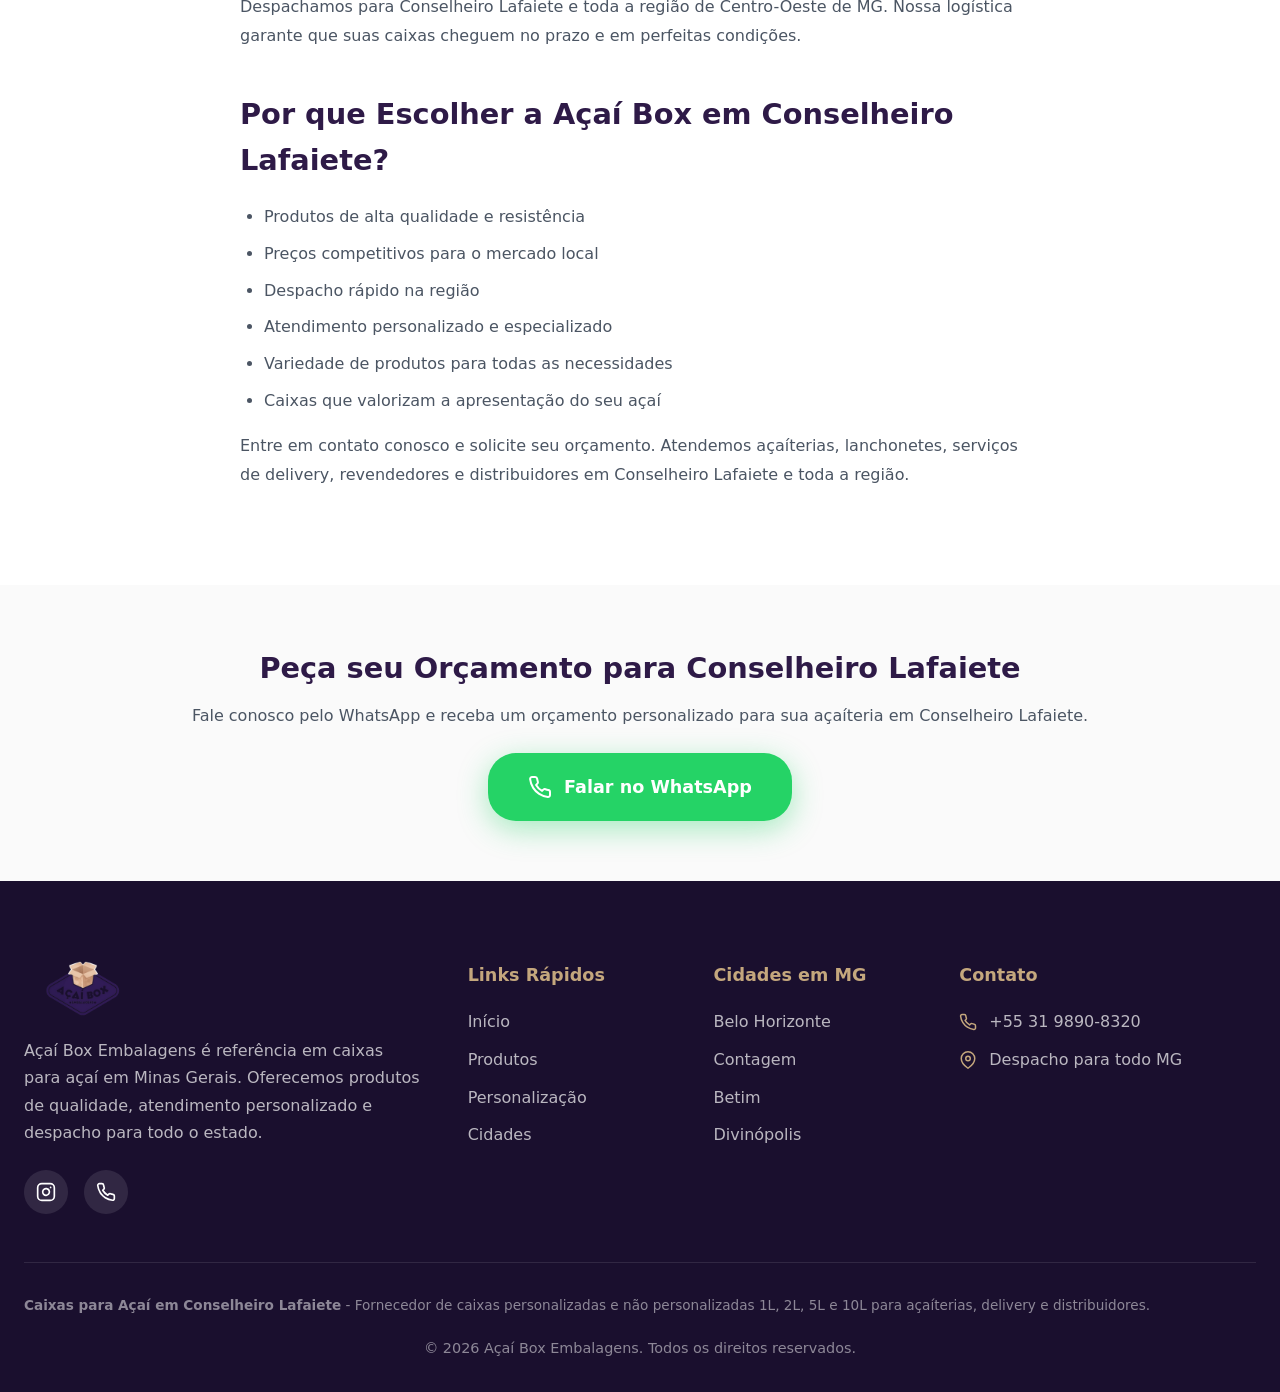
<file: paginas/embalagens-acai-conselheiro-lafaiete.html>
<!DOCTYPE html>
<html lang="pt-BR">
<head>
  <meta charset="UTF-8">
  <meta name="viewport" content="width=device-width, initial-scale=1.0">
  <meta name="description" content="Caixas para açaí em Conselheiro Lafaiete. Caixas personalizadas e não personalizadas 1L, 2L, 5L e 10L com despacho em Conselheiro Lafaiete. Atendemos açaíterias, delivery e distribuidores.">
  <meta name="keywords" content="caixas para açaí Conselheiro Lafaiete, embalagens açaí Conselheiro Lafaiete, caixas personalizadas açaí Conselheiro Lafaiete, fornecedor caixas açaí Conselheiro Lafaiete">
  <meta name="author" content="Açaí Box Embalagens">
  <meta name="robots" content="index, follow">

  <meta property="og:title" content="Caixas para Açaí em Conselheiro Lafaiete | Açaí Box">
  <meta property="og:description" content="Caixas premium para açaí com despacho em Conselheiro Lafaiete. Personalizadas e não personalizadas. Solicite seu orçamento!">
  <meta property="og:image" content="https://frt553.github.io/acaibox-embalagens/assets/img/logo-acai-box.png">
  <meta property="og:url" content="https://frt553.github.io/acaibox-embalagens/paginas/embalagens-acai-conselheiro-lafaiete.html">
  <meta property="og:type" content="website">

  <link rel="canonical" href="https://frt553.github.io/acaibox-embalagens/paginas/embalagens-acai-conselheiro-lafaiete.html">

  <title>Caixas para Açaí em Conselheiro Lafaiete | Açaí Box Embalagens</title>

  <link rel="icon" type="image/png" href="../assets/img/logo-acai-box.png">
  <link rel="stylesheet" href="../css/style.css">

  <script type="application/ld+json">
  {
    "@context": "https://schema.org",
    "@type": "LocalBusiness",
    "name": "Açaí Box Embalagens - Conselheiro Lafaiete",
    "image": "https://frt553.github.io/acaibox-embalagens/assets/img/logo-acai-box.png",
    "description": "Caixas para açaí em Conselheiro Lafaiete. Caixas personalizadas e não personalizadas 1L, 2L, 5L e 10L.",
    "url": "https://frt553.github.io/acaibox-embalagens/paginas/embalagens-acai-conselheiro-lafaiete.html",
    "telephone": "+55 31 9890-8320",
    "areaServed": {
      "@type": "City",
      "name": "Conselheiro Lafaiete",
      "containedInPlace": {
        "@type": "State",
        "name": "Minas Gerais"
      }
    }
  }
  </script>
</head>
<body>
  <header class="header">
    <div class="container">
      <div class="header-inner">
        <a href="../index.html" class="logo">
          <img src="../assets/img/logo-acai-box.png" alt="Açaí Box Embalagens Logo" width="50" height="50">
        </a>

        <nav class="nav-desktop">
          <a href="../index.html#inicio" class="nav-link">Início</a>
          <a href="../index.html#produtos" class="nav-link">Produtos</a>
          <a href="../index.html#personalizacao" class="nav-link">Personalização</a>
          <a href="../index.html#galeria" class="nav-link">Galeria</a>
          <a href="../index.html#cidades" class="nav-link">Cidades</a>
        </nav>

        <div class="header-actions">
          <a href="https://wa.me/553198908320?text=Ol%C3%A1!%20Gostaria%20de%20solicitar%20um%20or%C3%A7amento%20de%20caixas%20para%20a%C3%A7a%C3%AD%20em%20Conselheiro%20Lafaiete." target="_blank" rel="noopener" class="btn btn-whatsapp btn-header">
            <svg width="20" height="20" viewBox="0 0 24 24" fill="none" stroke="currentColor" stroke-width="2" stroke-linecap="round" stroke-linejoin="round"><path d="M22 16.92v3a2 2 0 0 1-2.18 2 19.79 19.79 0 0 1-8.63-3.07 19.5 19.5 0 0 1-6-6 19.79 19.79 0 0 1-3.07-8.67A2 2 0 0 1 4.11 2h3a2 2 0 0 1 2 1.72 12.84 12.84 0 0 0 .7 2.81 2 2 0 0 1-.45 2.11L8.09 9.91a16 16 0 0 0 6 6l1.27-1.27a2 2 0 0 1 2.11-.45 12.84 12.84 0 0 0 2.81.7A2 2 0 0 1 22 16.92z"/></svg>
            WhatsApp
          </a>
          <button class="menu-toggle" aria-label="Menu">
            <span></span>
            <span></span>
            <span></span>
          </button>
        </div>
      </div>
    </div>
  </header>

  <div class="mobile-menu">
    <button class="mobile-menu-close" aria-label="Fechar menu">
      <svg viewBox="0 0 24 24" fill="none" stroke="currentColor" stroke-width="2" stroke-linecap="round" stroke-linejoin="round"><line x1="18" y1="6" x2="6" y2="18"></line><line x1="6" y1="6" x2="18" y2="18"></line></svg>
    </button>
    <a href="../index.html">Início</a>
    <a href="../index.html#produtos">Produtos</a>
    <a href="../index.html#personalizacao">Personalização</a>
    <a href="../index.html#galeria">Galeria</a>
    <a href="../index.html#cidades">Cidades</a>
    <a href="https://wa.me/553198908320?text=Ol%C3%A1!%20Gostaria%20de%20solicitar%20um%20or%C3%A7amento%20de%20caixas%20para%20a%C3%A7a%C3%AD%20em%20Conselheiro%20Lafaiete." target="_blank" rel="noopener">Falar no WhatsApp</a>
  </div>

  <main>
    <!-- Hero Cidade -->
    <section class="cidade-hero">
      <div class="container">
        <div class="breadcrumb">
          <a href="../index.html">Início</a>
          <svg viewBox="0 0 24 24" fill="none" stroke="currentColor" stroke-width="2" stroke-linecap="round" stroke-linejoin="round"><polyline points="9 18 15 12 9 6"/></svg>
          <span>Conselheiro Lafaiete</span>
        </div>
        <h1>Caixas para Açaí em <span>Conselheiro Lafaiete</span></h1>
        <p>Fornecedor de caixas para açaí em Conselheiro Lafaiete. Caixas personalizadas e não personalizadas 1L, 2L, 5L e 10L com despacho em toda a região.</p>
        <a href="https://wa.me/553198908320?text=Ol%C3%A1!%20Gostaria%20de%20solicitar%20um%20or%C3%A7amento%20de%20caixas%20para%20a%C3%A7a%C3%AD%20em%20Conselheiro%20Lafaiete." target="_blank" rel="noopener" class="btn btn-whatsapp btn-lg">
          <svg width="24" height="24" viewBox="0 0 24 24" fill="none" stroke="currentColor" stroke-width="2" stroke-linecap="round" stroke-linejoin="round"><path d="M22 16.92v3a2 2 0 0 1-2.18 2 19.79 19.79 0 0 1-8.63-3.07 19.5 19.5 0 0 1-6-6 19.79 19.79 0 0 1-3.07-8.67A2 2 0 0 1 4.11 2h3a2 2 0 0 1 2 1.72 12.84 12.84 0 0 0 .7 2.81 2 2 0 0 1-.45 2.11L8.09 9.91a16 16 0 0 0 6 6l1.27-1.27a2 2 0 0 1 2.11-.45 12.84 12.84 0 0 0 2.81.7A2 2 0 0 1 22 16.92z"/></svg>
          Solicitar Orçamento para Conselheiro Lafaiete
        </a>
      </div>
    </section>

    <!-- Conteúdo da Cidade -->
    <section class="cidade-content">
      <div class="container">
        <div class="cidade-texto">
          <h2>Caixas para Açaí em Conselheiro Lafaiete</h2>
          <p>A Açaí Box Embalagens atende Conselheiro Lafaiete e toda a região de Centro-Oeste de MG com caixas de alta qualidade para açaí. Nossas caixas são desenvolvidas para atender açaíterias, delivery, revendedores e distribuidores que buscam embalagens resistentes e profissionais.</p>

          <p>Seja você uma pequena açaíteria de bairro ou uma grande rede de delivery, temos as caixas ideais para o seu negócio em Conselheiro Lafaiete.</p>

          <h2>Caixas de Papelão Kraft para Açaí</h2>
          <p>As caixas de papelão kraft da Açaí Box são desenvolvidas para suportar o transporte do açaí. Nossas caixas são resistentes à umidade, mantêm a temperatura do produto e possuem design profissional que impressiona seus clientes.</p>

          <h2>Tamanhos Disponíveis</h2>
          <ul>
            <li><strong>Caixa 1 Litro:</strong> Ideal para delivery de pequenas porções</li>
            <li><strong>Caixa 2 Litros:</strong> Perfeita para delivery e revenda (medidas: 52,5 x 43,5 cm)</li>
            <li><strong>Caixa 5 Litros:</strong> Para açaíterias e revenda (medidas: 71,5 x 52 cm)</li>
            <li><strong>Caixa 10 Litros:</strong> Para grandes volumes e distribuidores (medidas: 84,5 x 66,5 cm)</li>
          </ul>

          <h2>Caixas Personalizadas em Conselheiro Lafaiete</h2>
          <p>Além das caixas não personalizadas, oferecemos caixas personalizadas com sua marca, logo e identidade visual. Transforme suas caixas em um poderoso canal de marketing e fortaleça o reconhecimento da sua marca em Conselheiro Lafaiete.</p>

          <h2>Despacho em Conselheiro Lafaiete e Região</h2>
          <p>Despachamos para Conselheiro Lafaiete e toda a região de Centro-Oeste de MG. Nossa logística garante que suas caixas cheguem no prazo e em perfeitas condições.</p>

          <h2>Por que Escolher a Açaí Box em Conselheiro Lafaiete?</h2>
          <ul>
            <li>Produtos de alta qualidade e resistência</li>
            <li>Preços competitivos para o mercado local</li>
            <li>Despacho rápido na região</li>
            <li>Atendimento personalizado e especializado</li>
            <li>Variedade de produtos para todas as necessidades</li>
            <li>Caixas que valorizam a apresentação do seu açaí</li>
          </ul>

          <p>Entre em contato conosco e solicite seu orçamento. Atendemos açaíterias, lanchonetes, serviços de delivery, revendedores e distribuidores em Conselheiro Lafaiete e toda a região.</p>
        </div>
      </div>
    </section>

    <!-- CTA Cidade -->
    <section class="cidade-cta">
      <div class="container">
        <h3>Peça seu Orçamento para Conselheiro Lafaiete</h3>
        <p>Fale conosco pelo WhatsApp e receba um orçamento personalizado para sua açaíteria em Conselheiro Lafaiete.</p>
        <a href="https://wa.me/553198908320?text=Ol%C3%A1!%20Gostaria%20de%20solicitar%20um%20or%C3%A7amento%20de%20caixas%20para%20a%C3%A7a%C3%AD%20em%20Conselheiro%20Lafaiete." target="_blank" rel="noopener" class="cta-whatsapp">
          <svg viewBox="0 0 24 24" fill="none" stroke="currentColor" stroke-width="2" stroke-linecap="round" stroke-linejoin="round"><path d="M22 16.92v3a2 2 0 0 1-2.18 2 19.79 19.79 0 0 1-8.63-3.07 19.5 19.5 0 0 1-6-6 19.79 19.79 0 0 1-3.07-8.67A2 2 0 0 1 4.11 2h3a2 2 0 0 1 2 1.72 12.84 12.84 0 0 0 .7 2.81 2 2 0 0 1-.45 2.11L8.09 9.91a16 16 0 0 0 6 6l1.27-1.27a2 2 0 0 1 2.11-.45 12.84 12.84 0 0 0 2.81.7A2 2 0 0 1 22 16.92z"/></svg>
          Falar no WhatsApp
        </a>
      </div>
    </section>
  </main>

  <!-- Footer -->
  <footer class="footer">
    <div class="container">
      <div class="footer-grid">
        <div class="footer-brand">
          <img src="../assets/img/logo-acai-box.png" alt="Açaí Box Embalagens" width="120" height="60">
          <p>Açaí Box Embalagens é referência em caixas para açaí em Minas Gerais. Oferecemos produtos de qualidade, atendimento personalizado e despacho para todo o estado.</p>
          <div class="footer-social">
            <a href="https://www.instagram.com/acai.caixas.grafica" target="_blank" aria-label="Instagram">
              <svg viewBox="0 0 24 24" fill="none" stroke="currentColor" stroke-width="2" stroke-linecap="round" stroke-linejoin="round"><rect x="2" y="2" width="20" height="20" rx="5" ry="5"/><path d="M16 11.37A4 4 0 1 1 12.63 8 4 4 0 0 1 16 11.37z"/><line x1="17.5" y1="6.5" x2="17.51" y2="6.5"/></svg>
            </a>
            <a href="https://wa.me/553198908320?text=Ol%C3%A1!%20Gostaria%20de%20solicitar%20um%20or%C3%A7amento%20de%20caixas%20para%20a%C3%A7a%C3%AD." target="_blank" rel="noopener" aria-label="WhatsApp">
              <svg viewBox="0 0 24 24" fill="none" stroke="currentColor" stroke-width="2" stroke-linecap="round" stroke-linejoin="round"><path d="M22 16.92v3a2 2 0 0 1-2.18 2 19.79 19.79 0 0 1-8.63-3.07 19.5 19.5 0 0 1-6-6 19.79 19.79 0 0 1-3.07-8.67A2 2 0 0 1 4.11 2h3a2 2 0 0 1 2 1.72 12.84 12.84 0 0 0 .7 2.81 2 2 0 0 1-.45 2.11L8.09 9.91a16 16 0 0 0 6 6l1.27-1.27a2 2 0 0 1 2.11-.45 12.84 12.84 0 0 0 2.81.7A2 2 0 0 1 22 16.92z"/></svg>
            </a>
          </div>
        </div>

        <div class="footer-column">
          <h4>Links Rápidos</h4>
          <div class="footer-links">
            <a href="../index.html">Início</a>
            <a href="../index.html#produtos">Produtos</a>
            <a href="../index.html#personalizacao">Personalização</a>
            <a href="../index.html#cidades">Cidades</a>
          </div>
        </div>

        <div class="footer-column">
          <h4>Cidades em MG</h4>
          <div class="footer-links">
            <a href="embalagens-acai-belo-horizonte.html">Belo Horizonte</a>
            <a href="embalagens-acai-contagem.html">Contagem</a>
            <a href="embalagens-acai-betim.html">Betim</a>
            <a href="embalagens-acai-divinopolis.html">Divinópolis</a>
          </div>
        </div>

        <div class="footer-column footer-contact">
          <h4>Contato</h4>
          <p>
            <svg viewBox="0 0 24 24" fill="none" stroke="currentColor" stroke-width="2" stroke-linecap="round" stroke-linejoin="round"><path d="M22 16.92v3a2 2 0 0 1-2.18 2 19.79 19.79 0 0 1-8.63-3.07 19.5 19.5 0 0 1-6-6 19.79 19.79 0 0 1-3.07-8.67A2 2 0 0 1 4.11 2h3a2 2 0 0 1 2 1.72 12.84 12.84 0 0 0 .7 2.81 2 2 0 0 1-.45 2.11L8.09 9.91a16 16 0 0 0 6 6l1.27-1.27a2 2 0 0 1 2.11-.45 12.84 12.84 0 0 0 2.81.7A2 2 0 0 1 22 16.92z"/></svg>
            +55 31 9890-8320
          </p>
          <p>
            <svg viewBox="0 0 24 24" fill="none" stroke="currentColor" stroke-width="2" stroke-linecap="round" stroke-linejoin="round"><path d="M21 10c0 7-9 13-9 13s-9-6-9-13a9 9 0 0 1 18 0z"/><circle cx="12" cy="10" r="3"/></svg>
            Despacho para todo MG
          </p>
        </div>
      </div>

      <div class="footer-bottom">
        <div class="footer-seo">
          <p><strong>Caixas para Açaí em Conselheiro Lafaiete</strong> - Fornecedor de caixas personalizadas e não personalizadas 1L, 2L, 5L e 10L para açaíterias, delivery e distribuidores.</p>
        </div>
        <p>&copy; <span class="current-year"></span> Açaí Box Embalagens. Todos os direitos reservados.</p>
      </div>
    </div>
  </footer>

  <div class="whatsapp-float">
    <a href="https://wa.me/553198908320?text=Ol%C3%A1!%20Gostaria%20de%20solicitar%20um%20or%C3%A7amento%20de%20caixas%20para%20a%C3%A7a%C3%AD%20em%20Conselheiro%20Lafaiete." target="_blank" rel="noopener" aria-label="Falar no WhatsApp">
      <svg viewBox="0 0 24 24" fill="currentColor" stroke="none"><path d="M17.472 14.382c-.297-.149-1.758-.867-2.03-.967-.273-.099-.471-.148-.67.15-.197.297-.767.966-.94 1.164-.173.199-.347.223-.644.075-.297-.15-1.255-.463-2.39-1.475-.883-.788-1.48-1.761-1.653-2.059-.173-.297-.018-.458.13-.606.134-.133.298-.347.446-.52.149-.174.198-.298.298-.497.099-.198.05-.371-.025-.52-.075-.149-.669-1.612-.916-2.207-.242-.579-.487-.5-.669-.51-.173-.008-.371-.01-.57-.01-.198 0-.52.074-.792.372-.272.297-1.04 1.016-1.04 2.479 0 1.462 1.065 2.875 1.213 3.074.149.198 2.096 3.2 5.077 4.487.709.306 1.262.489 1.694.625.712.227 1.36.195 1.871.118.571-.085 1.758-.719 2.006-1.413.248-.694.248-1.289.173-1.413-.074-.124-.272-.198-.57-.347m-5.421 7.403h-.004a9.87 9.87 0 01-5.031-1.378l-.361-.214-3.741.982.998-3.648-.235-.374a9.86 9.86 0 01-1.51-5.26c.001-5.45 4.436-9.884 9.888-9.884 2.64 0 5.122 1.03 6.988 2.898a9.825 9.825 0 012.893 6.994c-.003 5.45-4.437 9.884-9.885 9.884m8.413-18.297A11.815 11.815 0 0012.05 0C5.495 0 .16 5.335.157 11.892c0 2.096.547 4.142 1.588 5.945L.057 24l6.305-1.654a11.882 11.882 0 005.683 1.448h.005c6.554 0 11.89-5.335 11.893-11.893a11.821 11.821 0 00-3.48-8.413z"/></svg>
    </a>
    <span class="whatsapp-tooltip">Fale conosco!</span>
  </div>

  <script src="../js/script.js"></script>
</body>
</html>
</file>
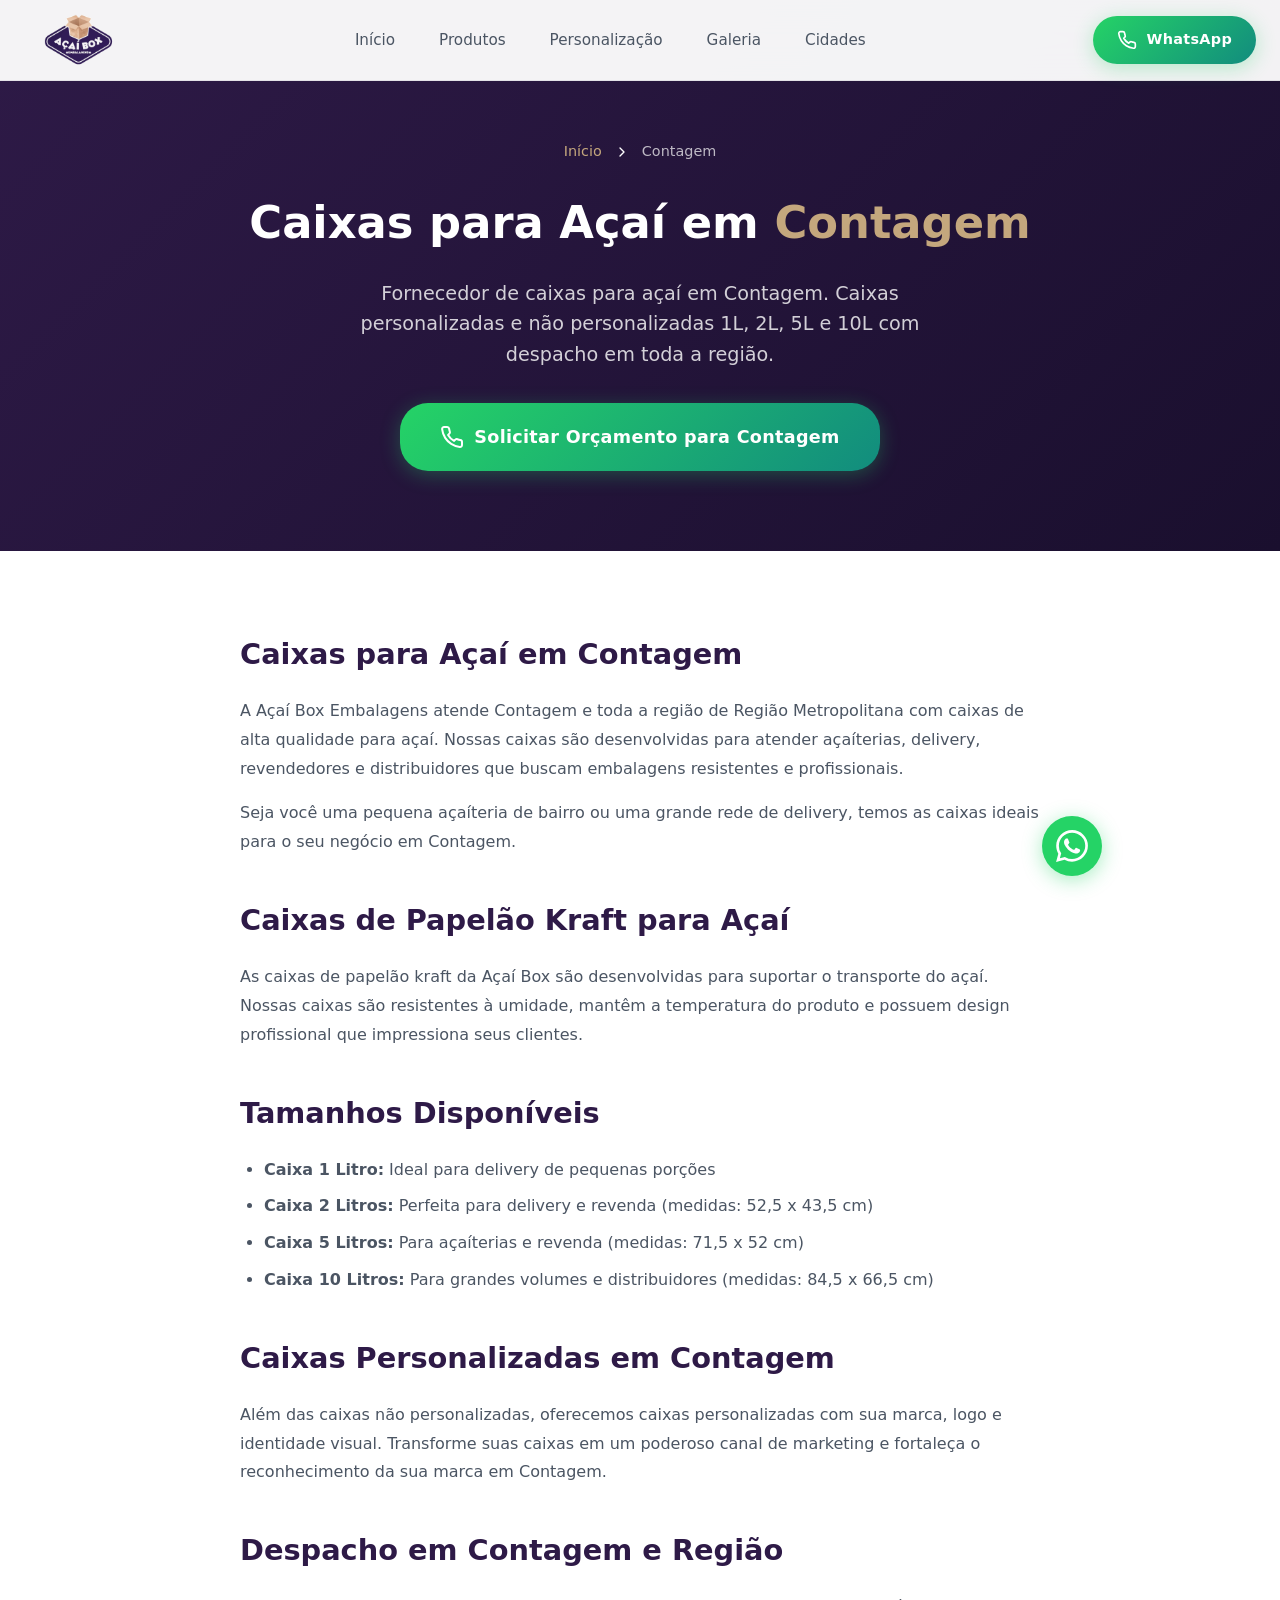
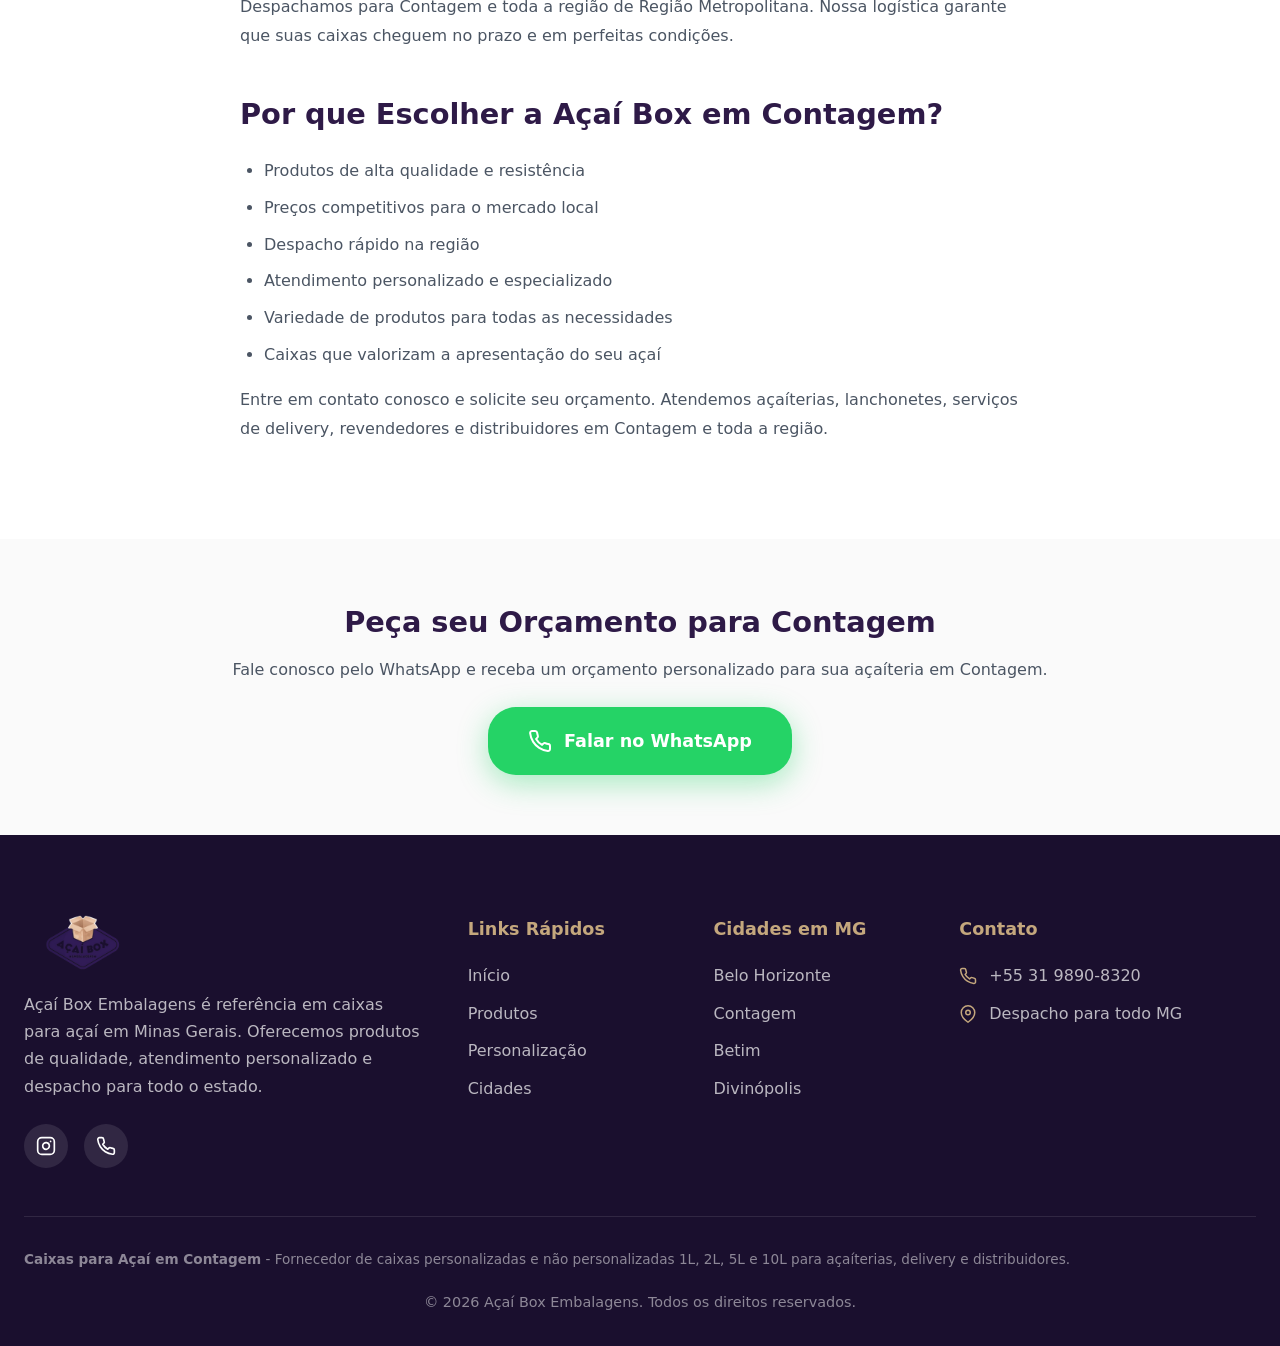
<file: paginas/embalagens-acai-contagem.html>
<!DOCTYPE html>
<html lang="pt-BR">
<head>
  <meta charset="UTF-8">
  <meta name="viewport" content="width=device-width, initial-scale=1.0">
  <meta name="description" content="Caixas para açaí em Contagem. Caixas personalizadas e não personalizadas 1L, 2L, 5L e 10L com despacho em Contagem. Atendemos açaíterias, delivery e distribuidores.">
  <meta name="keywords" content="caixas para açaí Contagem, embalagens açaí Contagem, caixas personalizadas açaí Contagem, fornecedor caixas açaí Contagem">
  <meta name="author" content="Açaí Box Embalagens">
  <meta name="robots" content="index, follow">

  <meta property="og:title" content="Caixas para Açaí em Contagem | Açaí Box">
  <meta property="og:description" content="Caixas premium para açaí com despacho em Contagem. Personalizadas e não personalizadas. Solicite seu orçamento!">
  <meta property="og:image" content="https://frt553.github.io/acaibox-embalagens/assets/img/logo-acai-box.png">
  <meta property="og:url" content="https://frt553.github.io/acaibox-embalagens/paginas/embalagens-acai-contagem.html">
  <meta property="og:type" content="website">

  <link rel="canonical" href="https://frt553.github.io/acaibox-embalagens/paginas/embalagens-acai-contagem.html">

  <title>Caixas para Açaí em Contagem | Açaí Box Embalagens</title>

  <link rel="icon" type="image/png" href="../assets/img/logo-acai-box.png">
  <link rel="stylesheet" href="../css/style.css">

  <script type="application/ld+json">
  {
    "@context": "https://schema.org",
    "@type": "LocalBusiness",
    "name": "Açaí Box Embalagens - Contagem",
    "image": "https://frt553.github.io/acaibox-embalagens/assets/img/logo-acai-box.png",
    "description": "Caixas para açaí em Contagem. Caixas personalizadas e não personalizadas 1L, 2L, 5L e 10L.",
    "url": "https://frt553.github.io/acaibox-embalagens/paginas/embalagens-acai-contagem.html",
    "telephone": "+55 31 9890-8320",
    "areaServed": {
      "@type": "City",
      "name": "Contagem",
      "containedInPlace": {
        "@type": "State",
        "name": "Minas Gerais"
      }
    }
  }
  </script>
</head>
<body>
  <header class="header">
    <div class="container">
      <div class="header-inner">
        <a href="../index.html" class="logo">
          <img src="../assets/img/logo-acai-box.png" alt="Açaí Box Embalagens Logo" width="50" height="50">
        </a>

        <nav class="nav-desktop">
          <a href="../index.html#inicio" class="nav-link">Início</a>
          <a href="../index.html#produtos" class="nav-link">Produtos</a>
          <a href="../index.html#personalizacao" class="nav-link">Personalização</a>
          <a href="../index.html#galeria" class="nav-link">Galeria</a>
          <a href="../index.html#cidades" class="nav-link">Cidades</a>
        </nav>

        <div class="header-actions">
          <a href="https://wa.me/553198908320?text=Ol%C3%A1!%20Gostaria%20de%20solicitar%20um%20or%C3%A7amento%20de%20caixas%20para%20a%C3%A7a%C3%AD%20em%20Contagem." target="_blank" rel="noopener" class="btn btn-whatsapp btn-header">
            <svg width="20" height="20" viewBox="0 0 24 24" fill="none" stroke="currentColor" stroke-width="2" stroke-linecap="round" stroke-linejoin="round"><path d="M22 16.92v3a2 2 0 0 1-2.18 2 19.79 19.79 0 0 1-8.63-3.07 19.5 19.5 0 0 1-6-6 19.79 19.79 0 0 1-3.07-8.67A2 2 0 0 1 4.11 2h3a2 2 0 0 1 2 1.72 12.84 12.84 0 0 0 .7 2.81 2 2 0 0 1-.45 2.11L8.09 9.91a16 16 0 0 0 6 6l1.27-1.27a2 2 0 0 1 2.11-.45 12.84 12.84 0 0 0 2.81.7A2 2 0 0 1 22 16.92z"/></svg>
            WhatsApp
          </a>
          <button class="menu-toggle" aria-label="Menu">
            <span></span>
            <span></span>
            <span></span>
          </button>
        </div>
      </div>
    </div>
  </header>

  <div class="mobile-menu">
    <button class="mobile-menu-close" aria-label="Fechar menu">
      <svg viewBox="0 0 24 24" fill="none" stroke="currentColor" stroke-width="2" stroke-linecap="round" stroke-linejoin="round"><line x1="18" y1="6" x2="6" y2="18"></line><line x1="6" y1="6" x2="18" y2="18"></line></svg>
    </button>
    <a href="../index.html">Início</a>
    <a href="../index.html#produtos">Produtos</a>
    <a href="../index.html#personalizacao">Personalização</a>
    <a href="../index.html#galeria">Galeria</a>
    <a href="../index.html#cidades">Cidades</a>
    <a href="https://wa.me/553198908320?text=Ol%C3%A1!%20Gostaria%20de%20solicitar%20um%20or%C3%A7amento%20de%20caixas%20para%20a%C3%A7a%C3%AD%20em%20Contagem." target="_blank" rel="noopener">Falar no WhatsApp</a>
  </div>

  <main>
    <!-- Hero Cidade -->
    <section class="cidade-hero">
      <div class="container">
        <div class="breadcrumb">
          <a href="../index.html">Início</a>
          <svg viewBox="0 0 24 24" fill="none" stroke="currentColor" stroke-width="2" stroke-linecap="round" stroke-linejoin="round"><polyline points="9 18 15 12 9 6"/></svg>
          <span>Contagem</span>
        </div>
        <h1>Caixas para Açaí em <span>Contagem</span></h1>
        <p>Fornecedor de caixas para açaí em Contagem. Caixas personalizadas e não personalizadas 1L, 2L, 5L e 10L com despacho em toda a região.</p>
        <a href="https://wa.me/553198908320?text=Ol%C3%A1!%20Gostaria%20de%20solicitar%20um%20or%C3%A7amento%20de%20caixas%20para%20a%C3%A7a%C3%AD%20em%20Contagem." target="_blank" rel="noopener" class="btn btn-whatsapp btn-lg">
          <svg width="24" height="24" viewBox="0 0 24 24" fill="none" stroke="currentColor" stroke-width="2" stroke-linecap="round" stroke-linejoin="round"><path d="M22 16.92v3a2 2 0 0 1-2.18 2 19.79 19.79 0 0 1-8.63-3.07 19.5 19.5 0 0 1-6-6 19.79 19.79 0 0 1-3.07-8.67A2 2 0 0 1 4.11 2h3a2 2 0 0 1 2 1.72 12.84 12.84 0 0 0 .7 2.81 2 2 0 0 1-.45 2.11L8.09 9.91a16 16 0 0 0 6 6l1.27-1.27a2 2 0 0 1 2.11-.45 12.84 12.84 0 0 0 2.81.7A2 2 0 0 1 22 16.92z"/></svg>
          Solicitar Orçamento para Contagem
        </a>
      </div>
    </section>

    <!-- Conteúdo da Cidade -->
    <section class="cidade-content">
      <div class="container">
        <div class="cidade-texto">
          <h2>Caixas para Açaí em Contagem</h2>
          <p>A Açaí Box Embalagens atende Contagem e toda a região de Região Metropolitana com caixas de alta qualidade para açaí. Nossas caixas são desenvolvidas para atender açaíterias, delivery, revendedores e distribuidores que buscam embalagens resistentes e profissionais.</p>

          <p>Seja você uma pequena açaíteria de bairro ou uma grande rede de delivery, temos as caixas ideais para o seu negócio em Contagem.</p>

          <h2>Caixas de Papelão Kraft para Açaí</h2>
          <p>As caixas de papelão kraft da Açaí Box são desenvolvidas para suportar o transporte do açaí. Nossas caixas são resistentes à umidade, mantêm a temperatura do produto e possuem design profissional que impressiona seus clientes.</p>

          <h2>Tamanhos Disponíveis</h2>
          <ul>
            <li><strong>Caixa 1 Litro:</strong> Ideal para delivery de pequenas porções</li>
            <li><strong>Caixa 2 Litros:</strong> Perfeita para delivery e revenda (medidas: 52,5 x 43,5 cm)</li>
            <li><strong>Caixa 5 Litros:</strong> Para açaíterias e revenda (medidas: 71,5 x 52 cm)</li>
            <li><strong>Caixa 10 Litros:</strong> Para grandes volumes e distribuidores (medidas: 84,5 x 66,5 cm)</li>
          </ul>

          <h2>Caixas Personalizadas em Contagem</h2>
          <p>Além das caixas não personalizadas, oferecemos caixas personalizadas com sua marca, logo e identidade visual. Transforme suas caixas em um poderoso canal de marketing e fortaleça o reconhecimento da sua marca em Contagem.</p>

          <h2>Despacho em Contagem e Região</h2>
          <p>Despachamos para Contagem e toda a região de Região Metropolitana. Nossa logística garante que suas caixas cheguem no prazo e em perfeitas condições.</p>

          <h2>Por que Escolher a Açaí Box em Contagem?</h2>
          <ul>
            <li>Produtos de alta qualidade e resistência</li>
            <li>Preços competitivos para o mercado local</li>
            <li>Despacho rápido na região</li>
            <li>Atendimento personalizado e especializado</li>
            <li>Variedade de produtos para todas as necessidades</li>
            <li>Caixas que valorizam a apresentação do seu açaí</li>
          </ul>

          <p>Entre em contato conosco e solicite seu orçamento. Atendemos açaíterias, lanchonetes, serviços de delivery, revendedores e distribuidores em Contagem e toda a região.</p>
        </div>
      </div>
    </section>

    <!-- CTA Cidade -->
    <section class="cidade-cta">
      <div class="container">
        <h3>Peça seu Orçamento para Contagem</h3>
        <p>Fale conosco pelo WhatsApp e receba um orçamento personalizado para sua açaíteria em Contagem.</p>
        <a href="https://wa.me/553198908320?text=Ol%C3%A1!%20Gostaria%20de%20solicitar%20um%20or%C3%A7amento%20de%20caixas%20para%20a%C3%A7a%C3%AD%20em%20Contagem." target="_blank" rel="noopener" class="cta-whatsapp">
          <svg viewBox="0 0 24 24" fill="none" stroke="currentColor" stroke-width="2" stroke-linecap="round" stroke-linejoin="round"><path d="M22 16.92v3a2 2 0 0 1-2.18 2 19.79 19.79 0 0 1-8.63-3.07 19.5 19.5 0 0 1-6-6 19.79 19.79 0 0 1-3.07-8.67A2 2 0 0 1 4.11 2h3a2 2 0 0 1 2 1.72 12.84 12.84 0 0 0 .7 2.81 2 2 0 0 1-.45 2.11L8.09 9.91a16 16 0 0 0 6 6l1.27-1.27a2 2 0 0 1 2.11-.45 12.84 12.84 0 0 0 2.81.7A2 2 0 0 1 22 16.92z"/></svg>
          Falar no WhatsApp
        </a>
      </div>
    </section>
  </main>

  <!-- Footer -->
  <footer class="footer">
    <div class="container">
      <div class="footer-grid">
        <div class="footer-brand">
          <img src="../assets/img/logo-acai-box.png" alt="Açaí Box Embalagens" width="120" height="60">
          <p>Açaí Box Embalagens é referência em caixas para açaí em Minas Gerais. Oferecemos produtos de qualidade, atendimento personalizado e despacho para todo o estado.</p>
          <div class="footer-social">
            <a href="https://www.instagram.com/acai.caixas.grafica" target="_blank" aria-label="Instagram">
              <svg viewBox="0 0 24 24" fill="none" stroke="currentColor" stroke-width="2" stroke-linecap="round" stroke-linejoin="round"><rect x="2" y="2" width="20" height="20" rx="5" ry="5"/><path d="M16 11.37A4 4 0 1 1 12.63 8 4 4 0 0 1 16 11.37z"/><line x1="17.5" y1="6.5" x2="17.51" y2="6.5"/></svg>
            </a>
            <a href="https://wa.me/553198908320?text=Ol%C3%A1!%20Gostaria%20de%20solicitar%20um%20or%C3%A7amento%20de%20caixas%20para%20a%C3%A7a%C3%AD." target="_blank" rel="noopener" aria-label="WhatsApp">
              <svg viewBox="0 0 24 24" fill="none" stroke="currentColor" stroke-width="2" stroke-linecap="round" stroke-linejoin="round"><path d="M22 16.92v3a2 2 0 0 1-2.18 2 19.79 19.79 0 0 1-8.63-3.07 19.5 19.5 0 0 1-6-6 19.79 19.79 0 0 1-3.07-8.67A2 2 0 0 1 4.11 2h3a2 2 0 0 1 2 1.72 12.84 12.84 0 0 0 .7 2.81 2 2 0 0 1-.45 2.11L8.09 9.91a16 16 0 0 0 6 6l1.27-1.27a2 2 0 0 1 2.11-.45 12.84 12.84 0 0 0 2.81.7A2 2 0 0 1 22 16.92z"/></svg>
            </a>
          </div>
        </div>

        <div class="footer-column">
          <h4>Links Rápidos</h4>
          <div class="footer-links">
            <a href="../index.html">Início</a>
            <a href="../index.html#produtos">Produtos</a>
            <a href="../index.html#personalizacao">Personalização</a>
            <a href="../index.html#cidades">Cidades</a>
          </div>
        </div>

        <div class="footer-column">
          <h4>Cidades em MG</h4>
          <div class="footer-links">
            <a href="embalagens-acai-belo-horizonte.html">Belo Horizonte</a>
            <a href="embalagens-acai-contagem.html">Contagem</a>
            <a href="embalagens-acai-betim.html">Betim</a>
            <a href="embalagens-acai-divinopolis.html">Divinópolis</a>
          </div>
        </div>

        <div class="footer-column footer-contact">
          <h4>Contato</h4>
          <p>
            <svg viewBox="0 0 24 24" fill="none" stroke="currentColor" stroke-width="2" stroke-linecap="round" stroke-linejoin="round"><path d="M22 16.92v3a2 2 0 0 1-2.18 2 19.79 19.79 0 0 1-8.63-3.07 19.5 19.5 0 0 1-6-6 19.79 19.79 0 0 1-3.07-8.67A2 2 0 0 1 4.11 2h3a2 2 0 0 1 2 1.72 12.84 12.84 0 0 0 .7 2.81 2 2 0 0 1-.45 2.11L8.09 9.91a16 16 0 0 0 6 6l1.27-1.27a2 2 0 0 1 2.11-.45 12.84 12.84 0 0 0 2.81.7A2 2 0 0 1 22 16.92z"/></svg>
            +55 31 9890-8320
          </p>
          <p>
            <svg viewBox="0 0 24 24" fill="none" stroke="currentColor" stroke-width="2" stroke-linecap="round" stroke-linejoin="round"><path d="M21 10c0 7-9 13-9 13s-9-6-9-13a9 9 0 0 1 18 0z"/><circle cx="12" cy="10" r="3"/></svg>
            Despacho para todo MG
          </p>
        </div>
      </div>

      <div class="footer-bottom">
        <div class="footer-seo">
          <p><strong>Caixas para Açaí em Contagem</strong> - Fornecedor de caixas personalizadas e não personalizadas 1L, 2L, 5L e 10L para açaíterias, delivery e distribuidores.</p>
        </div>
        <p>&copy; <span class="current-year"></span> Açaí Box Embalagens. Todos os direitos reservados.</p>
      </div>
    </div>
  </footer>

  <div class="whatsapp-float">
    <a href="https://wa.me/553198908320?text=Ol%C3%A1!%20Gostaria%20de%20solicitar%20um%20or%C3%A7amento%20de%20caixas%20para%20a%C3%A7a%C3%AD%20em%20Contagem." target="_blank" rel="noopener" aria-label="Falar no WhatsApp">
      <svg viewBox="0 0 24 24" fill="currentColor" stroke="none"><path d="M17.472 14.382c-.297-.149-1.758-.867-2.03-.967-.273-.099-.471-.148-.67.15-.197.297-.767.966-.94 1.164-.173.199-.347.223-.644.075-.297-.15-1.255-.463-2.39-1.475-.883-.788-1.48-1.761-1.653-2.059-.173-.297-.018-.458.13-.606.134-.133.298-.347.446-.52.149-.174.198-.298.298-.497.099-.198.05-.371-.025-.52-.075-.149-.669-1.612-.916-2.207-.242-.579-.487-.5-.669-.51-.173-.008-.371-.01-.57-.01-.198 0-.52.074-.792.372-.272.297-1.04 1.016-1.04 2.479 0 1.462 1.065 2.875 1.213 3.074.149.198 2.096 3.2 5.077 4.487.709.306 1.262.489 1.694.625.712.227 1.36.195 1.871.118.571-.085 1.758-.719 2.006-1.413.248-.694.248-1.289.173-1.413-.074-.124-.272-.198-.57-.347m-5.421 7.403h-.004a9.87 9.87 0 01-5.031-1.378l-.361-.214-3.741.982.998-3.648-.235-.374a9.86 9.86 0 01-1.51-5.26c.001-5.45 4.436-9.884 9.888-9.884 2.64 0 5.122 1.03 6.988 2.898a9.825 9.825 0 012.893 6.994c-.003 5.45-4.437 9.884-9.885 9.884m8.413-18.297A11.815 11.815 0 0012.05 0C5.495 0 .16 5.335.157 11.892c0 2.096.547 4.142 1.588 5.945L.057 24l6.305-1.654a11.882 11.882 0 005.683 1.448h.005c6.554 0 11.89-5.335 11.893-11.893a11.821 11.821 0 00-3.48-8.413z"/></svg>
    </a>
    <span class="whatsapp-tooltip">Fale conosco!</span>
  </div>

  <script src="../js/script.js"></script>
</body>
</html>
</file>
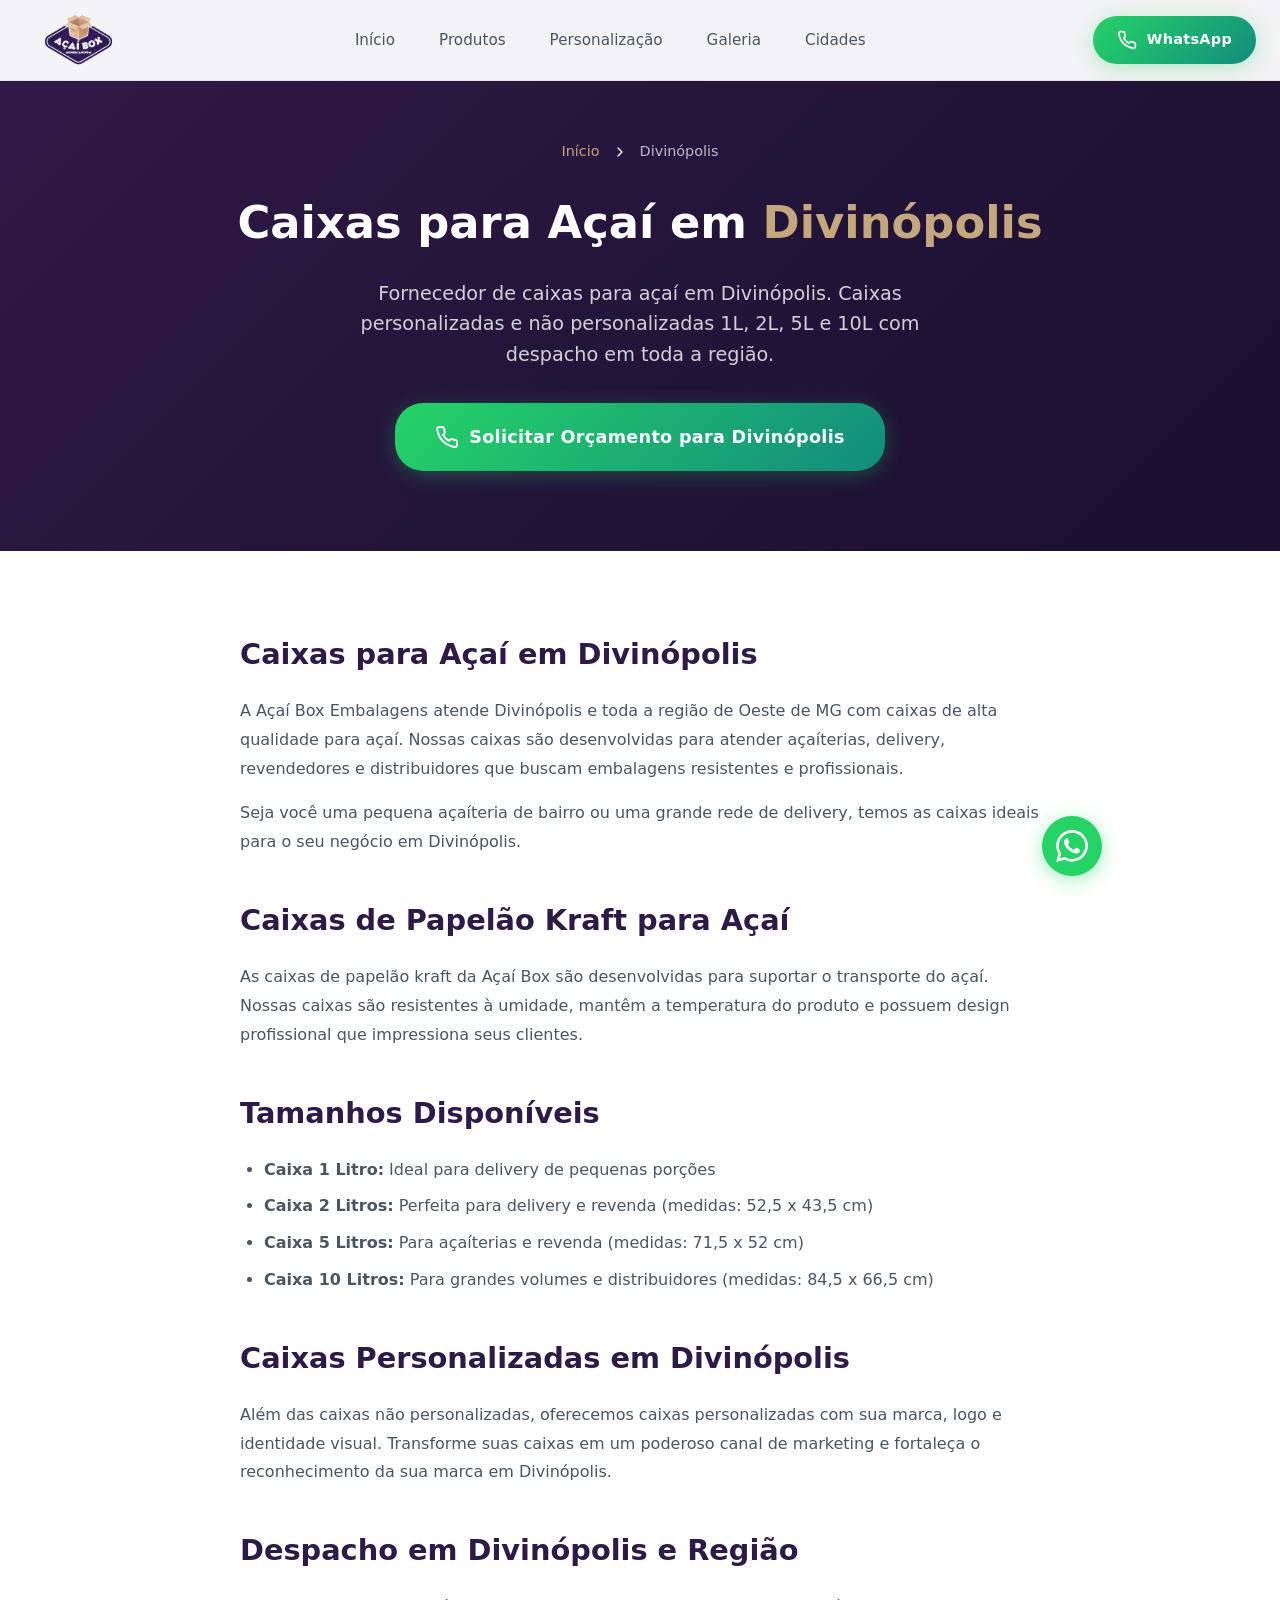
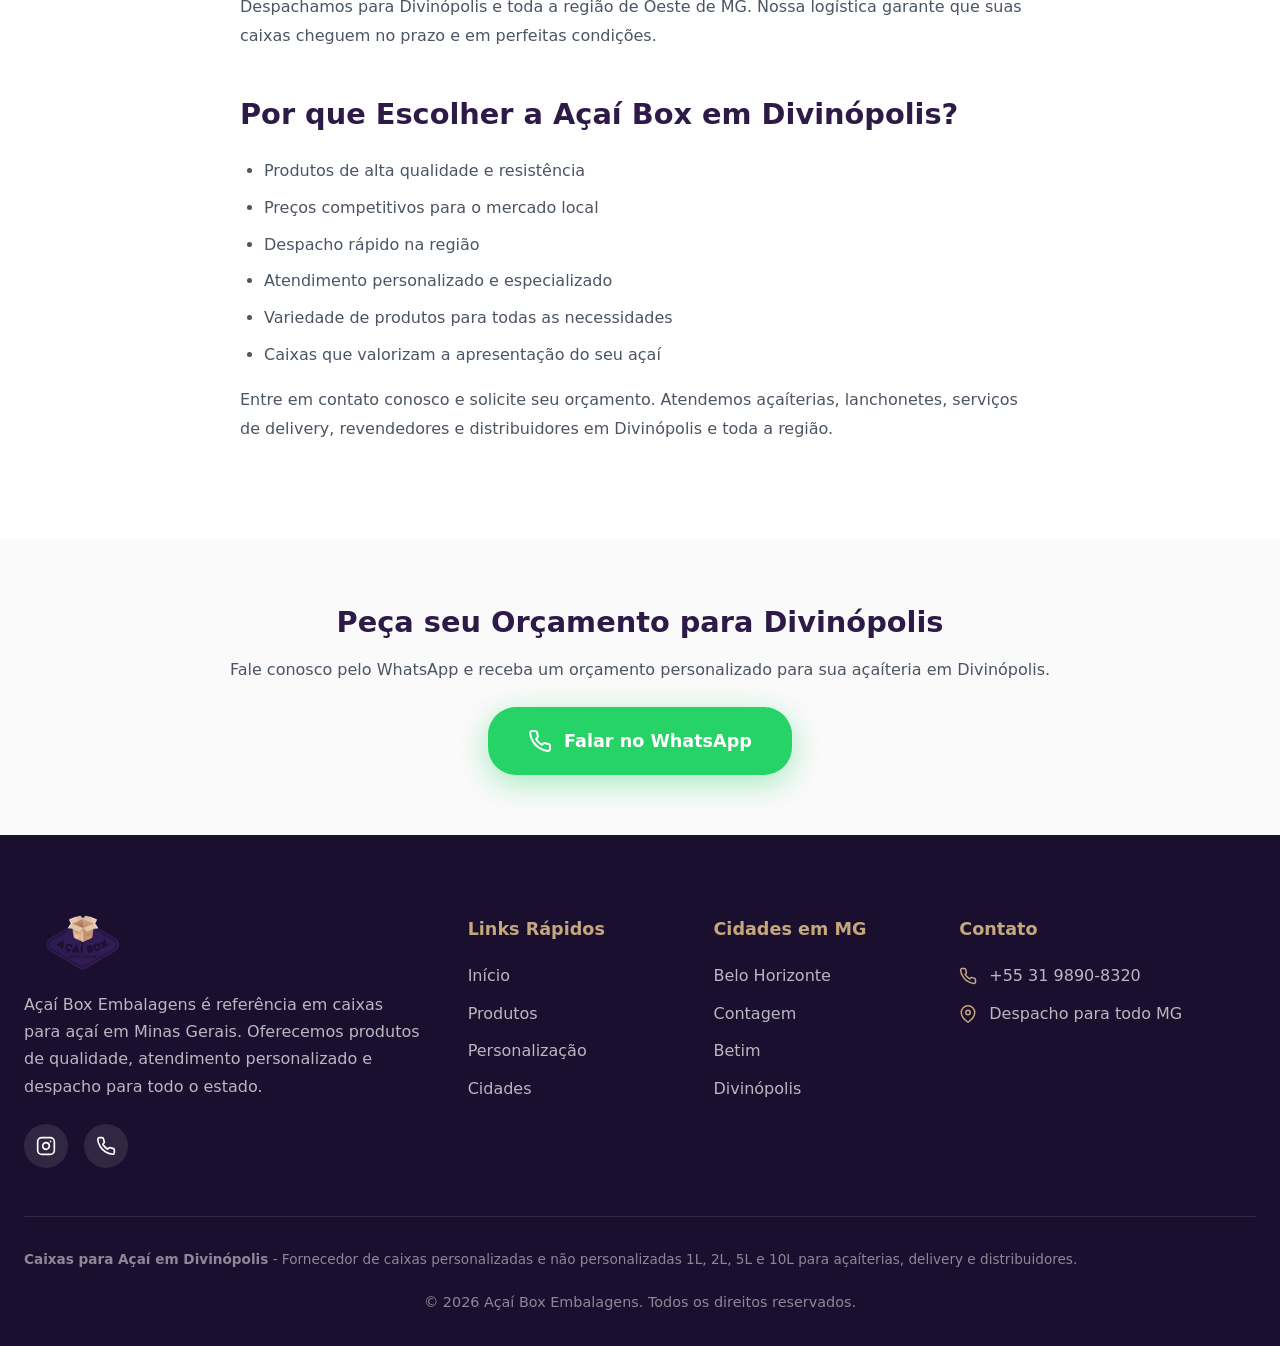
<file: paginas/embalagens-acai-divinopolis.html>
<!DOCTYPE html>
<html lang="pt-BR">
<head>
  <meta charset="UTF-8">
  <meta name="viewport" content="width=device-width, initial-scale=1.0">
  <meta name="description" content="Caixas para açaí em Divinópolis. Caixas personalizadas e não personalizadas 1L, 2L, 5L e 10L com despacho em Divinópolis. Atendemos açaíterias, delivery e distribuidores.">
  <meta name="keywords" content="caixas para açaí Divinópolis, embalagens açaí Divinópolis, caixas personalizadas açaí Divinópolis, fornecedor caixas açaí Divinópolis">
  <meta name="author" content="Açaí Box Embalagens">
  <meta name="robots" content="index, follow">

  <meta property="og:title" content="Caixas para Açaí em Divinópolis | Açaí Box">
  <meta property="og:description" content="Caixas premium para açaí com despacho em Divinópolis. Personalizadas e não personalizadas. Solicite seu orçamento!">
  <meta property="og:image" content="https://frt553.github.io/acaibox-embalagens/assets/img/logo-acai-box.png">
  <meta property="og:url" content="https://frt553.github.io/acaibox-embalagens/paginas/embalagens-acai-divinopolis.html">
  <meta property="og:type" content="website">

  <link rel="canonical" href="https://frt553.github.io/acaibox-embalagens/paginas/embalagens-acai-divinopolis.html">

  <title>Caixas para Açaí em Divinópolis | Açaí Box Embalagens</title>

  <link rel="icon" type="image/png" href="../assets/img/logo-acai-box.png">
  <link rel="stylesheet" href="../css/style.css">

  <script type="application/ld+json">
  {
    "@context": "https://schema.org",
    "@type": "LocalBusiness",
    "name": "Açaí Box Embalagens - Divinópolis",
    "image": "https://frt553.github.io/acaibox-embalagens/assets/img/logo-acai-box.png",
    "description": "Caixas para açaí em Divinópolis. Caixas personalizadas e não personalizadas 1L, 2L, 5L e 10L.",
    "url": "https://frt553.github.io/acaibox-embalagens/paginas/embalagens-acai-divinopolis.html",
    "telephone": "+55 31 9890-8320",
    "areaServed": {
      "@type": "City",
      "name": "Divinópolis",
      "containedInPlace": {
        "@type": "State",
        "name": "Minas Gerais"
      }
    }
  }
  </script>
</head>
<body>
  <header class="header">
    <div class="container">
      <div class="header-inner">
        <a href="../index.html" class="logo">
          <img src="../assets/img/logo-acai-box.png" alt="Açaí Box Embalagens Logo" width="50" height="50">
        </a>

        <nav class="nav-desktop">
          <a href="../index.html#inicio" class="nav-link">Início</a>
          <a href="../index.html#produtos" class="nav-link">Produtos</a>
          <a href="../index.html#personalizacao" class="nav-link">Personalização</a>
          <a href="../index.html#galeria" class="nav-link">Galeria</a>
          <a href="../index.html#cidades" class="nav-link">Cidades</a>
        </nav>

        <div class="header-actions">
          <a href="https://wa.me/553198908320?text=Ol%C3%A1!%20Gostaria%20de%20solicitar%20um%20or%C3%A7amento%20de%20caixas%20para%20a%C3%A7a%C3%AD%20em%20Divinópolis." target="_blank" rel="noopener" class="btn btn-whatsapp btn-header">
            <svg width="20" height="20" viewBox="0 0 24 24" fill="none" stroke="currentColor" stroke-width="2" stroke-linecap="round" stroke-linejoin="round"><path d="M22 16.92v3a2 2 0 0 1-2.18 2 19.79 19.79 0 0 1-8.63-3.07 19.5 19.5 0 0 1-6-6 19.79 19.79 0 0 1-3.07-8.67A2 2 0 0 1 4.11 2h3a2 2 0 0 1 2 1.72 12.84 12.84 0 0 0 .7 2.81 2 2 0 0 1-.45 2.11L8.09 9.91a16 16 0 0 0 6 6l1.27-1.27a2 2 0 0 1 2.11-.45 12.84 12.84 0 0 0 2.81.7A2 2 0 0 1 22 16.92z"/></svg>
            WhatsApp
          </a>
          <button class="menu-toggle" aria-label="Menu">
            <span></span>
            <span></span>
            <span></span>
          </button>
        </div>
      </div>
    </div>
  </header>

  <div class="mobile-menu">
    <button class="mobile-menu-close" aria-label="Fechar menu">
      <svg viewBox="0 0 24 24" fill="none" stroke="currentColor" stroke-width="2" stroke-linecap="round" stroke-linejoin="round"><line x1="18" y1="6" x2="6" y2="18"></line><line x1="6" y1="6" x2="18" y2="18"></line></svg>
    </button>
    <a href="../index.html">Início</a>
    <a href="../index.html#produtos">Produtos</a>
    <a href="../index.html#personalizacao">Personalização</a>
    <a href="../index.html#galeria">Galeria</a>
    <a href="../index.html#cidades">Cidades</a>
    <a href="https://wa.me/553198908320?text=Ol%C3%A1!%20Gostaria%20de%20solicitar%20um%20or%C3%A7amento%20de%20caixas%20para%20a%C3%A7a%C3%AD%20em%20Divinópolis." target="_blank" rel="noopener">Falar no WhatsApp</a>
  </div>

  <main>
    <!-- Hero Cidade -->
    <section class="cidade-hero">
      <div class="container">
        <div class="breadcrumb">
          <a href="../index.html">Início</a>
          <svg viewBox="0 0 24 24" fill="none" stroke="currentColor" stroke-width="2" stroke-linecap="round" stroke-linejoin="round"><polyline points="9 18 15 12 9 6"/></svg>
          <span>Divinópolis</span>
        </div>
        <h1>Caixas para Açaí em <span>Divinópolis</span></h1>
        <p>Fornecedor de caixas para açaí em Divinópolis. Caixas personalizadas e não personalizadas 1L, 2L, 5L e 10L com despacho em toda a região.</p>
        <a href="https://wa.me/553198908320?text=Ol%C3%A1!%20Gostaria%20de%20solicitar%20um%20or%C3%A7amento%20de%20caixas%20para%20a%C3%A7a%C3%AD%20em%20Divinópolis." target="_blank" rel="noopener" class="btn btn-whatsapp btn-lg">
          <svg width="24" height="24" viewBox="0 0 24 24" fill="none" stroke="currentColor" stroke-width="2" stroke-linecap="round" stroke-linejoin="round"><path d="M22 16.92v3a2 2 0 0 1-2.18 2 19.79 19.79 0 0 1-8.63-3.07 19.5 19.5 0 0 1-6-6 19.79 19.79 0 0 1-3.07-8.67A2 2 0 0 1 4.11 2h3a2 2 0 0 1 2 1.72 12.84 12.84 0 0 0 .7 2.81 2 2 0 0 1-.45 2.11L8.09 9.91a16 16 0 0 0 6 6l1.27-1.27a2 2 0 0 1 2.11-.45 12.84 12.84 0 0 0 2.81.7A2 2 0 0 1 22 16.92z"/></svg>
          Solicitar Orçamento para Divinópolis
        </a>
      </div>
    </section>

    <!-- Conteúdo da Cidade -->
    <section class="cidade-content">
      <div class="container">
        <div class="cidade-texto">
          <h2>Caixas para Açaí em Divinópolis</h2>
          <p>A Açaí Box Embalagens atende Divinópolis e toda a região de Oeste de MG com caixas de alta qualidade para açaí. Nossas caixas são desenvolvidas para atender açaíterias, delivery, revendedores e distribuidores que buscam embalagens resistentes e profissionais.</p>

          <p>Seja você uma pequena açaíteria de bairro ou uma grande rede de delivery, temos as caixas ideais para o seu negócio em Divinópolis.</p>

          <h2>Caixas de Papelão Kraft para Açaí</h2>
          <p>As caixas de papelão kraft da Açaí Box são desenvolvidas para suportar o transporte do açaí. Nossas caixas são resistentes à umidade, mantêm a temperatura do produto e possuem design profissional que impressiona seus clientes.</p>

          <h2>Tamanhos Disponíveis</h2>
          <ul>
            <li><strong>Caixa 1 Litro:</strong> Ideal para delivery de pequenas porções</li>
            <li><strong>Caixa 2 Litros:</strong> Perfeita para delivery e revenda (medidas: 52,5 x 43,5 cm)</li>
            <li><strong>Caixa 5 Litros:</strong> Para açaíterias e revenda (medidas: 71,5 x 52 cm)</li>
            <li><strong>Caixa 10 Litros:</strong> Para grandes volumes e distribuidores (medidas: 84,5 x 66,5 cm)</li>
          </ul>

          <h2>Caixas Personalizadas em Divinópolis</h2>
          <p>Além das caixas não personalizadas, oferecemos caixas personalizadas com sua marca, logo e identidade visual. Transforme suas caixas em um poderoso canal de marketing e fortaleça o reconhecimento da sua marca em Divinópolis.</p>

          <h2>Despacho em Divinópolis e Região</h2>
          <p>Despachamos para Divinópolis e toda a região de Oeste de MG. Nossa logística garante que suas caixas cheguem no prazo e em perfeitas condições.</p>

          <h2>Por que Escolher a Açaí Box em Divinópolis?</h2>
          <ul>
            <li>Produtos de alta qualidade e resistência</li>
            <li>Preços competitivos para o mercado local</li>
            <li>Despacho rápido na região</li>
            <li>Atendimento personalizado e especializado</li>
            <li>Variedade de produtos para todas as necessidades</li>
            <li>Caixas que valorizam a apresentação do seu açaí</li>
          </ul>

          <p>Entre em contato conosco e solicite seu orçamento. Atendemos açaíterias, lanchonetes, serviços de delivery, revendedores e distribuidores em Divinópolis e toda a região.</p>
        </div>
      </div>
    </section>

    <!-- CTA Cidade -->
    <section class="cidade-cta">
      <div class="container">
        <h3>Peça seu Orçamento para Divinópolis</h3>
        <p>Fale conosco pelo WhatsApp e receba um orçamento personalizado para sua açaíteria em Divinópolis.</p>
        <a href="https://wa.me/553198908320?text=Ol%C3%A1!%20Gostaria%20de%20solicitar%20um%20or%C3%A7amento%20de%20caixas%20para%20a%C3%A7a%C3%AD%20em%20Divinópolis." target="_blank" rel="noopener" class="cta-whatsapp">
          <svg viewBox="0 0 24 24" fill="none" stroke="currentColor" stroke-width="2" stroke-linecap="round" stroke-linejoin="round"><path d="M22 16.92v3a2 2 0 0 1-2.18 2 19.79 19.79 0 0 1-8.63-3.07 19.5 19.5 0 0 1-6-6 19.79 19.79 0 0 1-3.07-8.67A2 2 0 0 1 4.11 2h3a2 2 0 0 1 2 1.72 12.84 12.84 0 0 0 .7 2.81 2 2 0 0 1-.45 2.11L8.09 9.91a16 16 0 0 0 6 6l1.27-1.27a2 2 0 0 1 2.11-.45 12.84 12.84 0 0 0 2.81.7A2 2 0 0 1 22 16.92z"/></svg>
          Falar no WhatsApp
        </a>
      </div>
    </section>
  </main>

  <!-- Footer -->
  <footer class="footer">
    <div class="container">
      <div class="footer-grid">
        <div class="footer-brand">
          <img src="../assets/img/logo-acai-box.png" alt="Açaí Box Embalagens" width="120" height="60">
          <p>Açaí Box Embalagens é referência em caixas para açaí em Minas Gerais. Oferecemos produtos de qualidade, atendimento personalizado e despacho para todo o estado.</p>
          <div class="footer-social">
            <a href="https://www.instagram.com/acai.caixas.grafica" target="_blank" aria-label="Instagram">
              <svg viewBox="0 0 24 24" fill="none" stroke="currentColor" stroke-width="2" stroke-linecap="round" stroke-linejoin="round"><rect x="2" y="2" width="20" height="20" rx="5" ry="5"/><path d="M16 11.37A4 4 0 1 1 12.63 8 4 4 0 0 1 16 11.37z"/><line x1="17.5" y1="6.5" x2="17.51" y2="6.5"/></svg>
            </a>
            <a href="https://wa.me/553198908320?text=Ol%C3%A1!%20Gostaria%20de%20solicitar%20um%20or%C3%A7amento%20de%20caixas%20para%20a%C3%A7a%C3%AD." target="_blank" rel="noopener" aria-label="WhatsApp">
              <svg viewBox="0 0 24 24" fill="none" stroke="currentColor" stroke-width="2" stroke-linecap="round" stroke-linejoin="round"><path d="M22 16.92v3a2 2 0 0 1-2.18 2 19.79 19.79 0 0 1-8.63-3.07 19.5 19.5 0 0 1-6-6 19.79 19.79 0 0 1-3.07-8.67A2 2 0 0 1 4.11 2h3a2 2 0 0 1 2 1.72 12.84 12.84 0 0 0 .7 2.81 2 2 0 0 1-.45 2.11L8.09 9.91a16 16 0 0 0 6 6l1.27-1.27a2 2 0 0 1 2.11-.45 12.84 12.84 0 0 0 2.81.7A2 2 0 0 1 22 16.92z"/></svg>
            </a>
          </div>
        </div>

        <div class="footer-column">
          <h4>Links Rápidos</h4>
          <div class="footer-links">
            <a href="../index.html">Início</a>
            <a href="../index.html#produtos">Produtos</a>
            <a href="../index.html#personalizacao">Personalização</a>
            <a href="../index.html#cidades">Cidades</a>
          </div>
        </div>

        <div class="footer-column">
          <h4>Cidades em MG</h4>
          <div class="footer-links">
            <a href="embalagens-acai-belo-horizonte.html">Belo Horizonte</a>
            <a href="embalagens-acai-contagem.html">Contagem</a>
            <a href="embalagens-acai-betim.html">Betim</a>
            <a href="embalagens-acai-divinopolis.html">Divinópolis</a>
          </div>
        </div>

        <div class="footer-column footer-contact">
          <h4>Contato</h4>
          <p>
            <svg viewBox="0 0 24 24" fill="none" stroke="currentColor" stroke-width="2" stroke-linecap="round" stroke-linejoin="round"><path d="M22 16.92v3a2 2 0 0 1-2.18 2 19.79 19.79 0 0 1-8.63-3.07 19.5 19.5 0 0 1-6-6 19.79 19.79 0 0 1-3.07-8.67A2 2 0 0 1 4.11 2h3a2 2 0 0 1 2 1.72 12.84 12.84 0 0 0 .7 2.81 2 2 0 0 1-.45 2.11L8.09 9.91a16 16 0 0 0 6 6l1.27-1.27a2 2 0 0 1 2.11-.45 12.84 12.84 0 0 0 2.81.7A2 2 0 0 1 22 16.92z"/></svg>
            +55 31 9890-8320
          </p>
          <p>
            <svg viewBox="0 0 24 24" fill="none" stroke="currentColor" stroke-width="2" stroke-linecap="round" stroke-linejoin="round"><path d="M21 10c0 7-9 13-9 13s-9-6-9-13a9 9 0 0 1 18 0z"/><circle cx="12" cy="10" r="3"/></svg>
            Despacho para todo MG
          </p>
        </div>
      </div>

      <div class="footer-bottom">
        <div class="footer-seo">
          <p><strong>Caixas para Açaí em Divinópolis</strong> - Fornecedor de caixas personalizadas e não personalizadas 1L, 2L, 5L e 10L para açaíterias, delivery e distribuidores.</p>
        </div>
        <p>&copy; <span class="current-year"></span> Açaí Box Embalagens. Todos os direitos reservados.</p>
      </div>
    </div>
  </footer>

  <div class="whatsapp-float">
    <a href="https://wa.me/553198908320?text=Ol%C3%A1!%20Gostaria%20de%20solicitar%20um%20or%C3%A7amento%20de%20caixas%20para%20a%C3%A7a%C3%AD%20em%20Divinópolis." target="_blank" rel="noopener" aria-label="Falar no WhatsApp">
      <svg viewBox="0 0 24 24" fill="currentColor" stroke="none"><path d="M17.472 14.382c-.297-.149-1.758-.867-2.03-.967-.273-.099-.471-.148-.67.15-.197.297-.767.966-.94 1.164-.173.199-.347.223-.644.075-.297-.15-1.255-.463-2.39-1.475-.883-.788-1.48-1.761-1.653-2.059-.173-.297-.018-.458.13-.606.134-.133.298-.347.446-.52.149-.174.198-.298.298-.497.099-.198.05-.371-.025-.52-.075-.149-.669-1.612-.916-2.207-.242-.579-.487-.5-.669-.51-.173-.008-.371-.01-.57-.01-.198 0-.52.074-.792.372-.272.297-1.04 1.016-1.04 2.479 0 1.462 1.065 2.875 1.213 3.074.149.198 2.096 3.2 5.077 4.487.709.306 1.262.489 1.694.625.712.227 1.36.195 1.871.118.571-.085 1.758-.719 2.006-1.413.248-.694.248-1.289.173-1.413-.074-.124-.272-.198-.57-.347m-5.421 7.403h-.004a9.87 9.87 0 01-5.031-1.378l-.361-.214-3.741.982.998-3.648-.235-.374a9.86 9.86 0 01-1.51-5.26c.001-5.45 4.436-9.884 9.888-9.884 2.64 0 5.122 1.03 6.988 2.898a9.825 9.825 0 012.893 6.994c-.003 5.45-4.437 9.884-9.885 9.884m8.413-18.297A11.815 11.815 0 0012.05 0C5.495 0 .16 5.335.157 11.892c0 2.096.547 4.142 1.588 5.945L.057 24l6.305-1.654a11.882 11.882 0 005.683 1.448h.005c6.554 0 11.89-5.335 11.893-11.893a11.821 11.821 0 00-3.48-8.413z"/></svg>
    </a>
    <span class="whatsapp-tooltip">Fale conosco!</span>
  </div>

  <script src="../js/script.js"></script>
</body>
</html>
</file>
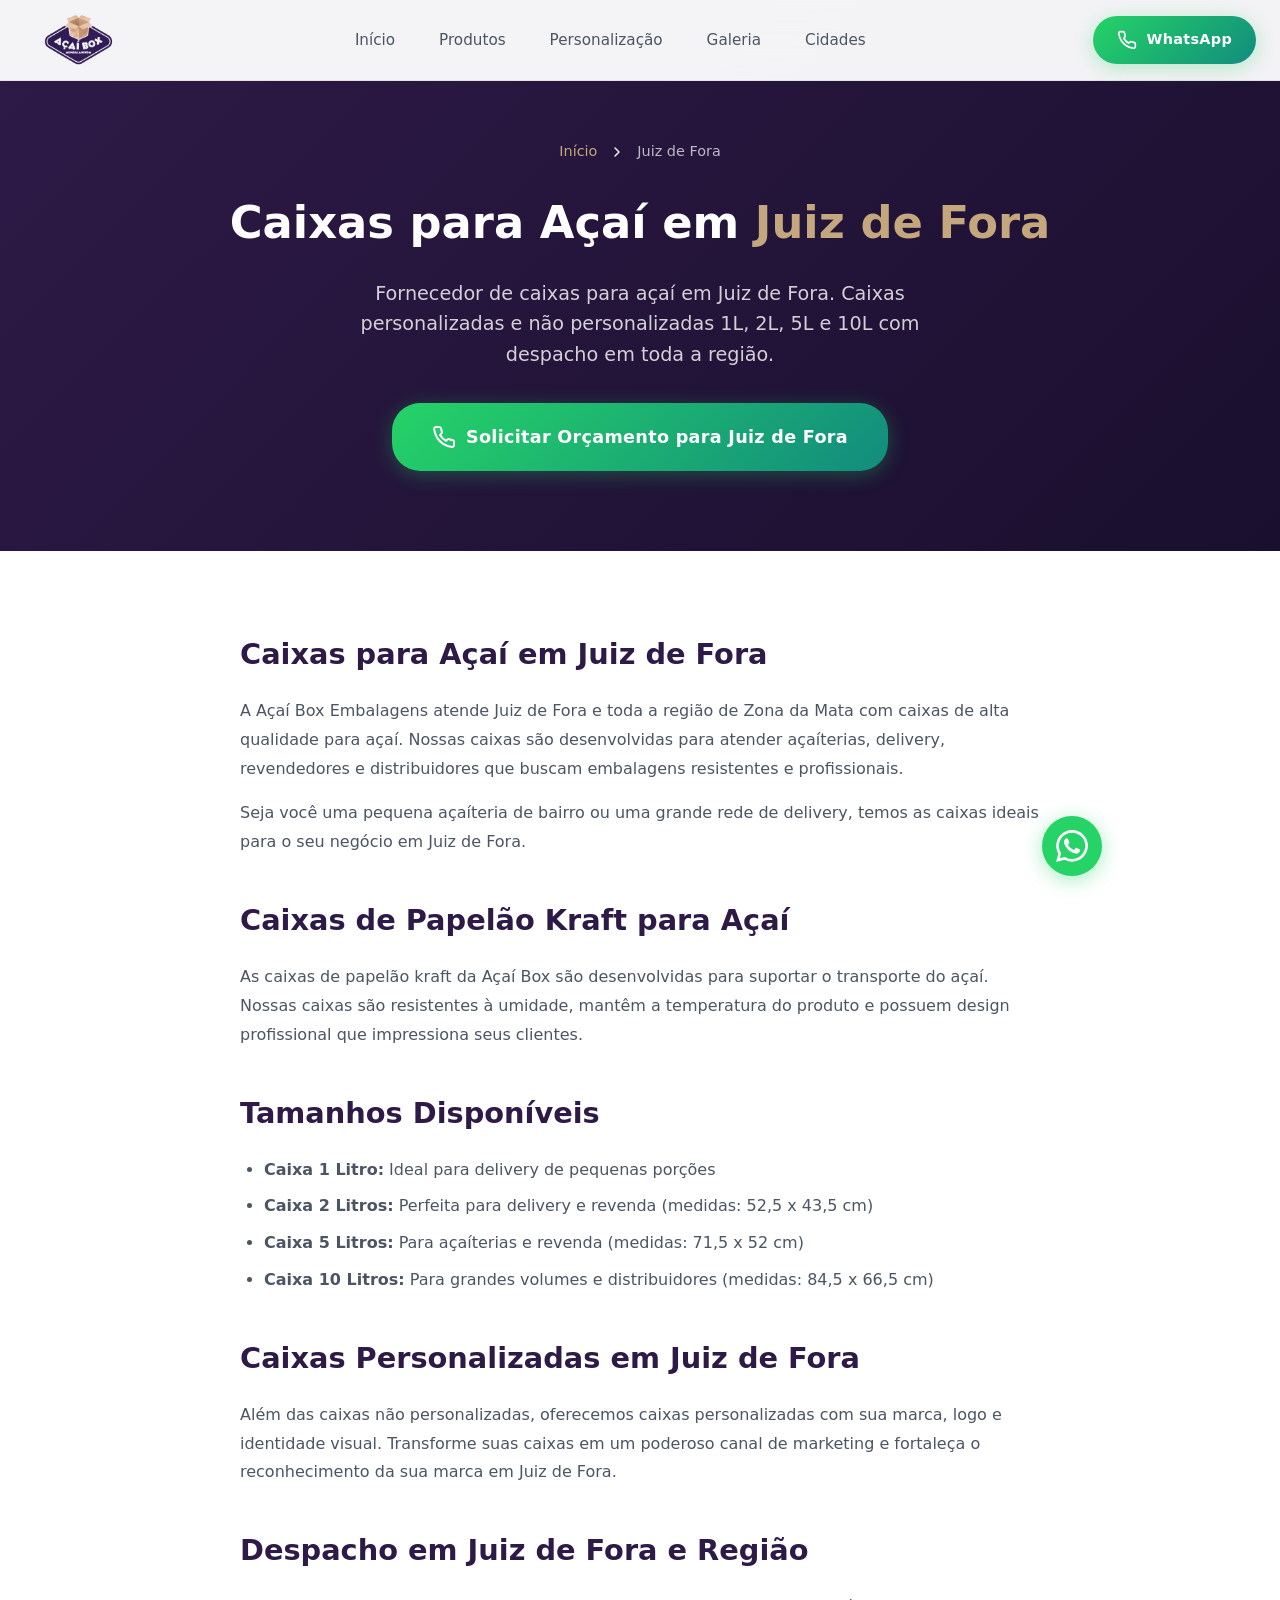
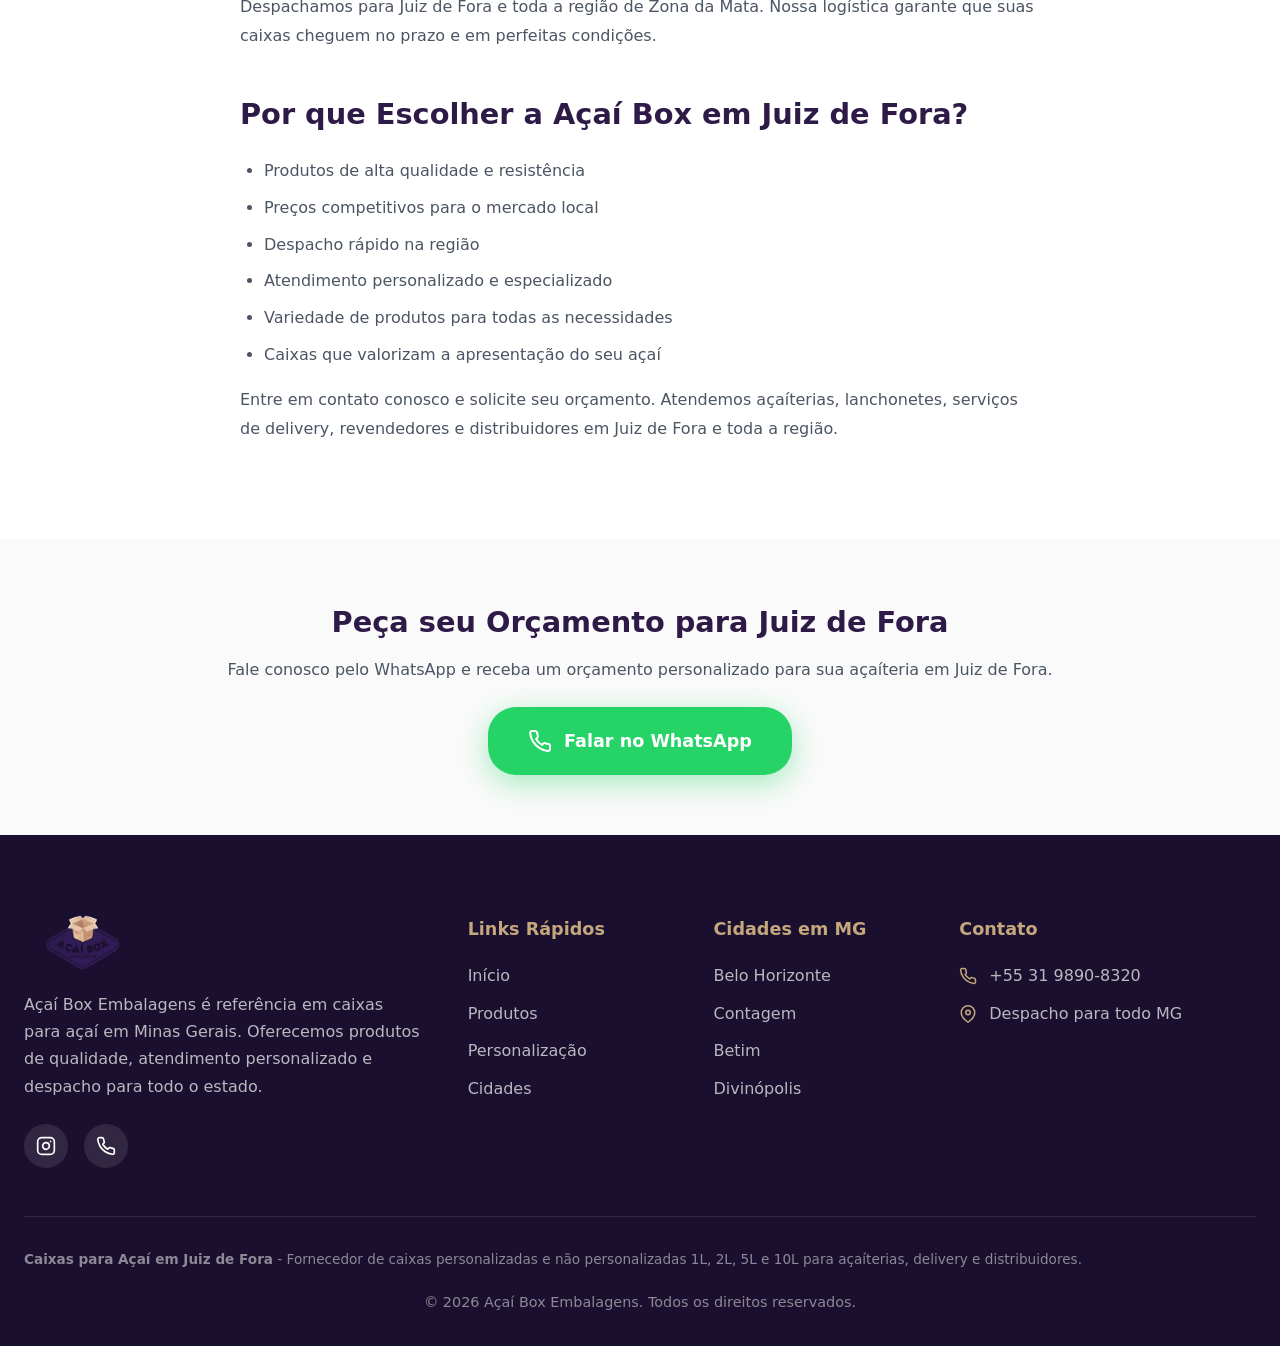
<file: paginas/embalagens-acai-juiz-de-fora.html>
<!DOCTYPE html>
<html lang="pt-BR">
<head>
  <meta charset="UTF-8">
  <meta name="viewport" content="width=device-width, initial-scale=1.0">
  <meta name="description" content="Caixas para açaí em Juiz de Fora. Caixas personalizadas e não personalizadas 1L, 2L, 5L e 10L com despacho em Juiz de Fora. Atendemos açaíterias, delivery e distribuidores.">
  <meta name="keywords" content="caixas para açaí Juiz de Fora, embalagens açaí Juiz de Fora, caixas personalizadas açaí Juiz de Fora, fornecedor caixas açaí Juiz de Fora">
  <meta name="author" content="Açaí Box Embalagens">
  <meta name="robots" content="index, follow">

  <meta property="og:title" content="Caixas para Açaí em Juiz de Fora | Açaí Box">
  <meta property="og:description" content="Caixas premium para açaí com despacho em Juiz de Fora. Personalizadas e não personalizadas. Solicite seu orçamento!">
  <meta property="og:image" content="https://frt553.github.io/acaibox-embalagens/assets/img/logo-acai-box.png">
  <meta property="og:url" content="https://frt553.github.io/acaibox-embalagens/paginas/embalagens-acai-juiz-de-fora.html">
  <meta property="og:type" content="website">

  <link rel="canonical" href="https://frt553.github.io/acaibox-embalagens/paginas/embalagens-acai-juiz-de-fora.html">

  <title>Caixas para Açaí em Juiz de Fora | Açaí Box Embalagens</title>

  <link rel="icon" type="image/png" href="../assets/img/logo-acai-box.png">
  <link rel="stylesheet" href="../css/style.css">

  <script type="application/ld+json">
  {
    "@context": "https://schema.org",
    "@type": "LocalBusiness",
    "name": "Açaí Box Embalagens - Juiz de Fora",
    "image": "https://frt553.github.io/acaibox-embalagens/assets/img/logo-acai-box.png",
    "description": "Caixas para açaí em Juiz de Fora. Caixas personalizadas e não personalizadas 1L, 2L, 5L e 10L.",
    "url": "https://frt553.github.io/acaibox-embalagens/paginas/embalagens-acai-juiz-de-fora.html",
    "telephone": "+55 31 9890-8320",
    "areaServed": {
      "@type": "City",
      "name": "Juiz de Fora",
      "containedInPlace": {
        "@type": "State",
        "name": "Minas Gerais"
      }
    }
  }
  </script>
</head>
<body>
  <header class="header">
    <div class="container">
      <div class="header-inner">
        <a href="../index.html" class="logo">
          <img src="../assets/img/logo-acai-box.png" alt="Açaí Box Embalagens Logo" width="50" height="50">
        </a>

        <nav class="nav-desktop">
          <a href="../index.html#inicio" class="nav-link">Início</a>
          <a href="../index.html#produtos" class="nav-link">Produtos</a>
          <a href="../index.html#personalizacao" class="nav-link">Personalização</a>
          <a href="../index.html#galeria" class="nav-link">Galeria</a>
          <a href="../index.html#cidades" class="nav-link">Cidades</a>
        </nav>

        <div class="header-actions">
          <a href="https://wa.me/553198908320?text=Ol%C3%A1!%20Gostaria%20de%20solicitar%20um%20or%C3%A7amento%20de%20caixas%20para%20a%C3%A7a%C3%AD%20em%20Juiz%20de%20Fora." target="_blank" rel="noopener" class="btn btn-whatsapp btn-header">
            <svg width="20" height="20" viewBox="0 0 24 24" fill="none" stroke="currentColor" stroke-width="2" stroke-linecap="round" stroke-linejoin="round"><path d="M22 16.92v3a2 2 0 0 1-2.18 2 19.79 19.79 0 0 1-8.63-3.07 19.5 19.5 0 0 1-6-6 19.79 19.79 0 0 1-3.07-8.67A2 2 0 0 1 4.11 2h3a2 2 0 0 1 2 1.72 12.84 12.84 0 0 0 .7 2.81 2 2 0 0 1-.45 2.11L8.09 9.91a16 16 0 0 0 6 6l1.27-1.27a2 2 0 0 1 2.11-.45 12.84 12.84 0 0 0 2.81.7A2 2 0 0 1 22 16.92z"/></svg>
            WhatsApp
          </a>
          <button class="menu-toggle" aria-label="Menu">
            <span></span>
            <span></span>
            <span></span>
          </button>
        </div>
      </div>
    </div>
  </header>

  <div class="mobile-menu">
    <button class="mobile-menu-close" aria-label="Fechar menu">
      <svg viewBox="0 0 24 24" fill="none" stroke="currentColor" stroke-width="2" stroke-linecap="round" stroke-linejoin="round"><line x1="18" y1="6" x2="6" y2="18"></line><line x1="6" y1="6" x2="18" y2="18"></line></svg>
    </button>
    <a href="../index.html">Início</a>
    <a href="../index.html#produtos">Produtos</a>
    <a href="../index.html#personalizacao">Personalização</a>
    <a href="../index.html#galeria">Galeria</a>
    <a href="../index.html#cidades">Cidades</a>
    <a href="https://wa.me/553198908320?text=Ol%C3%A1!%20Gostaria%20de%20solicitar%20um%20or%C3%A7amento%20de%20caixas%20para%20a%C3%A7a%C3%AD%20em%20Juiz%20de%20Fora." target="_blank" rel="noopener">Falar no WhatsApp</a>
  </div>

  <main>
    <!-- Hero Cidade -->
    <section class="cidade-hero">
      <div class="container">
        <div class="breadcrumb">
          <a href="../index.html">Início</a>
          <svg viewBox="0 0 24 24" fill="none" stroke="currentColor" stroke-width="2" stroke-linecap="round" stroke-linejoin="round"><polyline points="9 18 15 12 9 6"/></svg>
          <span>Juiz de Fora</span>
        </div>
        <h1>Caixas para Açaí em <span>Juiz de Fora</span></h1>
        <p>Fornecedor de caixas para açaí em Juiz de Fora. Caixas personalizadas e não personalizadas 1L, 2L, 5L e 10L com despacho em toda a região.</p>
        <a href="https://wa.me/553198908320?text=Ol%C3%A1!%20Gostaria%20de%20solicitar%20um%20or%C3%A7amento%20de%20caixas%20para%20a%C3%A7a%C3%AD%20em%20Juiz%20de%20Fora." target="_blank" rel="noopener" class="btn btn-whatsapp btn-lg">
          <svg width="24" height="24" viewBox="0 0 24 24" fill="none" stroke="currentColor" stroke-width="2" stroke-linecap="round" stroke-linejoin="round"><path d="M22 16.92v3a2 2 0 0 1-2.18 2 19.79 19.79 0 0 1-8.63-3.07 19.5 19.5 0 0 1-6-6 19.79 19.79 0 0 1-3.07-8.67A2 2 0 0 1 4.11 2h3a2 2 0 0 1 2 1.72 12.84 12.84 0 0 0 .7 2.81 2 2 0 0 1-.45 2.11L8.09 9.91a16 16 0 0 0 6 6l1.27-1.27a2 2 0 0 1 2.11-.45 12.84 12.84 0 0 0 2.81.7A2 2 0 0 1 22 16.92z"/></svg>
          Solicitar Orçamento para Juiz de Fora
        </a>
      </div>
    </section>

    <!-- Conteúdo da Cidade -->
    <section class="cidade-content">
      <div class="container">
        <div class="cidade-texto">
          <h2>Caixas para Açaí em Juiz de Fora</h2>
          <p>A Açaí Box Embalagens atende Juiz de Fora e toda a região de Zona da Mata com caixas de alta qualidade para açaí. Nossas caixas são desenvolvidas para atender açaíterias, delivery, revendedores e distribuidores que buscam embalagens resistentes e profissionais.</p>

          <p>Seja você uma pequena açaíteria de bairro ou uma grande rede de delivery, temos as caixas ideais para o seu negócio em Juiz de Fora.</p>

          <h2>Caixas de Papelão Kraft para Açaí</h2>
          <p>As caixas de papelão kraft da Açaí Box são desenvolvidas para suportar o transporte do açaí. Nossas caixas são resistentes à umidade, mantêm a temperatura do produto e possuem design profissional que impressiona seus clientes.</p>

          <h2>Tamanhos Disponíveis</h2>
          <ul>
            <li><strong>Caixa 1 Litro:</strong> Ideal para delivery de pequenas porções</li>
            <li><strong>Caixa 2 Litros:</strong> Perfeita para delivery e revenda (medidas: 52,5 x 43,5 cm)</li>
            <li><strong>Caixa 5 Litros:</strong> Para açaíterias e revenda (medidas: 71,5 x 52 cm)</li>
            <li><strong>Caixa 10 Litros:</strong> Para grandes volumes e distribuidores (medidas: 84,5 x 66,5 cm)</li>
          </ul>

          <h2>Caixas Personalizadas em Juiz de Fora</h2>
          <p>Além das caixas não personalizadas, oferecemos caixas personalizadas com sua marca, logo e identidade visual. Transforme suas caixas em um poderoso canal de marketing e fortaleça o reconhecimento da sua marca em Juiz de Fora.</p>

          <h2>Despacho em Juiz de Fora e Região</h2>
          <p>Despachamos para Juiz de Fora e toda a região de Zona da Mata. Nossa logística garante que suas caixas cheguem no prazo e em perfeitas condições.</p>

          <h2>Por que Escolher a Açaí Box em Juiz de Fora?</h2>
          <ul>
            <li>Produtos de alta qualidade e resistência</li>
            <li>Preços competitivos para o mercado local</li>
            <li>Despacho rápido na região</li>
            <li>Atendimento personalizado e especializado</li>
            <li>Variedade de produtos para todas as necessidades</li>
            <li>Caixas que valorizam a apresentação do seu açaí</li>
          </ul>

          <p>Entre em contato conosco e solicite seu orçamento. Atendemos açaíterias, lanchonetes, serviços de delivery, revendedores e distribuidores em Juiz de Fora e toda a região.</p>
        </div>
      </div>
    </section>

    <!-- CTA Cidade -->
    <section class="cidade-cta">
      <div class="container">
        <h3>Peça seu Orçamento para Juiz de Fora</h3>
        <p>Fale conosco pelo WhatsApp e receba um orçamento personalizado para sua açaíteria em Juiz de Fora.</p>
        <a href="https://wa.me/553198908320?text=Ol%C3%A1!%20Gostaria%20de%20solicitar%20um%20or%C3%A7amento%20de%20caixas%20para%20a%C3%A7a%C3%AD%20em%20Juiz%20de%20Fora." target="_blank" rel="noopener" class="cta-whatsapp">
          <svg viewBox="0 0 24 24" fill="none" stroke="currentColor" stroke-width="2" stroke-linecap="round" stroke-linejoin="round"><path d="M22 16.92v3a2 2 0 0 1-2.18 2 19.79 19.79 0 0 1-8.63-3.07 19.5 19.5 0 0 1-6-6 19.79 19.79 0 0 1-3.07-8.67A2 2 0 0 1 4.11 2h3a2 2 0 0 1 2 1.72 12.84 12.84 0 0 0 .7 2.81 2 2 0 0 1-.45 2.11L8.09 9.91a16 16 0 0 0 6 6l1.27-1.27a2 2 0 0 1 2.11-.45 12.84 12.84 0 0 0 2.81.7A2 2 0 0 1 22 16.92z"/></svg>
          Falar no WhatsApp
        </a>
      </div>
    </section>
  </main>

  <!-- Footer -->
  <footer class="footer">
    <div class="container">
      <div class="footer-grid">
        <div class="footer-brand">
          <img src="../assets/img/logo-acai-box.png" alt="Açaí Box Embalagens" width="120" height="60">
          <p>Açaí Box Embalagens é referência em caixas para açaí em Minas Gerais. Oferecemos produtos de qualidade, atendimento personalizado e despacho para todo o estado.</p>
          <div class="footer-social">
            <a href="https://www.instagram.com/acai.caixas.grafica" target="_blank" aria-label="Instagram">
              <svg viewBox="0 0 24 24" fill="none" stroke="currentColor" stroke-width="2" stroke-linecap="round" stroke-linejoin="round"><rect x="2" y="2" width="20" height="20" rx="5" ry="5"/><path d="M16 11.37A4 4 0 1 1 12.63 8 4 4 0 0 1 16 11.37z"/><line x1="17.5" y1="6.5" x2="17.51" y2="6.5"/></svg>
            </a>
            <a href="https://wa.me/553198908320?text=Ol%C3%A1!%20Gostaria%20de%20solicitar%20um%20or%C3%A7amento%20de%20caixas%20para%20a%C3%A7a%C3%AD." target="_blank" rel="noopener" aria-label="WhatsApp">
              <svg viewBox="0 0 24 24" fill="none" stroke="currentColor" stroke-width="2" stroke-linecap="round" stroke-linejoin="round"><path d="M22 16.92v3a2 2 0 0 1-2.18 2 19.79 19.79 0 0 1-8.63-3.07 19.5 19.5 0 0 1-6-6 19.79 19.79 0 0 1-3.07-8.67A2 2 0 0 1 4.11 2h3a2 2 0 0 1 2 1.72 12.84 12.84 0 0 0 .7 2.81 2 2 0 0 1-.45 2.11L8.09 9.91a16 16 0 0 0 6 6l1.27-1.27a2 2 0 0 1 2.11-.45 12.84 12.84 0 0 0 2.81.7A2 2 0 0 1 22 16.92z"/></svg>
            </a>
          </div>
        </div>

        <div class="footer-column">
          <h4>Links Rápidos</h4>
          <div class="footer-links">
            <a href="../index.html">Início</a>
            <a href="../index.html#produtos">Produtos</a>
            <a href="../index.html#personalizacao">Personalização</a>
            <a href="../index.html#cidades">Cidades</a>
          </div>
        </div>

        <div class="footer-column">
          <h4>Cidades em MG</h4>
          <div class="footer-links">
            <a href="embalagens-acai-belo-horizonte.html">Belo Horizonte</a>
            <a href="embalagens-acai-contagem.html">Contagem</a>
            <a href="embalagens-acai-betim.html">Betim</a>
            <a href="embalagens-acai-divinopolis.html">Divinópolis</a>
          </div>
        </div>

        <div class="footer-column footer-contact">
          <h4>Contato</h4>
          <p>
            <svg viewBox="0 0 24 24" fill="none" stroke="currentColor" stroke-width="2" stroke-linecap="round" stroke-linejoin="round"><path d="M22 16.92v3a2 2 0 0 1-2.18 2 19.79 19.79 0 0 1-8.63-3.07 19.5 19.5 0 0 1-6-6 19.79 19.79 0 0 1-3.07-8.67A2 2 0 0 1 4.11 2h3a2 2 0 0 1 2 1.72 12.84 12.84 0 0 0 .7 2.81 2 2 0 0 1-.45 2.11L8.09 9.91a16 16 0 0 0 6 6l1.27-1.27a2 2 0 0 1 2.11-.45 12.84 12.84 0 0 0 2.81.7A2 2 0 0 1 22 16.92z"/></svg>
            +55 31 9890-8320
          </p>
          <p>
            <svg viewBox="0 0 24 24" fill="none" stroke="currentColor" stroke-width="2" stroke-linecap="round" stroke-linejoin="round"><path d="M21 10c0 7-9 13-9 13s-9-6-9-13a9 9 0 0 1 18 0z"/><circle cx="12" cy="10" r="3"/></svg>
            Despacho para todo MG
          </p>
        </div>
      </div>

      <div class="footer-bottom">
        <div class="footer-seo">
          <p><strong>Caixas para Açaí em Juiz de Fora</strong> - Fornecedor de caixas personalizadas e não personalizadas 1L, 2L, 5L e 10L para açaíterias, delivery e distribuidores.</p>
        </div>
        <p>&copy; <span class="current-year"></span> Açaí Box Embalagens. Todos os direitos reservados.</p>
      </div>
    </div>
  </footer>

  <div class="whatsapp-float">
    <a href="https://wa.me/553198908320?text=Ol%C3%A1!%20Gostaria%20de%20solicitar%20um%20or%C3%A7amento%20de%20caixas%20para%20a%C3%A7a%C3%AD%20em%20Juiz%20de%20Fora." target="_blank" rel="noopener" aria-label="Falar no WhatsApp">
      <svg viewBox="0 0 24 24" fill="currentColor" stroke="none"><path d="M17.472 14.382c-.297-.149-1.758-.867-2.03-.967-.273-.099-.471-.148-.67.15-.197.297-.767.966-.94 1.164-.173.199-.347.223-.644.075-.297-.15-1.255-.463-2.39-1.475-.883-.788-1.48-1.761-1.653-2.059-.173-.297-.018-.458.13-.606.134-.133.298-.347.446-.52.149-.174.198-.298.298-.497.099-.198.05-.371-.025-.52-.075-.149-.669-1.612-.916-2.207-.242-.579-.487-.5-.669-.51-.173-.008-.371-.01-.57-.01-.198 0-.52.074-.792.372-.272.297-1.04 1.016-1.04 2.479 0 1.462 1.065 2.875 1.213 3.074.149.198 2.096 3.2 5.077 4.487.709.306 1.262.489 1.694.625.712.227 1.36.195 1.871.118.571-.085 1.758-.719 2.006-1.413.248-.694.248-1.289.173-1.413-.074-.124-.272-.198-.57-.347m-5.421 7.403h-.004a9.87 9.87 0 01-5.031-1.378l-.361-.214-3.741.982.998-3.648-.235-.374a9.86 9.86 0 01-1.51-5.26c.001-5.45 4.436-9.884 9.888-9.884 2.64 0 5.122 1.03 6.988 2.898a9.825 9.825 0 012.893 6.994c-.003 5.45-4.437 9.884-9.885 9.884m8.413-18.297A11.815 11.815 0 0012.05 0C5.495 0 .16 5.335.157 11.892c0 2.096.547 4.142 1.588 5.945L.057 24l6.305-1.654a11.882 11.882 0 005.683 1.448h.005c6.554 0 11.89-5.335 11.893-11.893a11.821 11.821 0 00-3.48-8.413z"/></svg>
    </a>
    <span class="whatsapp-tooltip">Fale conosco!</span>
  </div>

  <script src="../js/script.js"></script>
</body>
</html>
</file>
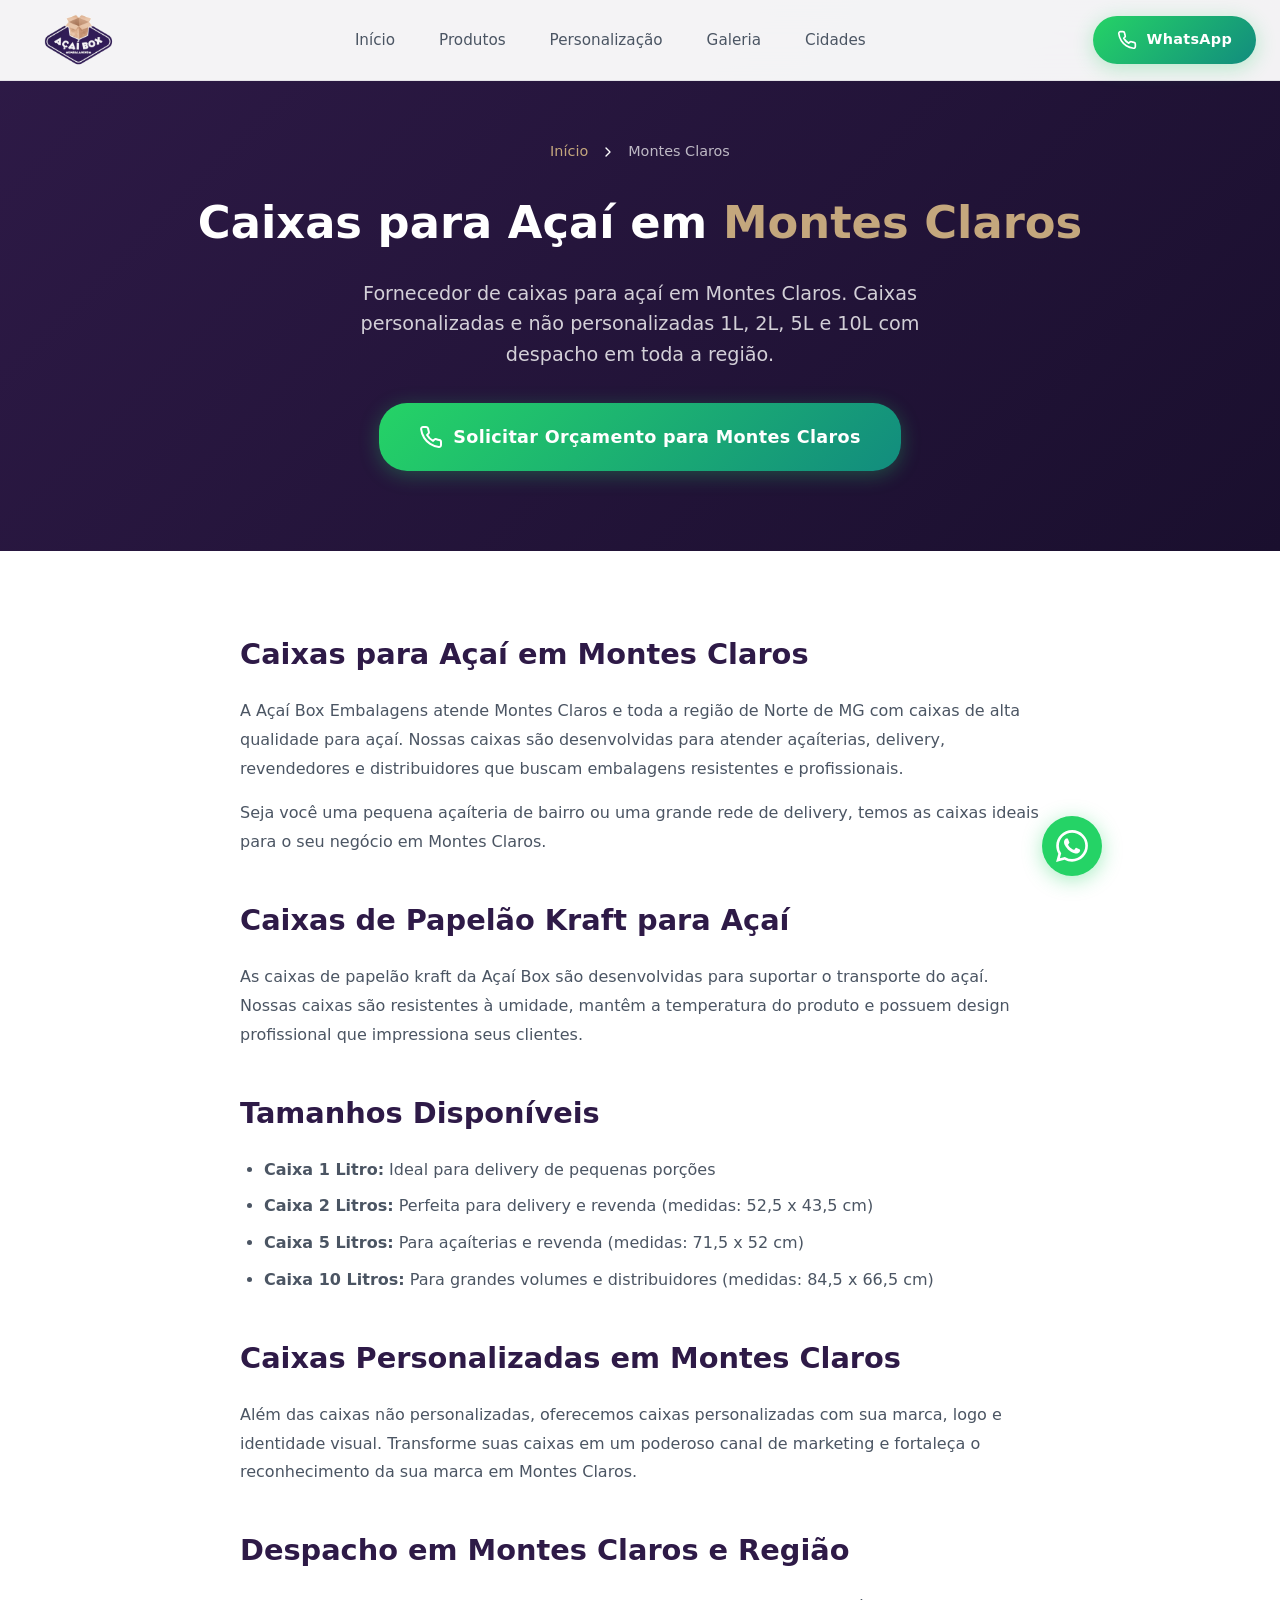
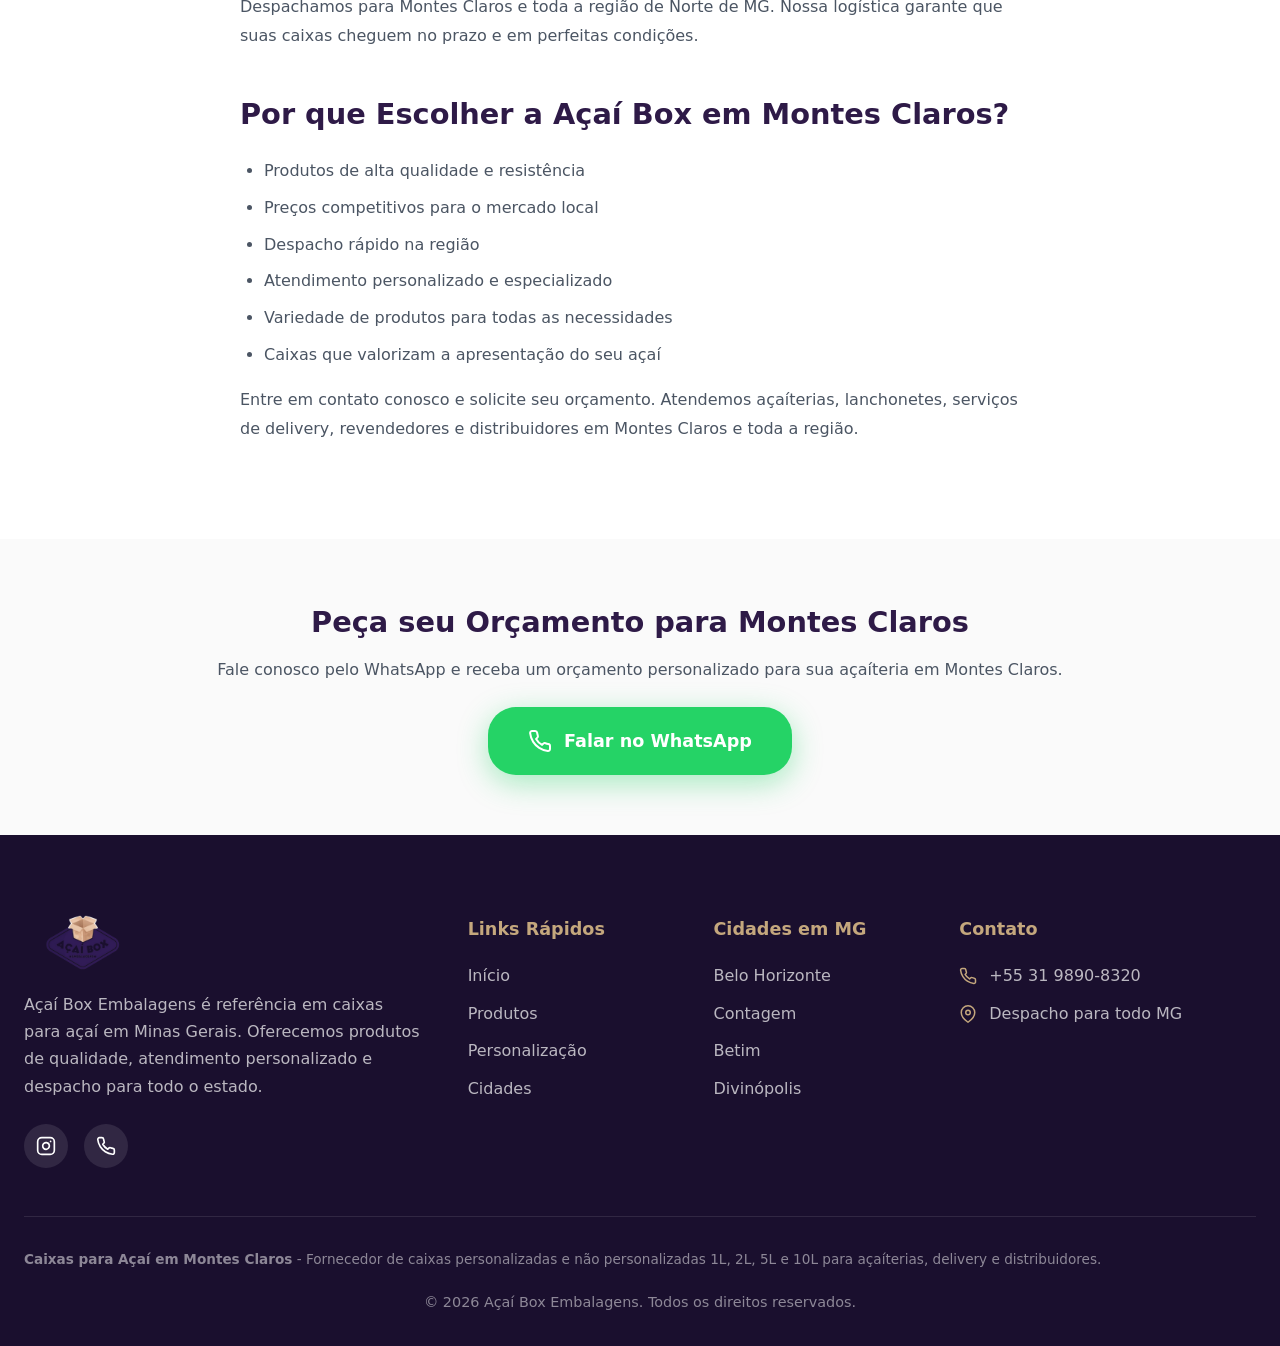
<file: paginas/embalagens-acai-montes-claros.html>
<!DOCTYPE html>
<html lang="pt-BR">
<head>
  <meta charset="UTF-8">
  <meta name="viewport" content="width=device-width, initial-scale=1.0">
  <meta name="description" content="Caixas para açaí em Montes Claros. Caixas personalizadas e não personalizadas 1L, 2L, 5L e 10L com despacho em Montes Claros. Atendemos açaíterias, delivery e distribuidores.">
  <meta name="keywords" content="caixas para açaí Montes Claros, embalagens açaí Montes Claros, caixas personalizadas açaí Montes Claros, fornecedor caixas açaí Montes Claros">
  <meta name="author" content="Açaí Box Embalagens">
  <meta name="robots" content="index, follow">

  <meta property="og:title" content="Caixas para Açaí em Montes Claros | Açaí Box">
  <meta property="og:description" content="Caixas premium para açaí com despacho em Montes Claros. Personalizadas e não personalizadas. Solicite seu orçamento!">
  <meta property="og:image" content="https://frt553.github.io/acaibox-embalagens/assets/img/logo-acai-box.png">
  <meta property="og:url" content="https://frt553.github.io/acaibox-embalagens/paginas/embalagens-acai-montes-claros.html">
  <meta property="og:type" content="website">

  <link rel="canonical" href="https://frt553.github.io/acaibox-embalagens/paginas/embalagens-acai-montes-claros.html">

  <title>Caixas para Açaí em Montes Claros | Açaí Box Embalagens</title>

  <link rel="icon" type="image/png" href="../assets/img/logo-acai-box.png">
  <link rel="stylesheet" href="../css/style.css">

  <script type="application/ld+json">
  {
    "@context": "https://schema.org",
    "@type": "LocalBusiness",
    "name": "Açaí Box Embalagens - Montes Claros",
    "image": "https://frt553.github.io/acaibox-embalagens/assets/img/logo-acai-box.png",
    "description": "Caixas para açaí em Montes Claros. Caixas personalizadas e não personalizadas 1L, 2L, 5L e 10L.",
    "url": "https://frt553.github.io/acaibox-embalagens/paginas/embalagens-acai-montes-claros.html",
    "telephone": "+55 31 9890-8320",
    "areaServed": {
      "@type": "City",
      "name": "Montes Claros",
      "containedInPlace": {
        "@type": "State",
        "name": "Minas Gerais"
      }
    }
  }
  </script>
</head>
<body>
  <header class="header">
    <div class="container">
      <div class="header-inner">
        <a href="../index.html" class="logo">
          <img src="../assets/img/logo-acai-box.png" alt="Açaí Box Embalagens Logo" width="50" height="50">
        </a>

        <nav class="nav-desktop">
          <a href="../index.html#inicio" class="nav-link">Início</a>
          <a href="../index.html#produtos" class="nav-link">Produtos</a>
          <a href="../index.html#personalizacao" class="nav-link">Personalização</a>
          <a href="../index.html#galeria" class="nav-link">Galeria</a>
          <a href="../index.html#cidades" class="nav-link">Cidades</a>
        </nav>

        <div class="header-actions">
          <a href="https://wa.me/553198908320?text=Ol%C3%A1!%20Gostaria%20de%20solicitar%20um%20or%C3%A7amento%20de%20caixas%20para%20a%C3%A7a%C3%AD%20em%20Montes%20Claros." target="_blank" rel="noopener" class="btn btn-whatsapp btn-header">
            <svg width="20" height="20" viewBox="0 0 24 24" fill="none" stroke="currentColor" stroke-width="2" stroke-linecap="round" stroke-linejoin="round"><path d="M22 16.92v3a2 2 0 0 1-2.18 2 19.79 19.79 0 0 1-8.63-3.07 19.5 19.5 0 0 1-6-6 19.79 19.79 0 0 1-3.07-8.67A2 2 0 0 1 4.11 2h3a2 2 0 0 1 2 1.72 12.84 12.84 0 0 0 .7 2.81 2 2 0 0 1-.45 2.11L8.09 9.91a16 16 0 0 0 6 6l1.27-1.27a2 2 0 0 1 2.11-.45 12.84 12.84 0 0 0 2.81.7A2 2 0 0 1 22 16.92z"/></svg>
            WhatsApp
          </a>
          <button class="menu-toggle" aria-label="Menu">
            <span></span>
            <span></span>
            <span></span>
          </button>
        </div>
      </div>
    </div>
  </header>

  <div class="mobile-menu">
    <button class="mobile-menu-close" aria-label="Fechar menu">
      <svg viewBox="0 0 24 24" fill="none" stroke="currentColor" stroke-width="2" stroke-linecap="round" stroke-linejoin="round"><line x1="18" y1="6" x2="6" y2="18"></line><line x1="6" y1="6" x2="18" y2="18"></line></svg>
    </button>
    <a href="../index.html">Início</a>
    <a href="../index.html#produtos">Produtos</a>
    <a href="../index.html#personalizacao">Personalização</a>
    <a href="../index.html#galeria">Galeria</a>
    <a href="../index.html#cidades">Cidades</a>
    <a href="https://wa.me/553198908320?text=Ol%C3%A1!%20Gostaria%20de%20solicitar%20um%20or%C3%A7amento%20de%20caixas%20para%20a%C3%A7a%C3%AD%20em%20Montes%20Claros." target="_blank" rel="noopener">Falar no WhatsApp</a>
  </div>

  <main>
    <!-- Hero Cidade -->
    <section class="cidade-hero">
      <div class="container">
        <div class="breadcrumb">
          <a href="../index.html">Início</a>
          <svg viewBox="0 0 24 24" fill="none" stroke="currentColor" stroke-width="2" stroke-linecap="round" stroke-linejoin="round"><polyline points="9 18 15 12 9 6"/></svg>
          <span>Montes Claros</span>
        </div>
        <h1>Caixas para Açaí em <span>Montes Claros</span></h1>
        <p>Fornecedor de caixas para açaí em Montes Claros. Caixas personalizadas e não personalizadas 1L, 2L, 5L e 10L com despacho em toda a região.</p>
        <a href="https://wa.me/553198908320?text=Ol%C3%A1!%20Gostaria%20de%20solicitar%20um%20or%C3%A7amento%20de%20caixas%20para%20a%C3%A7a%C3%AD%20em%20Montes%20Claros." target="_blank" rel="noopener" class="btn btn-whatsapp btn-lg">
          <svg width="24" height="24" viewBox="0 0 24 24" fill="none" stroke="currentColor" stroke-width="2" stroke-linecap="round" stroke-linejoin="round"><path d="M22 16.92v3a2 2 0 0 1-2.18 2 19.79 19.79 0 0 1-8.63-3.07 19.5 19.5 0 0 1-6-6 19.79 19.79 0 0 1-3.07-8.67A2 2 0 0 1 4.11 2h3a2 2 0 0 1 2 1.72 12.84 12.84 0 0 0 .7 2.81 2 2 0 0 1-.45 2.11L8.09 9.91a16 16 0 0 0 6 6l1.27-1.27a2 2 0 0 1 2.11-.45 12.84 12.84 0 0 0 2.81.7A2 2 0 0 1 22 16.92z"/></svg>
          Solicitar Orçamento para Montes Claros
        </a>
      </div>
    </section>

    <!-- Conteúdo da Cidade -->
    <section class="cidade-content">
      <div class="container">
        <div class="cidade-texto">
          <h2>Caixas para Açaí em Montes Claros</h2>
          <p>A Açaí Box Embalagens atende Montes Claros e toda a região de Norte de MG com caixas de alta qualidade para açaí. Nossas caixas são desenvolvidas para atender açaíterias, delivery, revendedores e distribuidores que buscam embalagens resistentes e profissionais.</p>

          <p>Seja você uma pequena açaíteria de bairro ou uma grande rede de delivery, temos as caixas ideais para o seu negócio em Montes Claros.</p>

          <h2>Caixas de Papelão Kraft para Açaí</h2>
          <p>As caixas de papelão kraft da Açaí Box são desenvolvidas para suportar o transporte do açaí. Nossas caixas são resistentes à umidade, mantêm a temperatura do produto e possuem design profissional que impressiona seus clientes.</p>

          <h2>Tamanhos Disponíveis</h2>
          <ul>
            <li><strong>Caixa 1 Litro:</strong> Ideal para delivery de pequenas porções</li>
            <li><strong>Caixa 2 Litros:</strong> Perfeita para delivery e revenda (medidas: 52,5 x 43,5 cm)</li>
            <li><strong>Caixa 5 Litros:</strong> Para açaíterias e revenda (medidas: 71,5 x 52 cm)</li>
            <li><strong>Caixa 10 Litros:</strong> Para grandes volumes e distribuidores (medidas: 84,5 x 66,5 cm)</li>
          </ul>

          <h2>Caixas Personalizadas em Montes Claros</h2>
          <p>Além das caixas não personalizadas, oferecemos caixas personalizadas com sua marca, logo e identidade visual. Transforme suas caixas em um poderoso canal de marketing e fortaleça o reconhecimento da sua marca em Montes Claros.</p>

          <h2>Despacho em Montes Claros e Região</h2>
          <p>Despachamos para Montes Claros e toda a região de Norte de MG. Nossa logística garante que suas caixas cheguem no prazo e em perfeitas condições.</p>

          <h2>Por que Escolher a Açaí Box em Montes Claros?</h2>
          <ul>
            <li>Produtos de alta qualidade e resistência</li>
            <li>Preços competitivos para o mercado local</li>
            <li>Despacho rápido na região</li>
            <li>Atendimento personalizado e especializado</li>
            <li>Variedade de produtos para todas as necessidades</li>
            <li>Caixas que valorizam a apresentação do seu açaí</li>
          </ul>

          <p>Entre em contato conosco e solicite seu orçamento. Atendemos açaíterias, lanchonetes, serviços de delivery, revendedores e distribuidores em Montes Claros e toda a região.</p>
        </div>
      </div>
    </section>

    <!-- CTA Cidade -->
    <section class="cidade-cta">
      <div class="container">
        <h3>Peça seu Orçamento para Montes Claros</h3>
        <p>Fale conosco pelo WhatsApp e receba um orçamento personalizado para sua açaíteria em Montes Claros.</p>
        <a href="https://wa.me/553198908320?text=Ol%C3%A1!%20Gostaria%20de%20solicitar%20um%20or%C3%A7amento%20de%20caixas%20para%20a%C3%A7a%C3%AD%20em%20Montes%20Claros." target="_blank" rel="noopener" class="cta-whatsapp">
          <svg viewBox="0 0 24 24" fill="none" stroke="currentColor" stroke-width="2" stroke-linecap="round" stroke-linejoin="round"><path d="M22 16.92v3a2 2 0 0 1-2.18 2 19.79 19.79 0 0 1-8.63-3.07 19.5 19.5 0 0 1-6-6 19.79 19.79 0 0 1-3.07-8.67A2 2 0 0 1 4.11 2h3a2 2 0 0 1 2 1.72 12.84 12.84 0 0 0 .7 2.81 2 2 0 0 1-.45 2.11L8.09 9.91a16 16 0 0 0 6 6l1.27-1.27a2 2 0 0 1 2.11-.45 12.84 12.84 0 0 0 2.81.7A2 2 0 0 1 22 16.92z"/></svg>
          Falar no WhatsApp
        </a>
      </div>
    </section>
  </main>

  <!-- Footer -->
  <footer class="footer">
    <div class="container">
      <div class="footer-grid">
        <div class="footer-brand">
          <img src="../assets/img/logo-acai-box.png" alt="Açaí Box Embalagens" width="120" height="60">
          <p>Açaí Box Embalagens é referência em caixas para açaí em Minas Gerais. Oferecemos produtos de qualidade, atendimento personalizado e despacho para todo o estado.</p>
          <div class="footer-social">
            <a href="https://www.instagram.com/acai.caixas.grafica" target="_blank" aria-label="Instagram">
              <svg viewBox="0 0 24 24" fill="none" stroke="currentColor" stroke-width="2" stroke-linecap="round" stroke-linejoin="round"><rect x="2" y="2" width="20" height="20" rx="5" ry="5"/><path d="M16 11.37A4 4 0 1 1 12.63 8 4 4 0 0 1 16 11.37z"/><line x1="17.5" y1="6.5" x2="17.51" y2="6.5"/></svg>
            </a>
            <a href="https://wa.me/553198908320?text=Ol%C3%A1!%20Gostaria%20de%20solicitar%20um%20or%C3%A7amento%20de%20caixas%20para%20a%C3%A7a%C3%AD." target="_blank" rel="noopener" aria-label="WhatsApp">
              <svg viewBox="0 0 24 24" fill="none" stroke="currentColor" stroke-width="2" stroke-linecap="round" stroke-linejoin="round"><path d="M22 16.92v3a2 2 0 0 1-2.18 2 19.79 19.79 0 0 1-8.63-3.07 19.5 19.5 0 0 1-6-6 19.79 19.79 0 0 1-3.07-8.67A2 2 0 0 1 4.11 2h3a2 2 0 0 1 2 1.72 12.84 12.84 0 0 0 .7 2.81 2 2 0 0 1-.45 2.11L8.09 9.91a16 16 0 0 0 6 6l1.27-1.27a2 2 0 0 1 2.11-.45 12.84 12.84 0 0 0 2.81.7A2 2 0 0 1 22 16.92z"/></svg>
            </a>
          </div>
        </div>

        <div class="footer-column">
          <h4>Links Rápidos</h4>
          <div class="footer-links">
            <a href="../index.html">Início</a>
            <a href="../index.html#produtos">Produtos</a>
            <a href="../index.html#personalizacao">Personalização</a>
            <a href="../index.html#cidades">Cidades</a>
          </div>
        </div>

        <div class="footer-column">
          <h4>Cidades em MG</h4>
          <div class="footer-links">
            <a href="embalagens-acai-belo-horizonte.html">Belo Horizonte</a>
            <a href="embalagens-acai-contagem.html">Contagem</a>
            <a href="embalagens-acai-betim.html">Betim</a>
            <a href="embalagens-acai-divinopolis.html">Divinópolis</a>
          </div>
        </div>

        <div class="footer-column footer-contact">
          <h4>Contato</h4>
          <p>
            <svg viewBox="0 0 24 24" fill="none" stroke="currentColor" stroke-width="2" stroke-linecap="round" stroke-linejoin="round"><path d="M22 16.92v3a2 2 0 0 1-2.18 2 19.79 19.79 0 0 1-8.63-3.07 19.5 19.5 0 0 1-6-6 19.79 19.79 0 0 1-3.07-8.67A2 2 0 0 1 4.11 2h3a2 2 0 0 1 2 1.72 12.84 12.84 0 0 0 .7 2.81 2 2 0 0 1-.45 2.11L8.09 9.91a16 16 0 0 0 6 6l1.27-1.27a2 2 0 0 1 2.11-.45 12.84 12.84 0 0 0 2.81.7A2 2 0 0 1 22 16.92z"/></svg>
            +55 31 9890-8320
          </p>
          <p>
            <svg viewBox="0 0 24 24" fill="none" stroke="currentColor" stroke-width="2" stroke-linecap="round" stroke-linejoin="round"><path d="M21 10c0 7-9 13-9 13s-9-6-9-13a9 9 0 0 1 18 0z"/><circle cx="12" cy="10" r="3"/></svg>
            Despacho para todo MG
          </p>
        </div>
      </div>

      <div class="footer-bottom">
        <div class="footer-seo">
          <p><strong>Caixas para Açaí em Montes Claros</strong> - Fornecedor de caixas personalizadas e não personalizadas 1L, 2L, 5L e 10L para açaíterias, delivery e distribuidores.</p>
        </div>
        <p>&copy; <span class="current-year"></span> Açaí Box Embalagens. Todos os direitos reservados.</p>
      </div>
    </div>
  </footer>

  <div class="whatsapp-float">
    <a href="https://wa.me/553198908320?text=Ol%C3%A1!%20Gostaria%20de%20solicitar%20um%20or%C3%A7amento%20de%20caixas%20para%20a%C3%A7a%C3%AD%20em%20Montes%20Claros." target="_blank" rel="noopener" aria-label="Falar no WhatsApp">
      <svg viewBox="0 0 24 24" fill="currentColor" stroke="none"><path d="M17.472 14.382c-.297-.149-1.758-.867-2.03-.967-.273-.099-.471-.148-.67.15-.197.297-.767.966-.94 1.164-.173.199-.347.223-.644.075-.297-.15-1.255-.463-2.39-1.475-.883-.788-1.48-1.761-1.653-2.059-.173-.297-.018-.458.13-.606.134-.133.298-.347.446-.52.149-.174.198-.298.298-.497.099-.198.05-.371-.025-.52-.075-.149-.669-1.612-.916-2.207-.242-.579-.487-.5-.669-.51-.173-.008-.371-.01-.57-.01-.198 0-.52.074-.792.372-.272.297-1.04 1.016-1.04 2.479 0 1.462 1.065 2.875 1.213 3.074.149.198 2.096 3.2 5.077 4.487.709.306 1.262.489 1.694.625.712.227 1.36.195 1.871.118.571-.085 1.758-.719 2.006-1.413.248-.694.248-1.289.173-1.413-.074-.124-.272-.198-.57-.347m-5.421 7.403h-.004a9.87 9.87 0 01-5.031-1.378l-.361-.214-3.741.982.998-3.648-.235-.374a9.86 9.86 0 01-1.51-5.26c.001-5.45 4.436-9.884 9.888-9.884 2.64 0 5.122 1.03 6.988 2.898a9.825 9.825 0 012.893 6.994c-.003 5.45-4.437 9.884-9.885 9.884m8.413-18.297A11.815 11.815 0 0012.05 0C5.495 0 .16 5.335.157 11.892c0 2.096.547 4.142 1.588 5.945L.057 24l6.305-1.654a11.882 11.882 0 005.683 1.448h.005c6.554 0 11.89-5.335 11.893-11.893a11.821 11.821 0 00-3.48-8.413z"/></svg>
    </a>
    <span class="whatsapp-tooltip">Fale conosco!</span>
  </div>

  <script src="../js/script.js"></script>
</body>
</html>
</file>
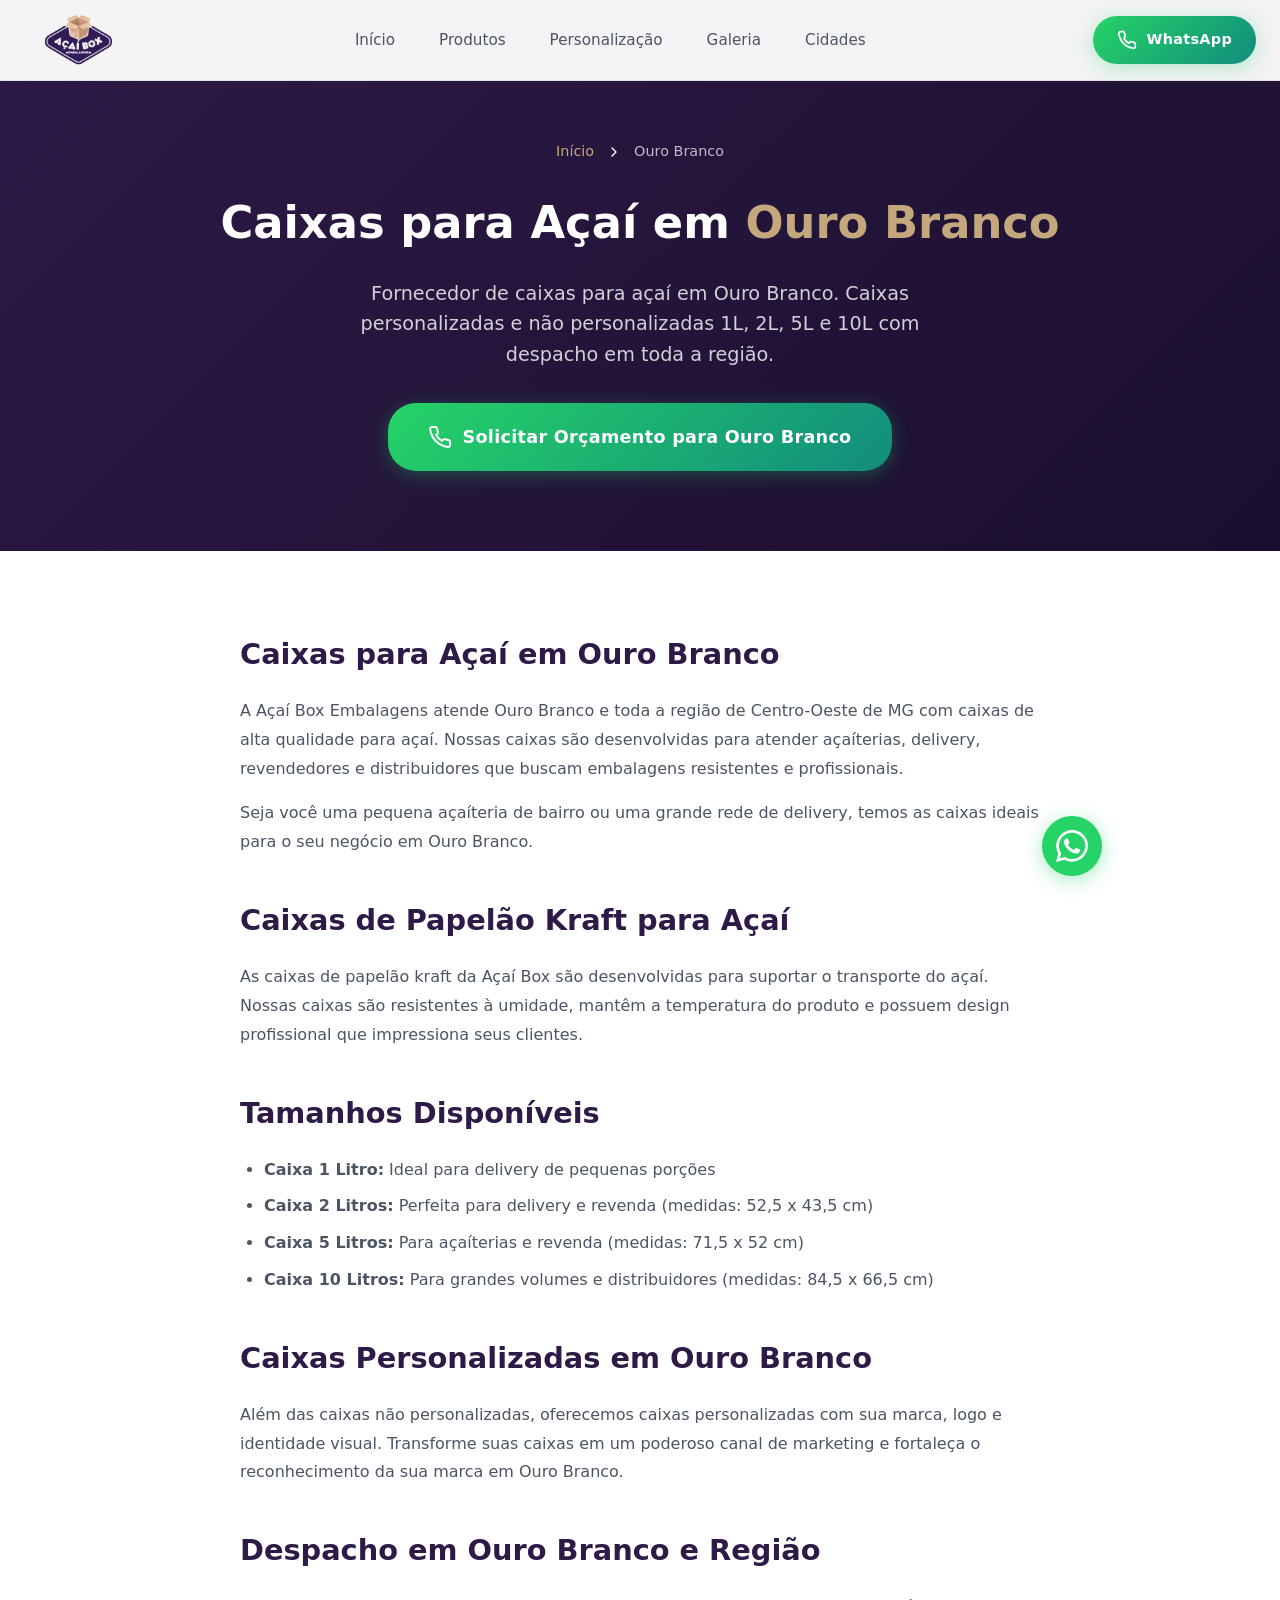
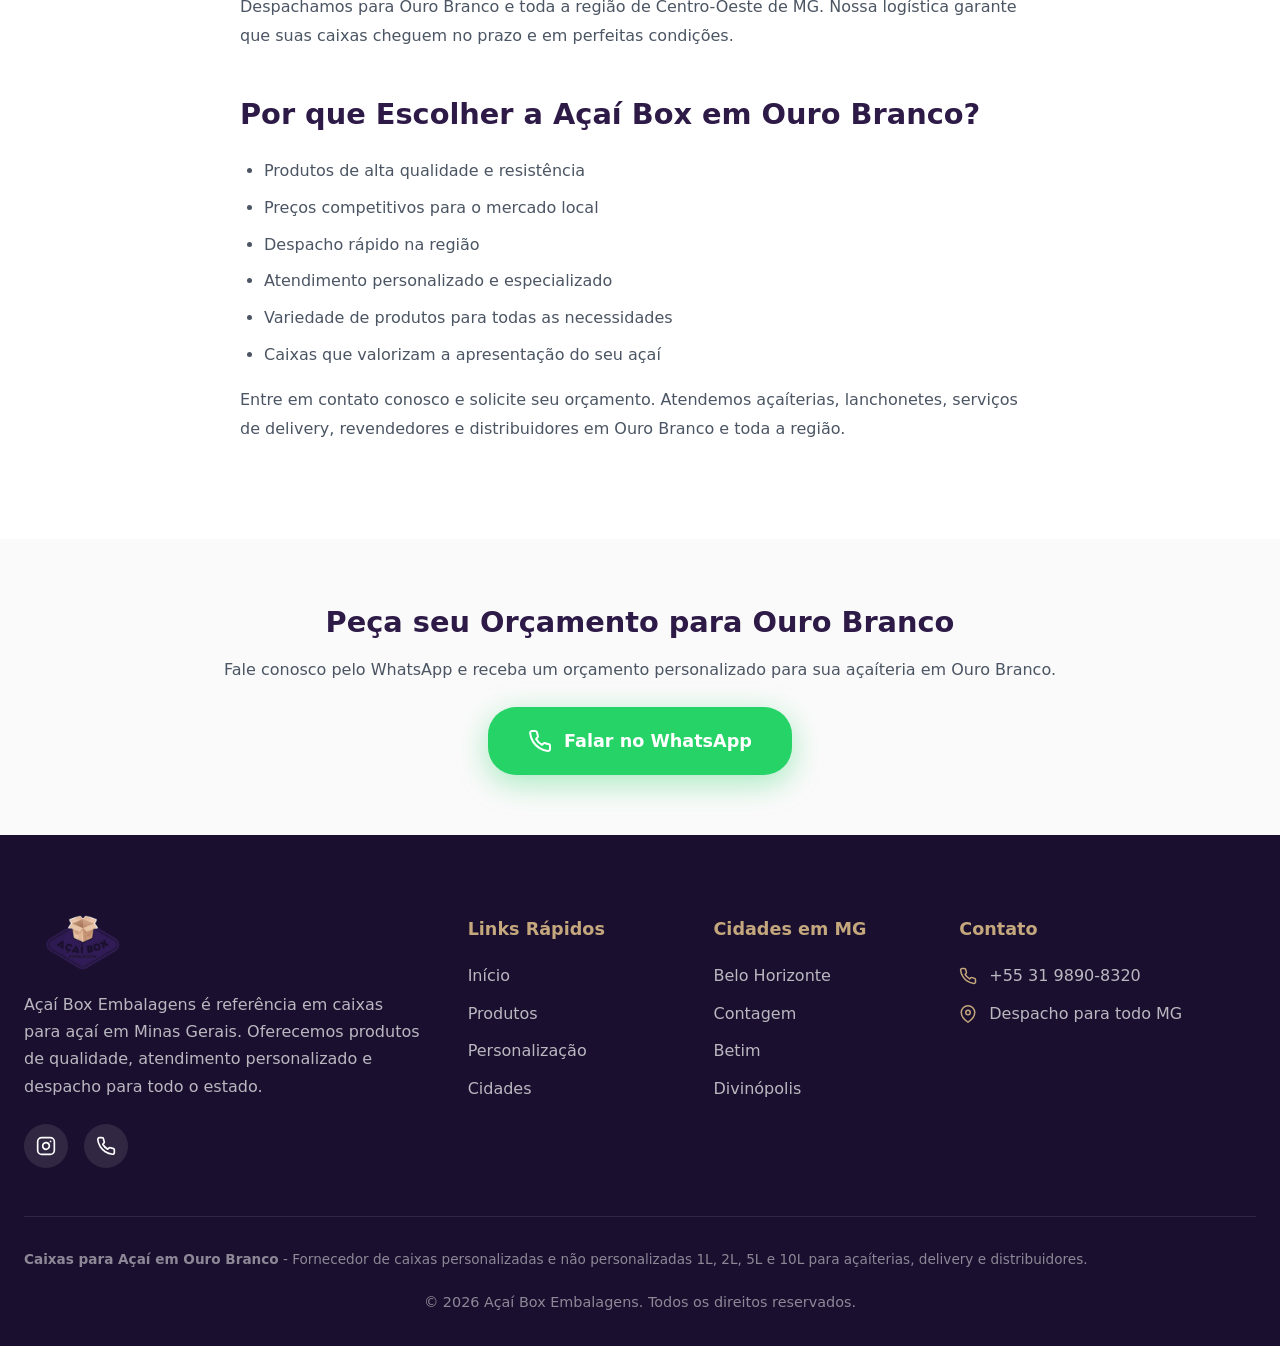
<file: paginas/embalagens-acai-ouro-branco.html>
<!DOCTYPE html>
<html lang="pt-BR">
<head>
  <meta charset="UTF-8">
  <meta name="viewport" content="width=device-width, initial-scale=1.0">
  <meta name="description" content="Caixas para açaí em Ouro Branco. Caixas personalizadas e não personalizadas 1L, 2L, 5L e 10L com despacho em Ouro Branco. Atendemos açaíterias, delivery e distribuidores.">
  <meta name="keywords" content="caixas para açaí Ouro Branco, embalagens açaí Ouro Branco, caixas personalizadas açaí Ouro Branco, fornecedor caixas açaí Ouro Branco">
  <meta name="author" content="Açaí Box Embalagens">
  <meta name="robots" content="index, follow">

  <meta property="og:title" content="Caixas para Açaí em Ouro Branco | Açaí Box">
  <meta property="og:description" content="Caixas premium para açaí com despacho em Ouro Branco. Personalizadas e não personalizadas. Solicite seu orçamento!">
  <meta property="og:image" content="https://frt553.github.io/acaibox-embalagens/assets/img/logo-acai-box.png">
  <meta property="og:url" content="https://frt553.github.io/acaibox-embalagens/paginas/embalagens-acai-ouro-branco.html">
  <meta property="og:type" content="website">

  <link rel="canonical" href="https://frt553.github.io/acaibox-embalagens/paginas/embalagens-acai-ouro-branco.html">

  <title>Caixas para Açaí em Ouro Branco | Açaí Box Embalagens</title>

  <link rel="icon" type="image/png" href="../assets/img/logo-acai-box.png">
  <link rel="stylesheet" href="../css/style.css">

  <script type="application/ld+json">
  {
    "@context": "https://schema.org",
    "@type": "LocalBusiness",
    "name": "Açaí Box Embalagens - Ouro Branco",
    "image": "https://frt553.github.io/acaibox-embalagens/assets/img/logo-acai-box.png",
    "description": "Caixas para açaí em Ouro Branco. Caixas personalizadas e não personalizadas 1L, 2L, 5L e 10L.",
    "url": "https://frt553.github.io/acaibox-embalagens/paginas/embalagens-acai-ouro-branco.html",
    "telephone": "+55 31 9890-8320",
    "areaServed": {
      "@type": "City",
      "name": "Ouro Branco",
      "containedInPlace": {
        "@type": "State",
        "name": "Minas Gerais"
      }
    }
  }
  </script>
</head>
<body>
  <header class="header">
    <div class="container">
      <div class="header-inner">
        <a href="../index.html" class="logo">
          <img src="../assets/img/logo-acai-box.png" alt="Açaí Box Embalagens Logo" width="50" height="50">
        </a>

        <nav class="nav-desktop">
          <a href="../index.html#inicio" class="nav-link">Início</a>
          <a href="../index.html#produtos" class="nav-link">Produtos</a>
          <a href="../index.html#personalizacao" class="nav-link">Personalização</a>
          <a href="../index.html#galeria" class="nav-link">Galeria</a>
          <a href="../index.html#cidades" class="nav-link">Cidades</a>
        </nav>

        <div class="header-actions">
          <a href="https://wa.me/553198908320?text=Ol%C3%A1!%20Gostaria%20de%20solicitar%20um%20or%C3%A7amento%20de%20caixas%20para%20a%C3%A7a%C3%AD%20em%20Ouro%20Branco." target="_blank" rel="noopener" class="btn btn-whatsapp btn-header">
            <svg width="20" height="20" viewBox="0 0 24 24" fill="none" stroke="currentColor" stroke-width="2" stroke-linecap="round" stroke-linejoin="round"><path d="M22 16.92v3a2 2 0 0 1-2.18 2 19.79 19.79 0 0 1-8.63-3.07 19.5 19.5 0 0 1-6-6 19.79 19.79 0 0 1-3.07-8.67A2 2 0 0 1 4.11 2h3a2 2 0 0 1 2 1.72 12.84 12.84 0 0 0 .7 2.81 2 2 0 0 1-.45 2.11L8.09 9.91a16 16 0 0 0 6 6l1.27-1.27a2 2 0 0 1 2.11-.45 12.84 12.84 0 0 0 2.81.7A2 2 0 0 1 22 16.92z"/></svg>
            WhatsApp
          </a>
          <button class="menu-toggle" aria-label="Menu">
            <span></span>
            <span></span>
            <span></span>
          </button>
        </div>
      </div>
    </div>
  </header>

  <div class="mobile-menu">
    <button class="mobile-menu-close" aria-label="Fechar menu">
      <svg viewBox="0 0 24 24" fill="none" stroke="currentColor" stroke-width="2" stroke-linecap="round" stroke-linejoin="round"><line x1="18" y1="6" x2="6" y2="18"></line><line x1="6" y1="6" x2="18" y2="18"></line></svg>
    </button>
    <a href="../index.html">Início</a>
    <a href="../index.html#produtos">Produtos</a>
    <a href="../index.html#personalizacao">Personalização</a>
    <a href="../index.html#galeria">Galeria</a>
    <a href="../index.html#cidades">Cidades</a>
    <a href="https://wa.me/553198908320?text=Ol%C3%A1!%20Gostaria%20de%20solicitar%20um%20or%C3%A7amento%20de%20caixas%20para%20a%C3%A7a%C3%AD%20em%20Ouro%20Branco." target="_blank" rel="noopener">Falar no WhatsApp</a>
  </div>

  <main>
    <!-- Hero Cidade -->
    <section class="cidade-hero">
      <div class="container">
        <div class="breadcrumb">
          <a href="../index.html">Início</a>
          <svg viewBox="0 0 24 24" fill="none" stroke="currentColor" stroke-width="2" stroke-linecap="round" stroke-linejoin="round"><polyline points="9 18 15 12 9 6"/></svg>
          <span>Ouro Branco</span>
        </div>
        <h1>Caixas para Açaí em <span>Ouro Branco</span></h1>
        <p>Fornecedor de caixas para açaí em Ouro Branco. Caixas personalizadas e não personalizadas 1L, 2L, 5L e 10L com despacho em toda a região.</p>
        <a href="https://wa.me/553198908320?text=Ol%C3%A1!%20Gostaria%20de%20solicitar%20um%20or%C3%A7amento%20de%20caixas%20para%20a%C3%A7a%C3%AD%20em%20Ouro%20Branco." target="_blank" rel="noopener" class="btn btn-whatsapp btn-lg">
          <svg width="24" height="24" viewBox="0 0 24 24" fill="none" stroke="currentColor" stroke-width="2" stroke-linecap="round" stroke-linejoin="round"><path d="M22 16.92v3a2 2 0 0 1-2.18 2 19.79 19.79 0 0 1-8.63-3.07 19.5 19.5 0 0 1-6-6 19.79 19.79 0 0 1-3.07-8.67A2 2 0 0 1 4.11 2h3a2 2 0 0 1 2 1.72 12.84 12.84 0 0 0 .7 2.81 2 2 0 0 1-.45 2.11L8.09 9.91a16 16 0 0 0 6 6l1.27-1.27a2 2 0 0 1 2.11-.45 12.84 12.84 0 0 0 2.81.7A2 2 0 0 1 22 16.92z"/></svg>
          Solicitar Orçamento para Ouro Branco
        </a>
      </div>
    </section>

    <!-- Conteúdo da Cidade -->
    <section class="cidade-content">
      <div class="container">
        <div class="cidade-texto">
          <h2>Caixas para Açaí em Ouro Branco</h2>
          <p>A Açaí Box Embalagens atende Ouro Branco e toda a região de Centro-Oeste de MG com caixas de alta qualidade para açaí. Nossas caixas são desenvolvidas para atender açaíterias, delivery, revendedores e distribuidores que buscam embalagens resistentes e profissionais.</p>

          <p>Seja você uma pequena açaíteria de bairro ou uma grande rede de delivery, temos as caixas ideais para o seu negócio em Ouro Branco.</p>

          <h2>Caixas de Papelão Kraft para Açaí</h2>
          <p>As caixas de papelão kraft da Açaí Box são desenvolvidas para suportar o transporte do açaí. Nossas caixas são resistentes à umidade, mantêm a temperatura do produto e possuem design profissional que impressiona seus clientes.</p>

          <h2>Tamanhos Disponíveis</h2>
          <ul>
            <li><strong>Caixa 1 Litro:</strong> Ideal para delivery de pequenas porções</li>
            <li><strong>Caixa 2 Litros:</strong> Perfeita para delivery e revenda (medidas: 52,5 x 43,5 cm)</li>
            <li><strong>Caixa 5 Litros:</strong> Para açaíterias e revenda (medidas: 71,5 x 52 cm)</li>
            <li><strong>Caixa 10 Litros:</strong> Para grandes volumes e distribuidores (medidas: 84,5 x 66,5 cm)</li>
          </ul>

          <h2>Caixas Personalizadas em Ouro Branco</h2>
          <p>Além das caixas não personalizadas, oferecemos caixas personalizadas com sua marca, logo e identidade visual. Transforme suas caixas em um poderoso canal de marketing e fortaleça o reconhecimento da sua marca em Ouro Branco.</p>

          <h2>Despacho em Ouro Branco e Região</h2>
          <p>Despachamos para Ouro Branco e toda a região de Centro-Oeste de MG. Nossa logística garante que suas caixas cheguem no prazo e em perfeitas condições.</p>

          <h2>Por que Escolher a Açaí Box em Ouro Branco?</h2>
          <ul>
            <li>Produtos de alta qualidade e resistência</li>
            <li>Preços competitivos para o mercado local</li>
            <li>Despacho rápido na região</li>
            <li>Atendimento personalizado e especializado</li>
            <li>Variedade de produtos para todas as necessidades</li>
            <li>Caixas que valorizam a apresentação do seu açaí</li>
          </ul>

          <p>Entre em contato conosco e solicite seu orçamento. Atendemos açaíterias, lanchonetes, serviços de delivery, revendedores e distribuidores em Ouro Branco e toda a região.</p>
        </div>
      </div>
    </section>

    <!-- CTA Cidade -->
    <section class="cidade-cta">
      <div class="container">
        <h3>Peça seu Orçamento para Ouro Branco</h3>
        <p>Fale conosco pelo WhatsApp e receba um orçamento personalizado para sua açaíteria em Ouro Branco.</p>
        <a href="https://wa.me/553198908320?text=Ol%C3%A1!%20Gostaria%20de%20solicitar%20um%20or%C3%A7amento%20de%20caixas%20para%20a%C3%A7a%C3%AD%20em%20Ouro%20Branco." target="_blank" rel="noopener" class="cta-whatsapp">
          <svg viewBox="0 0 24 24" fill="none" stroke="currentColor" stroke-width="2" stroke-linecap="round" stroke-linejoin="round"><path d="M22 16.92v3a2 2 0 0 1-2.18 2 19.79 19.79 0 0 1-8.63-3.07 19.5 19.5 0 0 1-6-6 19.79 19.79 0 0 1-3.07-8.67A2 2 0 0 1 4.11 2h3a2 2 0 0 1 2 1.72 12.84 12.84 0 0 0 .7 2.81 2 2 0 0 1-.45 2.11L8.09 9.91a16 16 0 0 0 6 6l1.27-1.27a2 2 0 0 1 2.11-.45 12.84 12.84 0 0 0 2.81.7A2 2 0 0 1 22 16.92z"/></svg>
          Falar no WhatsApp
        </a>
      </div>
    </section>
  </main>

  <!-- Footer -->
  <footer class="footer">
    <div class="container">
      <div class="footer-grid">
        <div class="footer-brand">
          <img src="../assets/img/logo-acai-box.png" alt="Açaí Box Embalagens" width="120" height="60">
          <p>Açaí Box Embalagens é referência em caixas para açaí em Minas Gerais. Oferecemos produtos de qualidade, atendimento personalizado e despacho para todo o estado.</p>
          <div class="footer-social">
            <a href="https://www.instagram.com/acai.caixas.grafica" target="_blank" aria-label="Instagram">
              <svg viewBox="0 0 24 24" fill="none" stroke="currentColor" stroke-width="2" stroke-linecap="round" stroke-linejoin="round"><rect x="2" y="2" width="20" height="20" rx="5" ry="5"/><path d="M16 11.37A4 4 0 1 1 12.63 8 4 4 0 0 1 16 11.37z"/><line x1="17.5" y1="6.5" x2="17.51" y2="6.5"/></svg>
            </a>
            <a href="https://wa.me/553198908320?text=Ol%C3%A1!%20Gostaria%20de%20solicitar%20um%20or%C3%A7amento%20de%20caixas%20para%20a%C3%A7a%C3%AD." target="_blank" rel="noopener" aria-label="WhatsApp">
              <svg viewBox="0 0 24 24" fill="none" stroke="currentColor" stroke-width="2" stroke-linecap="round" stroke-linejoin="round"><path d="M22 16.92v3a2 2 0 0 1-2.18 2 19.79 19.79 0 0 1-8.63-3.07 19.5 19.5 0 0 1-6-6 19.79 19.79 0 0 1-3.07-8.67A2 2 0 0 1 4.11 2h3a2 2 0 0 1 2 1.72 12.84 12.84 0 0 0 .7 2.81 2 2 0 0 1-.45 2.11L8.09 9.91a16 16 0 0 0 6 6l1.27-1.27a2 2 0 0 1 2.11-.45 12.84 12.84 0 0 0 2.81.7A2 2 0 0 1 22 16.92z"/></svg>
            </a>
          </div>
        </div>

        <div class="footer-column">
          <h4>Links Rápidos</h4>
          <div class="footer-links">
            <a href="../index.html">Início</a>
            <a href="../index.html#produtos">Produtos</a>
            <a href="../index.html#personalizacao">Personalização</a>
            <a href="../index.html#cidades">Cidades</a>
          </div>
        </div>

        <div class="footer-column">
          <h4>Cidades em MG</h4>
          <div class="footer-links">
            <a href="embalagens-acai-belo-horizonte.html">Belo Horizonte</a>
            <a href="embalagens-acai-contagem.html">Contagem</a>
            <a href="embalagens-acai-betim.html">Betim</a>
            <a href="embalagens-acai-divinopolis.html">Divinópolis</a>
          </div>
        </div>

        <div class="footer-column footer-contact">
          <h4>Contato</h4>
          <p>
            <svg viewBox="0 0 24 24" fill="none" stroke="currentColor" stroke-width="2" stroke-linecap="round" stroke-linejoin="round"><path d="M22 16.92v3a2 2 0 0 1-2.18 2 19.79 19.79 0 0 1-8.63-3.07 19.5 19.5 0 0 1-6-6 19.79 19.79 0 0 1-3.07-8.67A2 2 0 0 1 4.11 2h3a2 2 0 0 1 2 1.72 12.84 12.84 0 0 0 .7 2.81 2 2 0 0 1-.45 2.11L8.09 9.91a16 16 0 0 0 6 6l1.27-1.27a2 2 0 0 1 2.11-.45 12.84 12.84 0 0 0 2.81.7A2 2 0 0 1 22 16.92z"/></svg>
            +55 31 9890-8320
          </p>
          <p>
            <svg viewBox="0 0 24 24" fill="none" stroke="currentColor" stroke-width="2" stroke-linecap="round" stroke-linejoin="round"><path d="M21 10c0 7-9 13-9 13s-9-6-9-13a9 9 0 0 1 18 0z"/><circle cx="12" cy="10" r="3"/></svg>
            Despacho para todo MG
          </p>
        </div>
      </div>

      <div class="footer-bottom">
        <div class="footer-seo">
          <p><strong>Caixas para Açaí em Ouro Branco</strong> - Fornecedor de caixas personalizadas e não personalizadas 1L, 2L, 5L e 10L para açaíterias, delivery e distribuidores.</p>
        </div>
        <p>&copy; <span class="current-year"></span> Açaí Box Embalagens. Todos os direitos reservados.</p>
      </div>
    </div>
  </footer>

  <div class="whatsapp-float">
    <a href="https://wa.me/553198908320?text=Ol%C3%A1!%20Gostaria%20de%20solicitar%20um%20or%C3%A7amento%20de%20caixas%20para%20a%C3%A7a%C3%AD%20em%20Ouro%20Branco." target="_blank" rel="noopener" aria-label="Falar no WhatsApp">
      <svg viewBox="0 0 24 24" fill="currentColor" stroke="none"><path d="M17.472 14.382c-.297-.149-1.758-.867-2.03-.967-.273-.099-.471-.148-.67.15-.197.297-.767.966-.94 1.164-.173.199-.347.223-.644.075-.297-.15-1.255-.463-2.39-1.475-.883-.788-1.48-1.761-1.653-2.059-.173-.297-.018-.458.13-.606.134-.133.298-.347.446-.52.149-.174.198-.298.298-.497.099-.198.05-.371-.025-.52-.075-.149-.669-1.612-.916-2.207-.242-.579-.487-.5-.669-.51-.173-.008-.371-.01-.57-.01-.198 0-.52.074-.792.372-.272.297-1.04 1.016-1.04 2.479 0 1.462 1.065 2.875 1.213 3.074.149.198 2.096 3.2 5.077 4.487.709.306 1.262.489 1.694.625.712.227 1.36.195 1.871.118.571-.085 1.758-.719 2.006-1.413.248-.694.248-1.289.173-1.413-.074-.124-.272-.198-.57-.347m-5.421 7.403h-.004a9.87 9.87 0 01-5.031-1.378l-.361-.214-3.741.982.998-3.648-.235-.374a9.86 9.86 0 01-1.51-5.26c.001-5.45 4.436-9.884 9.888-9.884 2.64 0 5.122 1.03 6.988 2.898a9.825 9.825 0 012.893 6.994c-.003 5.45-4.437 9.884-9.885 9.884m8.413-18.297A11.815 11.815 0 0012.05 0C5.495 0 .16 5.335.157 11.892c0 2.096.547 4.142 1.588 5.945L.057 24l6.305-1.654a11.882 11.882 0 005.683 1.448h.005c6.554 0 11.89-5.335 11.893-11.893a11.821 11.821 0 00-3.48-8.413z"/></svg>
    </a>
    <span class="whatsapp-tooltip">Fale conosco!</span>
  </div>

  <script src="../js/script.js"></script>
</body>
</html>
</file>
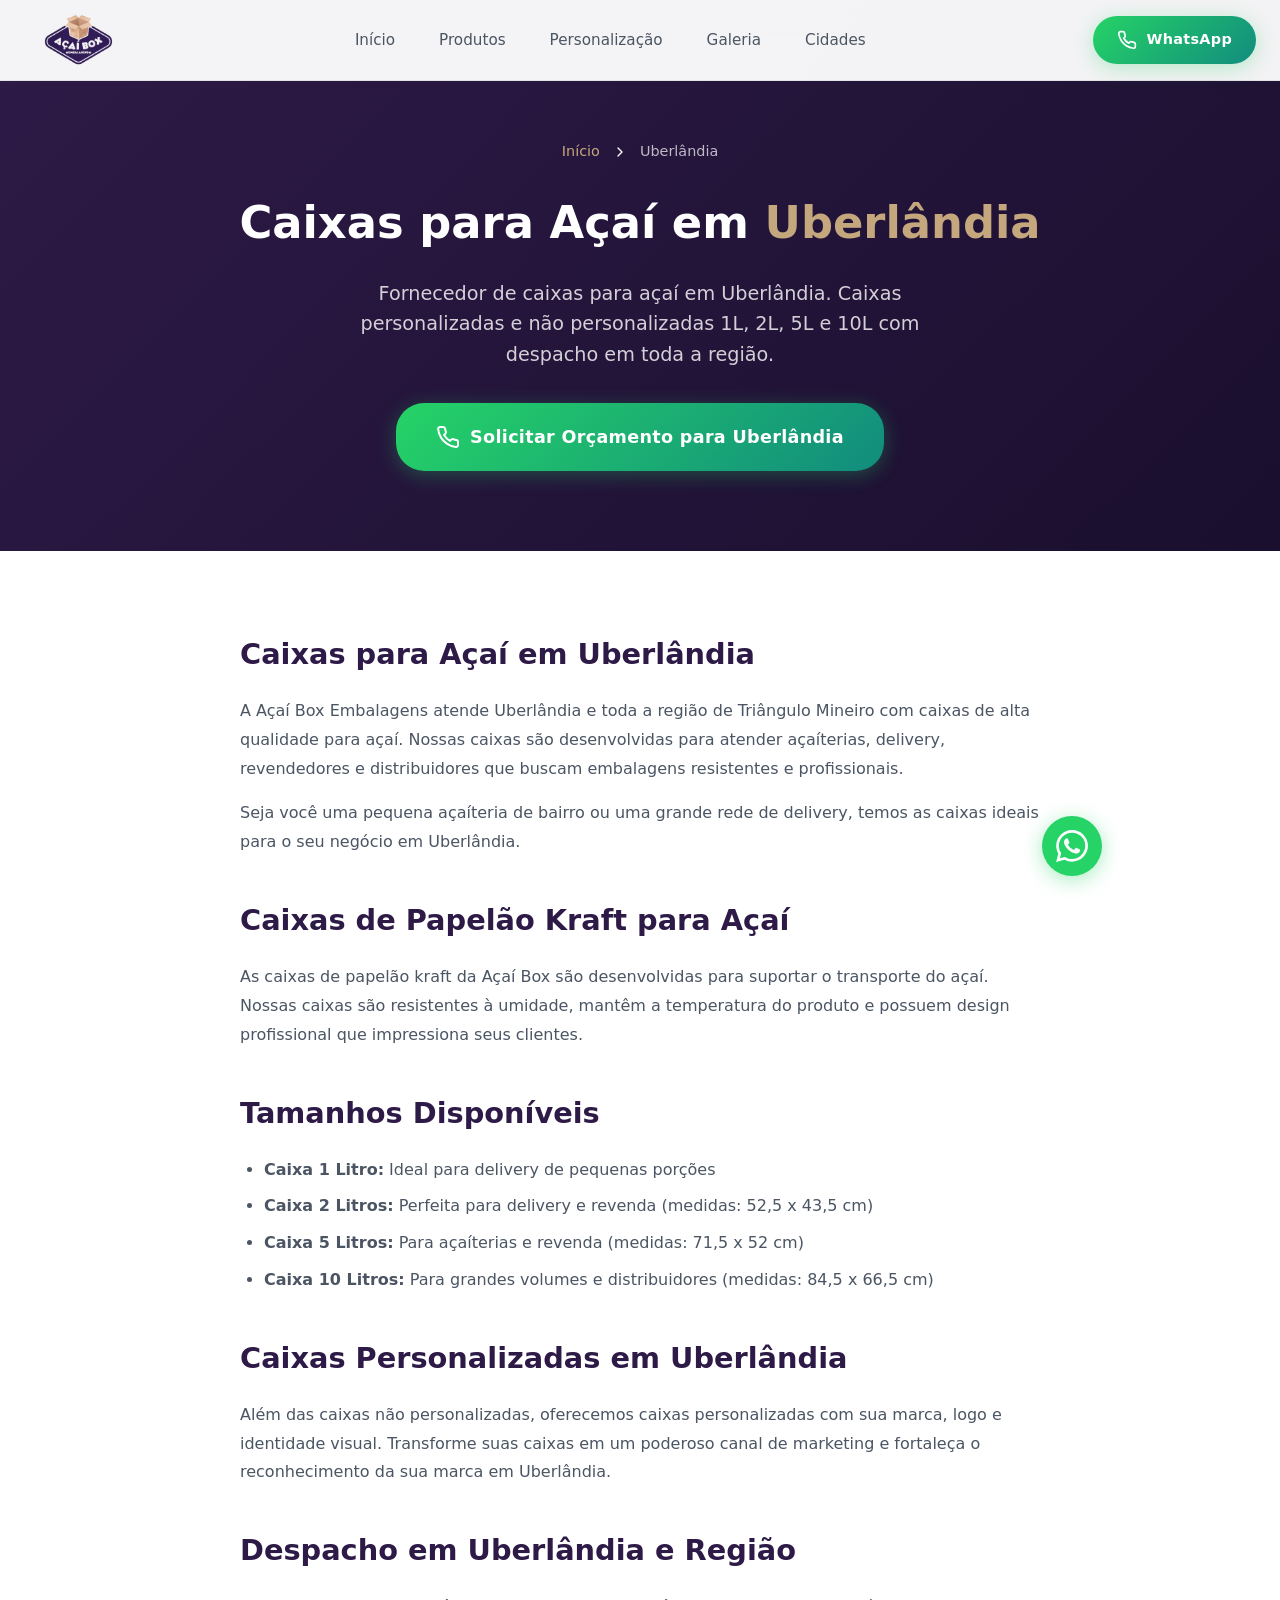
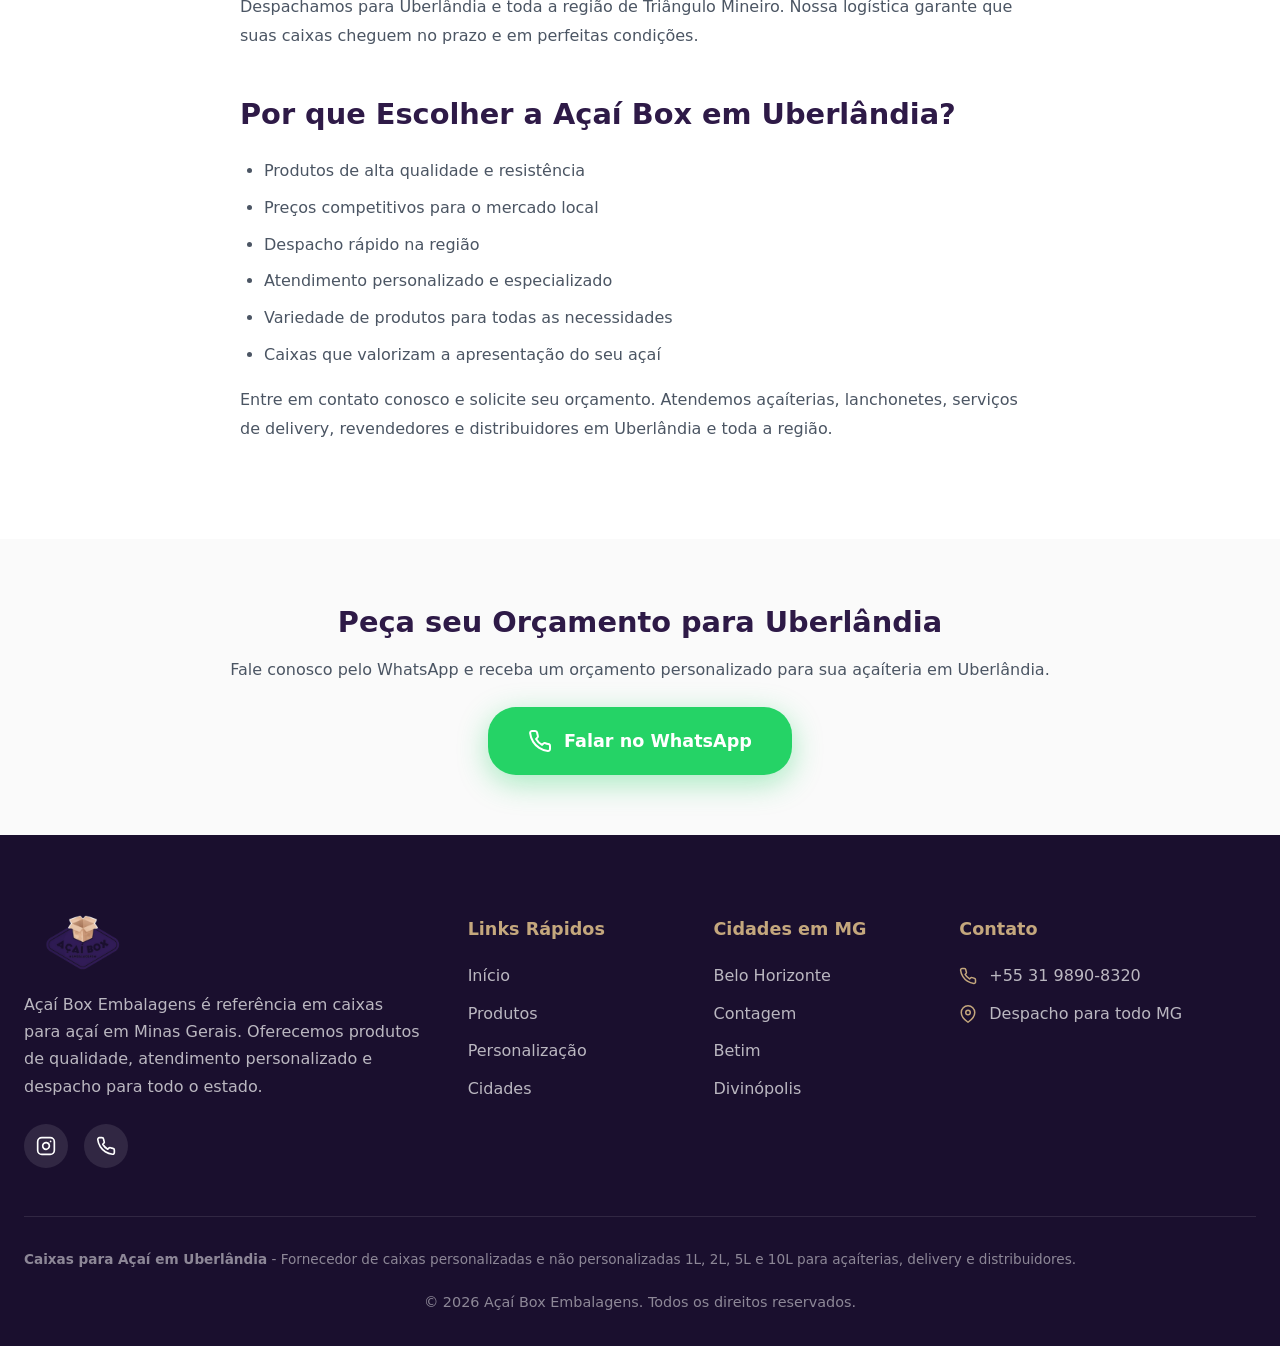
<file: paginas/embalagens-acai-uberlandia.html>
<!DOCTYPE html>
<html lang="pt-BR">
<head>
  <meta charset="UTF-8">
  <meta name="viewport" content="width=device-width, initial-scale=1.0">
  <meta name="description" content="Caixas para açaí em Uberlândia. Caixas personalizadas e não personalizadas 1L, 2L, 5L e 10L com despacho em Uberlândia. Atendemos açaíterias, delivery e distribuidores.">
  <meta name="keywords" content="caixas para açaí Uberlândia, embalagens açaí Uberlândia, caixas personalizadas açaí Uberlândia, fornecedor caixas açaí Uberlândia">
  <meta name="author" content="Açaí Box Embalagens">
  <meta name="robots" content="index, follow">

  <meta property="og:title" content="Caixas para Açaí em Uberlândia | Açaí Box">
  <meta property="og:description" content="Caixas premium para açaí com despacho em Uberlândia. Personalizadas e não personalizadas. Solicite seu orçamento!">
  <meta property="og:image" content="https://frt553.github.io/acaibox-embalagens/assets/img/logo-acai-box.png">
  <meta property="og:url" content="https://frt553.github.io/acaibox-embalagens/paginas/embalagens-acai-uberlandia.html">
  <meta property="og:type" content="website">

  <link rel="canonical" href="https://frt553.github.io/acaibox-embalagens/paginas/embalagens-acai-uberlandia.html">

  <title>Caixas para Açaí em Uberlândia | Açaí Box Embalagens</title>

  <link rel="icon" type="image/png" href="../assets/img/logo-acai-box.png">
  <link rel="stylesheet" href="../css/style.css">

  <script type="application/ld+json">
  {
    "@context": "https://schema.org",
    "@type": "LocalBusiness",
    "name": "Açaí Box Embalagens - Uberlândia",
    "image": "https://frt553.github.io/acaibox-embalagens/assets/img/logo-acai-box.png",
    "description": "Caixas para açaí em Uberlândia. Caixas personalizadas e não personalizadas 1L, 2L, 5L e 10L.",
    "url": "https://frt553.github.io/acaibox-embalagens/paginas/embalagens-acai-uberlandia.html",
    "telephone": "+55 31 9890-8320",
    "areaServed": {
      "@type": "City",
      "name": "Uberlândia",
      "containedInPlace": {
        "@type": "State",
        "name": "Minas Gerais"
      }
    }
  }
  </script>
</head>
<body>
  <header class="header">
    <div class="container">
      <div class="header-inner">
        <a href="../index.html" class="logo">
          <img src="../assets/img/logo-acai-box.png" alt="Açaí Box Embalagens Logo" width="50" height="50">
        </a>

        <nav class="nav-desktop">
          <a href="../index.html#inicio" class="nav-link">Início</a>
          <a href="../index.html#produtos" class="nav-link">Produtos</a>
          <a href="../index.html#personalizacao" class="nav-link">Personalização</a>
          <a href="../index.html#galeria" class="nav-link">Galeria</a>
          <a href="../index.html#cidades" class="nav-link">Cidades</a>
        </nav>

        <div class="header-actions">
          <a href="https://wa.me/553198908320?text=Ol%C3%A1!%20Gostaria%20de%20solicitar%20um%20or%C3%A7amento%20de%20caixas%20para%20a%C3%A7a%C3%AD%20em%20Uberlândia." target="_blank" rel="noopener" class="btn btn-whatsapp btn-header">
            <svg width="20" height="20" viewBox="0 0 24 24" fill="none" stroke="currentColor" stroke-width="2" stroke-linecap="round" stroke-linejoin="round"><path d="M22 16.92v3a2 2 0 0 1-2.18 2 19.79 19.79 0 0 1-8.63-3.07 19.5 19.5 0 0 1-6-6 19.79 19.79 0 0 1-3.07-8.67A2 2 0 0 1 4.11 2h3a2 2 0 0 1 2 1.72 12.84 12.84 0 0 0 .7 2.81 2 2 0 0 1-.45 2.11L8.09 9.91a16 16 0 0 0 6 6l1.27-1.27a2 2 0 0 1 2.11-.45 12.84 12.84 0 0 0 2.81.7A2 2 0 0 1 22 16.92z"/></svg>
            WhatsApp
          </a>
          <button class="menu-toggle" aria-label="Menu">
            <span></span>
            <span></span>
            <span></span>
          </button>
        </div>
      </div>
    </div>
  </header>

  <div class="mobile-menu">
    <button class="mobile-menu-close" aria-label="Fechar menu">
      <svg viewBox="0 0 24 24" fill="none" stroke="currentColor" stroke-width="2" stroke-linecap="round" stroke-linejoin="round"><line x1="18" y1="6" x2="6" y2="18"></line><line x1="6" y1="6" x2="18" y2="18"></line></svg>
    </button>
    <a href="../index.html">Início</a>
    <a href="../index.html#produtos">Produtos</a>
    <a href="../index.html#personalizacao">Personalização</a>
    <a href="../index.html#galeria">Galeria</a>
    <a href="../index.html#cidades">Cidades</a>
    <a href="https://wa.me/553198908320?text=Ol%C3%A1!%20Gostaria%20de%20solicitar%20um%20or%C3%A7amento%20de%20caixas%20para%20a%C3%A7a%C3%AD%20em%20Uberlândia." target="_blank" rel="noopener">Falar no WhatsApp</a>
  </div>

  <main>
    <!-- Hero Cidade -->
    <section class="cidade-hero">
      <div class="container">
        <div class="breadcrumb">
          <a href="../index.html">Início</a>
          <svg viewBox="0 0 24 24" fill="none" stroke="currentColor" stroke-width="2" stroke-linecap="round" stroke-linejoin="round"><polyline points="9 18 15 12 9 6"/></svg>
          <span>Uberlândia</span>
        </div>
        <h1>Caixas para Açaí em <span>Uberlândia</span></h1>
        <p>Fornecedor de caixas para açaí em Uberlândia. Caixas personalizadas e não personalizadas 1L, 2L, 5L e 10L com despacho em toda a região.</p>
        <a href="https://wa.me/553198908320?text=Ol%C3%A1!%20Gostaria%20de%20solicitar%20um%20or%C3%A7amento%20de%20caixas%20para%20a%C3%A7a%C3%AD%20em%20Uberlândia." target="_blank" rel="noopener" class="btn btn-whatsapp btn-lg">
          <svg width="24" height="24" viewBox="0 0 24 24" fill="none" stroke="currentColor" stroke-width="2" stroke-linecap="round" stroke-linejoin="round"><path d="M22 16.92v3a2 2 0 0 1-2.18 2 19.79 19.79 0 0 1-8.63-3.07 19.5 19.5 0 0 1-6-6 19.79 19.79 0 0 1-3.07-8.67A2 2 0 0 1 4.11 2h3a2 2 0 0 1 2 1.72 12.84 12.84 0 0 0 .7 2.81 2 2 0 0 1-.45 2.11L8.09 9.91a16 16 0 0 0 6 6l1.27-1.27a2 2 0 0 1 2.11-.45 12.84 12.84 0 0 0 2.81.7A2 2 0 0 1 22 16.92z"/></svg>
          Solicitar Orçamento para Uberlândia
        </a>
      </div>
    </section>

    <!-- Conteúdo da Cidade -->
    <section class="cidade-content">
      <div class="container">
        <div class="cidade-texto">
          <h2>Caixas para Açaí em Uberlândia</h2>
          <p>A Açaí Box Embalagens atende Uberlândia e toda a região de Triângulo Mineiro com caixas de alta qualidade para açaí. Nossas caixas são desenvolvidas para atender açaíterias, delivery, revendedores e distribuidores que buscam embalagens resistentes e profissionais.</p>

          <p>Seja você uma pequena açaíteria de bairro ou uma grande rede de delivery, temos as caixas ideais para o seu negócio em Uberlândia.</p>

          <h2>Caixas de Papelão Kraft para Açaí</h2>
          <p>As caixas de papelão kraft da Açaí Box são desenvolvidas para suportar o transporte do açaí. Nossas caixas são resistentes à umidade, mantêm a temperatura do produto e possuem design profissional que impressiona seus clientes.</p>

          <h2>Tamanhos Disponíveis</h2>
          <ul>
            <li><strong>Caixa 1 Litro:</strong> Ideal para delivery de pequenas porções</li>
            <li><strong>Caixa 2 Litros:</strong> Perfeita para delivery e revenda (medidas: 52,5 x 43,5 cm)</li>
            <li><strong>Caixa 5 Litros:</strong> Para açaíterias e revenda (medidas: 71,5 x 52 cm)</li>
            <li><strong>Caixa 10 Litros:</strong> Para grandes volumes e distribuidores (medidas: 84,5 x 66,5 cm)</li>
          </ul>

          <h2>Caixas Personalizadas em Uberlândia</h2>
          <p>Além das caixas não personalizadas, oferecemos caixas personalizadas com sua marca, logo e identidade visual. Transforme suas caixas em um poderoso canal de marketing e fortaleça o reconhecimento da sua marca em Uberlândia.</p>

          <h2>Despacho em Uberlândia e Região</h2>
          <p>Despachamos para Uberlândia e toda a região de Triângulo Mineiro. Nossa logística garante que suas caixas cheguem no prazo e em perfeitas condições.</p>

          <h2>Por que Escolher a Açaí Box em Uberlândia?</h2>
          <ul>
            <li>Produtos de alta qualidade e resistência</li>
            <li>Preços competitivos para o mercado local</li>
            <li>Despacho rápido na região</li>
            <li>Atendimento personalizado e especializado</li>
            <li>Variedade de produtos para todas as necessidades</li>
            <li>Caixas que valorizam a apresentação do seu açaí</li>
          </ul>

          <p>Entre em contato conosco e solicite seu orçamento. Atendemos açaíterias, lanchonetes, serviços de delivery, revendedores e distribuidores em Uberlândia e toda a região.</p>
        </div>
      </div>
    </section>

    <!-- CTA Cidade -->
    <section class="cidade-cta">
      <div class="container">
        <h3>Peça seu Orçamento para Uberlândia</h3>
        <p>Fale conosco pelo WhatsApp e receba um orçamento personalizado para sua açaíteria em Uberlândia.</p>
        <a href="https://wa.me/553198908320?text=Ol%C3%A1!%20Gostaria%20de%20solicitar%20um%20or%C3%A7amento%20de%20caixas%20para%20a%C3%A7a%C3%AD%20em%20Uberlândia." target="_blank" rel="noopener" class="cta-whatsapp">
          <svg viewBox="0 0 24 24" fill="none" stroke="currentColor" stroke-width="2" stroke-linecap="round" stroke-linejoin="round"><path d="M22 16.92v3a2 2 0 0 1-2.18 2 19.79 19.79 0 0 1-8.63-3.07 19.5 19.5 0 0 1-6-6 19.79 19.79 0 0 1-3.07-8.67A2 2 0 0 1 4.11 2h3a2 2 0 0 1 2 1.72 12.84 12.84 0 0 0 .7 2.81 2 2 0 0 1-.45 2.11L8.09 9.91a16 16 0 0 0 6 6l1.27-1.27a2 2 0 0 1 2.11-.45 12.84 12.84 0 0 0 2.81.7A2 2 0 0 1 22 16.92z"/></svg>
          Falar no WhatsApp
        </a>
      </div>
    </section>
  </main>

  <!-- Footer -->
  <footer class="footer">
    <div class="container">
      <div class="footer-grid">
        <div class="footer-brand">
          <img src="../assets/img/logo-acai-box.png" alt="Açaí Box Embalagens" width="120" height="60">
          <p>Açaí Box Embalagens é referência em caixas para açaí em Minas Gerais. Oferecemos produtos de qualidade, atendimento personalizado e despacho para todo o estado.</p>
          <div class="footer-social">
            <a href="https://www.instagram.com/acai.caixas.grafica" target="_blank" aria-label="Instagram">
              <svg viewBox="0 0 24 24" fill="none" stroke="currentColor" stroke-width="2" stroke-linecap="round" stroke-linejoin="round"><rect x="2" y="2" width="20" height="20" rx="5" ry="5"/><path d="M16 11.37A4 4 0 1 1 12.63 8 4 4 0 0 1 16 11.37z"/><line x1="17.5" y1="6.5" x2="17.51" y2="6.5"/></svg>
            </a>
            <a href="https://wa.me/553198908320?text=Ol%C3%A1!%20Gostaria%20de%20solicitar%20um%20or%C3%A7amento%20de%20caixas%20para%20a%C3%A7a%C3%AD." target="_blank" rel="noopener" aria-label="WhatsApp">
              <svg viewBox="0 0 24 24" fill="none" stroke="currentColor" stroke-width="2" stroke-linecap="round" stroke-linejoin="round"><path d="M22 16.92v3a2 2 0 0 1-2.18 2 19.79 19.79 0 0 1-8.63-3.07 19.5 19.5 0 0 1-6-6 19.79 19.79 0 0 1-3.07-8.67A2 2 0 0 1 4.11 2h3a2 2 0 0 1 2 1.72 12.84 12.84 0 0 0 .7 2.81 2 2 0 0 1-.45 2.11L8.09 9.91a16 16 0 0 0 6 6l1.27-1.27a2 2 0 0 1 2.11-.45 12.84 12.84 0 0 0 2.81.7A2 2 0 0 1 22 16.92z"/></svg>
            </a>
          </div>
        </div>

        <div class="footer-column">
          <h4>Links Rápidos</h4>
          <div class="footer-links">
            <a href="../index.html">Início</a>
            <a href="../index.html#produtos">Produtos</a>
            <a href="../index.html#personalizacao">Personalização</a>
            <a href="../index.html#cidades">Cidades</a>
          </div>
        </div>

        <div class="footer-column">
          <h4>Cidades em MG</h4>
          <div class="footer-links">
            <a href="embalagens-acai-belo-horizonte.html">Belo Horizonte</a>
            <a href="embalagens-acai-contagem.html">Contagem</a>
            <a href="embalagens-acai-betim.html">Betim</a>
            <a href="embalagens-acai-divinopolis.html">Divinópolis</a>
          </div>
        </div>

        <div class="footer-column footer-contact">
          <h4>Contato</h4>
          <p>
            <svg viewBox="0 0 24 24" fill="none" stroke="currentColor" stroke-width="2" stroke-linecap="round" stroke-linejoin="round"><path d="M22 16.92v3a2 2 0 0 1-2.18 2 19.79 19.79 0 0 1-8.63-3.07 19.5 19.5 0 0 1-6-6 19.79 19.79 0 0 1-3.07-8.67A2 2 0 0 1 4.11 2h3a2 2 0 0 1 2 1.72 12.84 12.84 0 0 0 .7 2.81 2 2 0 0 1-.45 2.11L8.09 9.91a16 16 0 0 0 6 6l1.27-1.27a2 2 0 0 1 2.11-.45 12.84 12.84 0 0 0 2.81.7A2 2 0 0 1 22 16.92z"/></svg>
            +55 31 9890-8320
          </p>
          <p>
            <svg viewBox="0 0 24 24" fill="none" stroke="currentColor" stroke-width="2" stroke-linecap="round" stroke-linejoin="round"><path d="M21 10c0 7-9 13-9 13s-9-6-9-13a9 9 0 0 1 18 0z"/><circle cx="12" cy="10" r="3"/></svg>
            Despacho para todo MG
          </p>
        </div>
      </div>

      <div class="footer-bottom">
        <div class="footer-seo">
          <p><strong>Caixas para Açaí em Uberlândia</strong> - Fornecedor de caixas personalizadas e não personalizadas 1L, 2L, 5L e 10L para açaíterias, delivery e distribuidores.</p>
        </div>
        <p>&copy; <span class="current-year"></span> Açaí Box Embalagens. Todos os direitos reservados.</p>
      </div>
    </div>
  </footer>

  <div class="whatsapp-float">
    <a href="https://wa.me/553198908320?text=Ol%C3%A1!%20Gostaria%20de%20solicitar%20um%20or%C3%A7amento%20de%20caixas%20para%20a%C3%A7a%C3%AD%20em%20Uberlândia." target="_blank" rel="noopener" aria-label="Falar no WhatsApp">
      <svg viewBox="0 0 24 24" fill="currentColor" stroke="none"><path d="M17.472 14.382c-.297-.149-1.758-.867-2.03-.967-.273-.099-.471-.148-.67.15-.197.297-.767.966-.94 1.164-.173.199-.347.223-.644.075-.297-.15-1.255-.463-2.39-1.475-.883-.788-1.48-1.761-1.653-2.059-.173-.297-.018-.458.13-.606.134-.133.298-.347.446-.52.149-.174.198-.298.298-.497.099-.198.05-.371-.025-.52-.075-.149-.669-1.612-.916-2.207-.242-.579-.487-.5-.669-.51-.173-.008-.371-.01-.57-.01-.198 0-.52.074-.792.372-.272.297-1.04 1.016-1.04 2.479 0 1.462 1.065 2.875 1.213 3.074.149.198 2.096 3.2 5.077 4.487.709.306 1.262.489 1.694.625.712.227 1.36.195 1.871.118.571-.085 1.758-.719 2.006-1.413.248-.694.248-1.289.173-1.413-.074-.124-.272-.198-.57-.347m-5.421 7.403h-.004a9.87 9.87 0 01-5.031-1.378l-.361-.214-3.741.982.998-3.648-.235-.374a9.86 9.86 0 01-1.51-5.26c.001-5.45 4.436-9.884 9.888-9.884 2.64 0 5.122 1.03 6.988 2.898a9.825 9.825 0 012.893 6.994c-.003 5.45-4.437 9.884-9.885 9.884m8.413-18.297A11.815 11.815 0 0012.05 0C5.495 0 .16 5.335.157 11.892c0 2.096.547 4.142 1.588 5.945L.057 24l6.305-1.654a11.882 11.882 0 005.683 1.448h.005c6.554 0 11.89-5.335 11.893-11.893a11.821 11.821 0 00-3.48-8.413z"/></svg>
    </a>
    <span class="whatsapp-tooltip">Fale conosco!</span>
  </div>

  <script src="../js/script.js"></script>
</body>
</html>
</file>
<file: css/style.css>
/* ============================================
   AÇAÍ BOX EMBALAGENS - CSS Premium 2025
   Design moderno, elegante e profissional
   ============================================ */

/* === VARIÁVEIS DE CORES === */
:root {
  /* Cores principais da marca */
  --roxo-principal: #2E1A47;
  --roxo-escuro: #1A0F2E;
  --roxo-claro: #4A2D6B;
  --roxo-gradiente-start: #2E1A47;
  --roxo-gradiente-end: #1A0F2E;
  
  /* Tons kraft/papelão */
  --kraft-principal: #C4A77D;
  --kraft-escuro: #8B7355;
  --kraft-claro: #E8DCC8;
  --kraft-gradiente: linear-gradient(135deg, #D4B896 0%, #C4A77D 50%, #B08D5F 100%);
  
  /* Cores neutras */
  --branco: #FFFFFF;
  --branco-off: #FAFAFA;
  --cinza-claro: #F5F5F5;
  --cinza-medio: #9CA3AF;
  --cinza-escuro: #4B5563;
  --preto: #1F2937;
  
  /* Cores de destaque */
  --whatsapp: #25D366;
  --whatsapp-hover: #128C7E;
  --destaque: #FFD700;
  
  /* Sombras */
  --sombra-leve: 0 2px 8px rgba(46, 26, 71, 0.08);
  --sombra-media: 0 4px 20px rgba(46, 26, 71, 0.12);
  --sombra-forte: 0 8px 40px rgba(46, 26, 71, 0.2);
  --sombra-card: 0 4px 24px rgba(0, 0, 0, 0.08);
  --sombra-glow: 0 0 30px rgba(196, 167, 125, 0.3);
  
  /* Bordas */
  --raio-pequeno: 8px;
  --raio-medio: 12px;
  --raio-grande: 20px;
  --raio-xl: 28px;
  
  /* Transições */
  --transicao-rapida: 0.2s ease;
  --transicao-media: 0.3s ease;
  --transicao-lenta: 0.5s ease;
}

/* === RESET E BASE === */
*, *::before, *::after {
  margin: 0;
  padding: 0;
  box-sizing: border-box;
}

html {
  scroll-behavior: smooth;
  font-size: 16px;
}

body {
  font-family: 'Inter', system-ui, -apple-system, BlinkMacSystemFont, 'Segoe UI', Roboto, 'Helvetica Neue', Arial, sans-serif;
  line-height: 1.6;
  color: var(--preto);
  background-color: var(--branco);
  overflow-x: hidden;
}

img {
  max-width: 100%;
  height: auto;
  display: block;
}

a {
  text-decoration: none;
  color: inherit;
  transition: var(--transicao-rapida);
}

ul, ol {
  list-style: none;
}

/* === UTILITÁRIOS === */
.container {
  width: 100%;
  max-width: 1280px;
  margin: 0 auto;
  padding: 0 24px;
}

.section-padding {
  padding: 80px 0;
}

.text-center {
  text-align: center;
}

.hidden {
  display: none !important;
}

/* === ANIMAÇÕES === */
@keyframes fadeInUp {
  from {
    opacity: 0;
    transform: translateY(30px);
  }
  to {
    opacity: 1;
    transform: translateY(0);
  }
}

@keyframes pulse {
  0%, 100% {
    transform: scale(1);
  }
  50% {
    transform: scale(1.05);
  }
}

@keyframes float {
  0%, 100% {
    transform: translateY(0);
  }
  50% {
    transform: translateY(-10px);
  }
}

.fade-in {
  opacity: 0;
  transform: translateY(30px);
  transition: opacity 0.6s ease, transform 0.6s ease;
}

.fade-in.visible {
  opacity: 1;
  transform: translateY(0);
}

.stagger-1 { transition-delay: 0.1s; }
.stagger-2 { transition-delay: 0.2s; }
.stagger-3 { transition-delay: 0.3s; }
.stagger-4 { transition-delay: 0.4s; }
.stagger-5 { transition-delay: 0.5s; }

/* === BOTÕES === */
.btn {
  display: inline-flex;
  align-items: center;
  justify-content: center;
  gap: 10px;
  padding: 16px 32px;
  font-size: 1rem;
  font-weight: 600;
  border-radius: var(--raio-xl);
  cursor: pointer;
  transition: var(--transicao-media);
  border: none;
  text-transform: none;
  letter-spacing: 0.3px;
}

.btn-primary {
  background: linear-gradient(135deg, var(--roxo-principal) 0%, var(--roxo-escuro) 100%);
  color: var(--branco);
  box-shadow: var(--sombra-media);
}

.btn-primary:hover {
  transform: translateY(-2px);
  box-shadow: var(--sombra-forte), var(--sombra-glow);
}

.btn-whatsapp {
  background: linear-gradient(135deg, var(--whatsapp) 0%, var(--whatsapp-hover) 100%);
  color: var(--branco);
  box-shadow: 0 4px 20px rgba(37, 211, 102, 0.3);
}

.btn-whatsapp:hover {
  transform: translateY(-2px);
  box-shadow: 0 8px 30px rgba(37, 211, 102, 0.4);
}

.btn-outline {
  background: transparent;
  color: var(--roxo-principal);
  border: 2px solid var(--roxo-principal);
}

.btn-outline:hover {
  background: var(--roxo-principal);
  color: var(--branco);
}

.btn-kraft {
  background: var(--kraft-gradiente);
  color: var(--roxo-escuro);
  font-weight: 700;
  box-shadow: var(--sombra-media);
}

.btn-kraft:hover {
  transform: translateY(-2px);
  box-shadow: var(--sombra-forte);
}

.btn-lg {
  padding: 20px 40px;
  font-size: 1.1rem;
}

/* === HEADER === */
.header {
  position: fixed;
  top: 0;
  left: 0;
  right: 0;
  z-index: 1000;
  background: rgba(255, 255, 255, 0.95);
  backdrop-filter: blur(20px);
  -webkit-backdrop-filter: blur(20px);
  border-bottom: 1px solid rgba(46, 26, 71, 0.08);
  transition: var(--transicao-media);
}

.header.scrolled {
  box-shadow: var(--sombra-media);
}

.header-inner {
  display: flex;
  align-items: center;
  justify-content: space-between;
  height: 80px;
}

.logo {
  display: flex;
  align-items: center;
  gap: 12px;
}

.logo img {
  height: 52px;
  width: auto;
  transition: var(--transicao-rapida);
}

.logo:hover img {
  opacity: 0.85;
}

.nav-desktop {
  display: flex;
  align-items: center;
  gap: 8px;
}

.nav-link {
  padding: 10px 18px;
  font-size: 0.95rem;
  font-weight: 500;
  color: var(--cinza-escuro);
  border-radius: var(--raio-medio);
  transition: var(--transicao-rapida);
}

.nav-link:hover {
  color: var(--roxo-principal);
  background: rgba(46, 26, 71, 0.05);
}

.nav-link.active {
  color: var(--roxo-principal);
  background: rgba(46, 26, 71, 0.07);
  font-weight: 600;
}

.header-actions {
  display: flex;
  align-items: center;
  gap: 16px;
}

.btn-header {
  padding: 12px 24px;
  font-size: 0.9rem;
}

/* Menu Mobile */
.menu-toggle {
  display: none;
  flex-direction: column;
  gap: 5px;
  padding: 10px;
  background: none;
  border: none;
  cursor: pointer;
}

.menu-toggle span {
  display: block;
  width: 28px;
  height: 3px;
  background: var(--roxo-principal);
  border-radius: 3px;
  transition: var(--transicao-rapida);
}

.mobile-menu {
  position: fixed;
  top: 0;
  right: -100%;
  width: 100%;
  max-width: 320px;
  height: 100vh;
  background: var(--branco);
  z-index: 1001;
  padding: 80px 32px 32px;
  display: flex;
  flex-direction: column;
  gap: 8px;
  transition: right 0.3s ease;
  box-shadow: -10px 0 40px rgba(0, 0, 0, 0.2);
}

.mobile-menu.active {
  right: 0;
}

.mobile-menu a {
  padding: 16px;
  font-size: 1.1rem;
  font-weight: 500;
  color: var(--roxo-principal);
  border-radius: var(--raio-medio);
  transition: var(--transicao-rapida);
}

.mobile-menu a:hover {
  background: rgba(46, 26, 71, 0.05);
}

.mobile-menu-close {
  position: absolute;
  top: 20px;
  right: 20px;
  background: none;
  border: none;
  cursor: pointer;
  padding: 10px;
}

.mobile-menu-close svg {
  width: 28px;
  height: 28px;
  color: var(--roxo-principal);
}

/* === HERO === */
.hero {
  position: relative;
  min-height: 100vh;
  display: flex;
  align-items: center;
  padding-top: 80px;
  background: linear-gradient(135deg, var(--branco-off) 0%, var(--cinza-claro) 100%);
  overflow: hidden;
}

.hero::before {
  content: '';
  position: absolute;
  top: -50%;
  right: -20%;
  width: 80%;
  height: 150%;
  background: linear-gradient(135deg, rgba(46, 26, 71, 0.03) 0%, rgba(196, 167, 125, 0.05) 100%);
  border-radius: 50%;
  pointer-events: none;
}

.hero-grid {
  display: grid;
  grid-template-columns: 1fr 1fr;
  gap: 60px;
  align-items: center;
  position: relative;
  z-index: 1;
}

.hero-content {
  max-width: 600px;
}

.hero-badge {
  display: inline-flex;
  align-items: center;
  gap: 8px;
  padding: 10px 20px;
  background: linear-gradient(135deg, rgba(196, 167, 125, 0.2) 0%, rgba(196, 167, 125, 0.1) 100%);
  border: 1px solid rgba(196, 167, 125, 0.3);
  border-radius: var(--raio-xl);
  font-size: 0.9rem;
  font-weight: 600;
  color: var(--roxo-principal);
  margin-bottom: 24px;
}

.hero-badge svg {
  width: 18px;
  height: 18px;
  color: var(--kraft-escuro);
}

.hero-title {
  font-size: 3.2rem;
  font-weight: 800;
  line-height: 1.1;
  color: var(--roxo-principal);
  margin-bottom: 20px;
  letter-spacing: -1px;
}

.hero-title span {
  background: var(--kraft-gradiente);
  -webkit-background-clip: text;
  -webkit-text-fill-color: transparent;
  background-clip: text;
}

.hero-subtitle {
  font-size: 1.25rem;
  color: var(--cinza-escuro);
  margin-bottom: 32px;
  line-height: 1.7;
}

.hero-buttons {
  display: flex;
  gap: 16px;
  margin-bottom: 40px;
  flex-wrap: wrap;
}

.hero-trust {
  display: flex;
  gap: 24px;
  flex-wrap: wrap;
}

.trust-item {
  display: flex;
  align-items: center;
  gap: 10px;
  font-size: 0.95rem;
  font-weight: 500;
  color: var(--cinza-escuro);
}

.trust-item svg {
  width: 22px;
  height: 22px;
  color: var(--whatsapp);
  flex-shrink: 0;
}

.hero-image {
  position: relative;
}

.hero-image-main {
  width: 100%;
  max-width: 550px;
  margin: 0 auto;
  position: relative;
}

.hero-image-main img {
  width: 100%;
  border-radius: var(--raio-grande);
  box-shadow: var(--sombra-forte);
  transition: transform 0.5s ease;
}

.hero-image-main:hover img {
  transform: scale(1.02);
}

.hero-image-badge {
  position: absolute;
  bottom: -20px;
  left: -20px;
  background: var(--branco);
  padding: 20px 28px;
  border-radius: var(--raio-grande);
  box-shadow: var(--sombra-forte);
  display: flex;
  align-items: center;
  gap: 16px;
  animation: float 3s ease-in-out infinite;
}

.badge-icon {
  width: 50px;
  height: 50px;
  background: var(--kraft-gradiente);
  border-radius: 50%;
  display: flex;
  align-items: center;
  justify-content: center;
}

.badge-icon svg {
  width: 26px;
  height: 26px;
  color: var(--roxo-principal);
}

.badge-content strong {
  display: block;
  font-size: 1.3rem;
  color: var(--roxo-principal);
}

.badge-content span {
  font-size: 0.85rem;
  color: var(--cinza-medio);
}

/* === SEÇÃO BENEFÍCIOS === */
.beneficios {
  background: var(--branco);
  position: relative;
}

.section-header {
  text-align: center;
  max-width: 700px;
  margin: 0 auto 60px;
}

.section-tag {
  display: inline-block;
  padding: 8px 20px;
  background: rgba(196, 167, 125, 0.15);
  border-radius: var(--raio-xl);
  font-size: 0.85rem;
  font-weight: 700;
  color: var(--kraft-escuro);
  text-transform: uppercase;
  letter-spacing: 1.5px;
  margin-bottom: 16px;
}

.section-title {
  font-size: 2.5rem;
  font-weight: 800;
  color: var(--roxo-principal);
  margin-bottom: 16px;
  line-height: 1.2;
}

.section-subtitle {
  font-size: 1.1rem;
  color: var(--cinza-escuro);
}

.beneficios-grid {
  display: grid;
  grid-template-columns: repeat(3, 1fr);
  gap: 30px;
}

.beneficio-card {
  background: var(--branco);
  padding: 40px 32px;
  border-radius: var(--raio-grande);
  border: 1px solid rgba(46, 26, 71, 0.08);
  transition: var(--transicao-media);
  position: relative;
  overflow: hidden;
}

.beneficio-card::before {
  content: '';
  position: absolute;
  top: 0;
  left: 0;
  right: 0;
  height: 4px;
  background: var(--kraft-gradiente);
  transform: scaleX(0);
  transition: var(--transicao-media);
}

.beneficio-card:hover {
  transform: translateY(-8px);
  box-shadow: var(--sombra-forte);
  border-color: transparent;
}

.beneficio-card:hover::before {
  transform: scaleX(1);
}

.beneficio-icon {
  width: 70px;
  height: 70px;
  background: linear-gradient(135deg, rgba(46, 26, 71, 0.08) 0%, rgba(196, 167, 125, 0.15) 100%);
  border-radius: var(--raio-medio);
  display: flex;
  align-items: center;
  justify-content: center;
  margin-bottom: 24px;
}

.beneficio-icon svg {
  width: 32px;
  height: 32px;
  color: var(--roxo-principal);
}

.beneficio-card h3 {
  font-size: 1.3rem;
  font-weight: 700;
  color: var(--roxo-principal);
  margin-bottom: 12px;
}

.beneficio-card p {
  font-size: 0.95rem;
  color: var(--cinza-escuro);
  line-height: 1.7;
}

/* === SEÇÃO PRODUTOS === */
.produtos {
  background: linear-gradient(180deg, var(--branco-off) 0%, var(--cinza-claro) 100%);
}

.produtos-grid {
  display: grid;
  grid-template-columns: repeat(4, 1fr);
  gap: 24px;
  margin-bottom: 60px;
}

.produto-card {
  background: var(--branco);
  border-radius: var(--raio-grande);
  overflow: hidden;
  border: 1px solid rgba(46, 26, 71, 0.06);
  transition: var(--transicao-media);
  box-shadow: var(--sombra-card);
}

.produto-card:hover {
  transform: translateY(-8px);
  box-shadow: var(--sombra-forte);
}

.produto-imagem {
  position: relative;
  overflow: hidden;
  aspect-ratio: 1;
  background: linear-gradient(135deg, var(--cinza-claro) 0%, var(--branco-off) 100%);
}

.produto-imagem img {
  width: 100%;
  height: 100%;
  object-fit: cover;
  transition: transform 0.5s ease;
}

.produto-card:hover .produto-imagem img {
  transform: scale(1.08);
}

.produto-badge {
  position: absolute;
  top: 12px;
  right: 12px;
  background: var(--roxo-principal);
  color: var(--branco);
  padding: 6px 12px;
  border-radius: var(--raio-pequeno);
  font-size: 0.75rem;
  font-weight: 700;
  text-transform: uppercase;
}

.produto-info {
  padding: 24px;
}

.produto-info h3 {
  font-size: 1.2rem;
  font-weight: 700;
  color: var(--roxo-principal);
  margin-bottom: 8px;
}

.produto-info p {
  font-size: 0.9rem;
  color: var(--cinza-escuro);
  margin-bottom: 16px;
  line-height: 1.5;
}

.produto-medidas {
  display: flex;
  flex-direction: column;
  gap: 8px;
  padding-top: 16px;
  border-top: 1px solid rgba(0, 0, 0, 0.06);
}

.medida-item {
  display: flex;
  justify-content: space-between;
  font-size: 0.85rem;
}

.medida-item span:first-child {
  color: var(--cinza-medio);
}

.medida-item span:last-child {
  color: var(--roxo-principal);
  font-weight: 600;
  font-family: 'SF Mono', monospace;
}

/* === SEÇÃO PERSONALIZAÇÃO === */
.personalizacao {
  background: var(--branco);
  position: relative;
}

.personalizacao-grid {
  display: grid;
  grid-template-columns: 1fr 1fr;
  gap: 60px;
  align-items: center;
}

.personalizacao-content h2 {
  font-size: 2.2rem;
  font-weight: 800;
  color: var(--roxo-principal);
  margin-bottom: 20px;
  line-height: 1.2;
}

.personalizacao-content h2 span {
  background: var(--kraft-gradiente);
  -webkit-background-clip: text;
  -webkit-text-fill-color: transparent;
  background-clip: text;
}

.personalizacao-content > p {
  font-size: 1.1rem;
  color: var(--cinza-escuro);
  margin-bottom: 32px;
  line-height: 1.7;
}

.personalizacao-beneficios {
  display: flex;
  flex-direction: column;
  gap: 16px;
  margin-bottom: 32px;
}

.personalizacao-item {
  display: flex;
  align-items: center;
  gap: 16px;
  padding: 16px 20px;
  background: var(--branco-off);
  border-radius: var(--raio-medio);
  border: 1px solid rgba(46, 26, 71, 0.06);
}

.personalizacao-item svg {
  width: 24px;
  height: 24px;
  color: var(--whatsapp);
  flex-shrink: 0;
}

.personalizacao-item span {
  font-weight: 500;
  color: var(--roxo-principal);
}

.personalizacao-imagem {
  position: relative;
}

.personalizacao-imagem img {
  width: 100%;
  border-radius: var(--raio-grande);
  box-shadow: var(--sombra-forte);
}

/* === SEÇÃO GALERIA === */
.galeria {
  background: linear-gradient(135deg, var(--roxo-principal) 0%, var(--roxo-escuro) 100%);
  color: var(--branco);
  position: relative;
  overflow: hidden;
}

.galeria::before {
  content: '';
  position: absolute;
  top: -50%;
  right: -30%;
  width: 80%;
  height: 150%;
  background: radial-gradient(circle, rgba(196, 167, 125, 0.1) 0%, transparent 70%);
  pointer-events: none;
}

.galeria .section-title {
  color: var(--branco);
}

.galeria .section-subtitle {
  color: rgba(255, 255, 255, 0.7);
}

.galeria-grid {
  display: grid;
  grid-template-columns: repeat(4, 1fr);
  gap: 20px;
  position: relative;
  z-index: 1;
}

.galeria-item {
  position: relative;
  border-radius: var(--raio-medio);
  overflow: hidden;
  aspect-ratio: 1;
  cursor: pointer;
}

.galeria-item img {
  width: 100%;
  height: 100%;
  object-fit: cover;
  transition: transform 0.5s ease;
}

.galeria-item:hover img {
  transform: scale(1.1);
}

.galeria-overlay {
  position: absolute;
  inset: 0;
  background: linear-gradient(to top, rgba(46, 26, 71, 0.9) 0%, transparent 60%);
  display: flex;
  align-items: flex-end;
  padding: 16px;
  opacity: 0;
  transition: opacity 0.3s ease;
}

.galeria-item:hover .galeria-overlay {
  opacity: 1;
}

.galeria-overlay span {
  color: var(--branco);
  font-weight: 600;
  font-size: 0.9rem;
}

.galeria-cta {
  text-align: center;
  margin-top: 48px;
  position: relative;
  z-index: 1;
}

/* === SEÇÃO PARA QUEM É === */
.publico {
  background: var(--branco-off);
}

.publico-grid {
  display: grid;
  grid-template-columns: repeat(3, 1fr);
  gap: 24px;
}

.publico-card {
  background: linear-gradient(135deg, var(--branco) 0%, var(--branco-off) 100%);
  padding: 40px 32px;
  border-radius: var(--raio-grande);
  border: 1px solid rgba(46, 26, 71, 0.08);
  text-align: center;
  transition: var(--transicao-media);
}

.publico-card:hover {
  transform: translateY(-6px);
  box-shadow: var(--sombra-forte);
  border-color: var(--kraft-principal);
}

.publico-icon {
  width: 80px;
  height: 80px;
  background: var(--kraft-gradiente);
  border-radius: 50%;
  display: flex;
  align-items: center;
  justify-content: center;
  margin: 0 auto 24px;
}

.publico-icon svg {
  width: 36px;
  height: 36px;
  color: var(--roxo-principal);
}

.publico-card h3 {
  font-size: 1.25rem;
  font-weight: 700;
  color: var(--roxo-principal);
  margin-bottom: 12px;
}

.publico-card p {
  font-size: 0.95rem;
  color: var(--cinza-escuro);
  line-height: 1.6;
}

/* === SEÇÃO DEPOIMENTOS === */
.depoimentos {
  background: var(--branco);
}

.depoimentos-grid {
  display: grid;
  grid-template-columns: repeat(3, 1fr);
  gap: 30px;
}

.depoimento-card {
  background: var(--branco-off);
  padding: 40px 32px;
  border-radius: var(--raio-grande);
  border: 1px solid rgba(46, 26, 71, 0.06);
  transition: var(--transicao-media);
}

.depoimento-card:hover {
  transform: translateY(-6px);
  box-shadow: var(--sombra-media);
}

.depoimento-stars {
  display: flex;
  gap: 4px;
  margin-bottom: 20px;
}

.depoimento-stars svg {
  width: 20px;
  height: 20px;
  color: var(--destaque);
  fill: var(--destaque);
}

.depoimento-texto {
  font-size: 1.05rem;
  line-height: 1.8;
  margin-bottom: 24px;
  color: var(--cinza-escuro);
}

.depoimento-autor {
  display: flex;
  align-items: center;
  gap: 16px;
}

.autor-avatar {
  width: 50px;
  height: 50px;
  background: var(--kraft-gradiente);
  border-radius: 50%;
  display: flex;
  align-items: center;
  justify-content: center;
  font-weight: 700;
  color: var(--roxo-principal);
  font-size: 1.1rem;
}

.autor-info strong {
  display: block;
  font-size: 1rem;
  color: var(--roxo-principal);
}

.autor-info span {
  font-size: 0.85rem;
  color: var(--cinza-medio);
}

/* === SEÇÃO CIDADES === */
.cidades {
  background: linear-gradient(180deg, var(--cinza-claro) 0%, var(--branco-off) 100%);
}

.cidades-grid {
  display: grid;
  grid-template-columns: repeat(5, 1fr);
  gap: 16px;
}

.cidade-card {
  background: var(--branco);
  padding: 24px 20px;
  border-radius: var(--raio-medio);
  text-align: center;
  border: 1px solid rgba(46, 26, 71, 0.08);
  transition: var(--transicao-media);
}

.cidade-card:hover {
  transform: translateY(-4px);
  box-shadow: var(--sombra-media);
  border-color: var(--kraft-principal);
}

.cidade-card svg {
  width: 28px;
  height: 28px;
  color: var(--kraft-escuro);
  margin-bottom: 12px;
}

.cidade-card h4 {
  font-size: 1rem;
  font-weight: 600;
  color: var(--roxo-principal);
  margin-bottom: 4px;
}

.cidade-card span {
  font-size: 0.8rem;
  color: var(--cinza-medio);
}

.cidades-cta {
  text-align: center;
  margin-top: 40px;
}

.cidades-cta p {
  color: var(--cinza-escuro);
  margin-bottom: 20px;
}

/* === CTA FINAL === */
.cta-final {
  background: linear-gradient(135deg, var(--kraft-claro) 0%, var(--kraft-principal) 100%);
  position: relative;
  overflow: hidden;
}

.cta-final::before {
  content: '';
  position: absolute;
  top: 0;
  left: 0;
  right: 0;
  bottom: 0;
  background: url("data:image/svg+xml,%3Csvg width='60' height='60' viewBox='0 0 60 60' xmlns='http://www.w3.org/2000/svg'%3E%3Cg fill='none' fill-rule='evenodd'%3E%3Cg fill='%232E1A47' fill-opacity='0.03'%3E%3Cpath d='M36 34v-4h-2v4h-4v2h4v4h2v-4h4v-2h-4zm0-30V0h-2v4h-4v2h4v4h2V6h4V4h-4zM6 34v-4H4v4H0v2h4v4h2v-4h4v-2H6zM6 4V0H4v4H0v2h4v4h2V6h4V4H6z'/%3E%3C/g%3E%3C/g%3E%3C/svg%3E");
  pointer-events: none;
}

.cta-content {
  text-align: center;
  max-width: 800px;
  margin: 0 auto;
  position: relative;
  z-index: 1;
}

.cta-content h2 {
  font-size: 2.8rem;
  font-weight: 800;
  color: var(--roxo-principal);
  margin-bottom: 20px;
}

.cta-content p {
  font-size: 1.2rem;
  color: var(--roxo-claro);
  margin-bottom: 40px;
}

.cta-buttons {
  display: flex;
  gap: 20px;
  justify-content: center;
  flex-wrap: wrap;
}

.cta-whatsapp {
  background: var(--whatsapp);
  color: var(--branco);
  padding: 20px 40px;
  font-size: 1.1rem;
  font-weight: 700;
  border-radius: var(--raio-xl);
  display: inline-flex;
  align-items: center;
  gap: 12px;
  box-shadow: 0 8px 30px rgba(37, 211, 102, 0.4);
  transition: var(--transicao-media);
}

.cta-whatsapp:hover {
  transform: translateY(-3px);
  box-shadow: 0 12px 40px rgba(37, 211, 102, 0.5);
}

.cta-whatsapp svg {
  width: 24px;
  height: 24px;
}

/* === FOOTER === */
.footer {
  background: var(--roxo-escuro);
  color: var(--branco);
  padding: 80px 0 32px;
}

.footer-grid {
  display: grid;
  grid-template-columns: 2fr 1fr 1fr 1.5fr;
  gap: 48px;
  margin-bottom: 48px;
}

.footer-brand img {
  height: 56px;
  width: auto;
  margin-bottom: 20px;
}

.footer-brand p {
  color: rgba(255, 255, 255, 0.7);
  line-height: 1.7;
  margin-bottom: 24px;
}

.footer-social {
  display: flex;
  gap: 16px;
}

.footer-social a {
  width: 44px;
  height: 44px;
  background: rgba(255, 255, 255, 0.1);
  border-radius: 50%;
  display: flex;
  align-items: center;
  justify-content: center;
  transition: var(--transicao-rapida);
}

.footer-social a:hover {
  background: var(--kraft-principal);
  transform: translateY(-3px);
}

.footer-social a svg {
  width: 20px;
  height: 20px;
}

.footer-column h4 {
  font-size: 1.1rem;
  font-weight: 700;
  margin-bottom: 20px;
  color: var(--kraft-principal);
}

.footer-links {
  display: flex;
  flex-direction: column;
  gap: 12px;
}

.footer-links a {
  color: rgba(255, 255, 255, 0.7);
  transition: var(--transicao-rapida);
}

.footer-links a:hover {
  color: var(--branco);
  padding-left: 4px;
}

.footer-contact p {
  display: flex;
  align-items: center;
  gap: 12px;
  color: rgba(255, 255, 255, 0.7);
  margin-bottom: 12px;
}

.footer-contact svg {
  width: 18px;
  height: 18px;
  color: var(--kraft-principal);
}

.footer-bottom {
  border-top: 1px solid rgba(255, 255, 255, 0.1);
  padding-top: 32px;
}

.footer-seo {
  margin-bottom: 20px;
}

.footer-seo p {
  color: rgba(255, 255, 255, 0.5);
  font-size: 0.85rem;
  line-height: 1.6;
}

.footer-bottom > p {
  color: rgba(255, 255, 255, 0.5);
  font-size: 0.9rem;
  text-align: center;
}

/* === WHATSAPP FLOAT === */
.whatsapp-float {
  position: fixed;
  bottom: 24px;
  right: 24px;
  z-index: 999;
  display: flex;
  align-items: center;
  gap: 12px;
}

.whatsapp-float a {
  width: 60px;
  height: 60px;
  background: var(--whatsapp);
  border-radius: 50%;
  display: flex;
  align-items: center;
  justify-content: center;
  box-shadow: 0 4px 20px rgba(37, 211, 102, 0.4);
  transition: var(--transicao-media);
  animation: pulse 2s ease-in-out infinite;
}

.whatsapp-float a:hover {
  transform: scale(1.1);
  box-shadow: 0 8px 30px rgba(37, 211, 102, 0.5);
}

.whatsapp-float a svg {
  width: 32px;
  height: 32px;
  color: var(--branco);
}

.whatsapp-tooltip {
  background: var(--branco);
  color: var(--roxo-principal);
  padding: 10px 16px;
  border-radius: var(--raio-medio);
  font-size: 0.9rem;
  font-weight: 600;
  box-shadow: var(--sombra-media);
  opacity: 0;
  transform: translateX(10px);
  transition: all 0.3s ease;
  white-space: nowrap;
}

.whatsapp-float:hover .whatsapp-tooltip {
  opacity: 1;
  transform: translateX(0);
}

/* === PÁGINAS DE CIDADE === */
.cidade-hero {
  padding: 140px 0 80px;
  background: linear-gradient(135deg, var(--roxo-principal) 0%, var(--roxo-escuro) 100%);
  color: var(--branco);
  text-align: center;
}

.breadcrumb {
  display: flex;
  align-items: center;
  justify-content: center;
  gap: 12px;
  margin-bottom: 24px;
  font-size: 0.9rem;
}

.breadcrumb a {
  color: var(--kraft-principal);
}

.breadcrumb a:hover {
  text-decoration: underline;
}

.breadcrumb svg {
  width: 16px;
  height: 16px;
}

.breadcrumb span {
  color: rgba(255, 255, 255, 0.7);
}

.cidade-hero h1 {
  font-size: 2.8rem;
  font-weight: 800;
  margin-bottom: 20px;
}

.cidade-hero h1 span {
  color: var(--kraft-principal);
}

.cidade-hero p {
  font-size: 1.2rem;
  color: rgba(255, 255, 255, 0.8);
  max-width: 600px;
  margin: 0 auto 32px;
  line-height: 1.6;
}

.cidade-content {
  padding: 80px 0;
  background: var(--branco);
}

.cidade-texto {
  max-width: 800px;
  margin: 0 auto;
}

.cidade-texto h2 {
  font-size: 1.8rem;
  font-weight: 700;
  color: var(--roxo-principal);
  margin: 40px 0 20px;
}

.cidade-texto h2:first-child {
  margin-top: 0;
}

.cidade-texto p {
  color: var(--cinza-escuro);
  line-height: 1.8;
  margin-bottom: 16px;
}

.cidade-texto ul {
  margin: 16px 0;
  padding-left: 24px;
}

.cidade-texto li {
  color: var(--cinza-escuro);
  line-height: 1.8;
  margin-bottom: 8px;
  list-style: disc;
}

.cidade-cta {
  padding: 60px 0;
  background: var(--branco-off);
  text-align: center;
}

.cidade-cta h3 {
  font-size: 1.8rem;
  font-weight: 700;
  color: var(--roxo-principal);
  margin-bottom: 12px;
}

.cidade-cta p {
  color: var(--cinza-escuro);
  margin-bottom: 24px;
}

/* === RESPONSIVIDADE === */
@media (max-width: 1024px) {
  .hero-grid {
    grid-template-columns: 1fr;
    gap: 40px;
  }
  
  .hero-content {
    max-width: 100%;
    text-align: center;
  }
  
  .hero-buttons {
    justify-content: center;
  }
  
  .hero-trust {
    justify-content: center;
  }
  
  .hero-image {
    order: -1;
  }
  
  .hero-image-main {
    max-width: 400px;
  }
  
  .hero-image-badge {
    left: 50%;
    transform: translateX(-50%);
    animation: none;
  }
  
  .beneficios-grid,
  .produtos-grid,
  .depoimentos-grid {
    grid-template-columns: repeat(2, 1fr);
  }
  
  .galeria-grid {
    grid-template-columns: repeat(3, 1fr);
  }
  
  .personalizacao-grid {
    grid-template-columns: 1fr;
    gap: 40px;
  }
  
  .personalizacao-imagem {
    order: -1;
  }
  
  .footer-grid {
    grid-template-columns: repeat(2, 1fr);
  }
}

@media (max-width: 768px) {
  .section-padding {
    padding: 60px 0;
  }
  
  .section-title {
    font-size: 2rem;
  }
  
  .hero-title {
    font-size: 2.4rem;
  }
  
  .hero-subtitle {
    font-size: 1.1rem;
  }
  
  .nav-desktop {
    display: none;
  }
  
  .menu-toggle {
    display: flex;
  }
  
  .btn-header {
    display: none;
  }
  
  .beneficios-grid,
  .produtos-grid,
  .publico-grid,
  .depoimentos-grid,
  .galeria-grid {
    grid-template-columns: 1fr;
  }
  
  .cidades-grid {
    grid-template-columns: repeat(2, 1fr);
  }
  
  .footer-grid {
    grid-template-columns: 1fr;
    gap: 32px;
  }
  
  .cta-content h2 {
    font-size: 2rem;
  }
  
  .cidade-hero h1 {
    font-size: 2rem;
  }
  
  .whatsapp-tooltip {
    display: none;
  }
}

@media (max-width: 480px) {
  .container {
    padding: 0 16px;
  }
  
  .hero-title {
    font-size: 2rem;
  }
  
  .hero-badge {
    font-size: 0.8rem;
    padding: 8px 16px;
  }
  
  .btn-lg {
    padding: 16px 28px;
    font-size: 1rem;
  }
  
  .hero-image-badge {
    padding: 16px 20px;
    bottom: -10px;
  }
  
  .badge-content strong {
    font-size: 1.1rem;
  }
  
  .cidades-grid {
    grid-template-columns: 1fr;
  }
}
</file>
